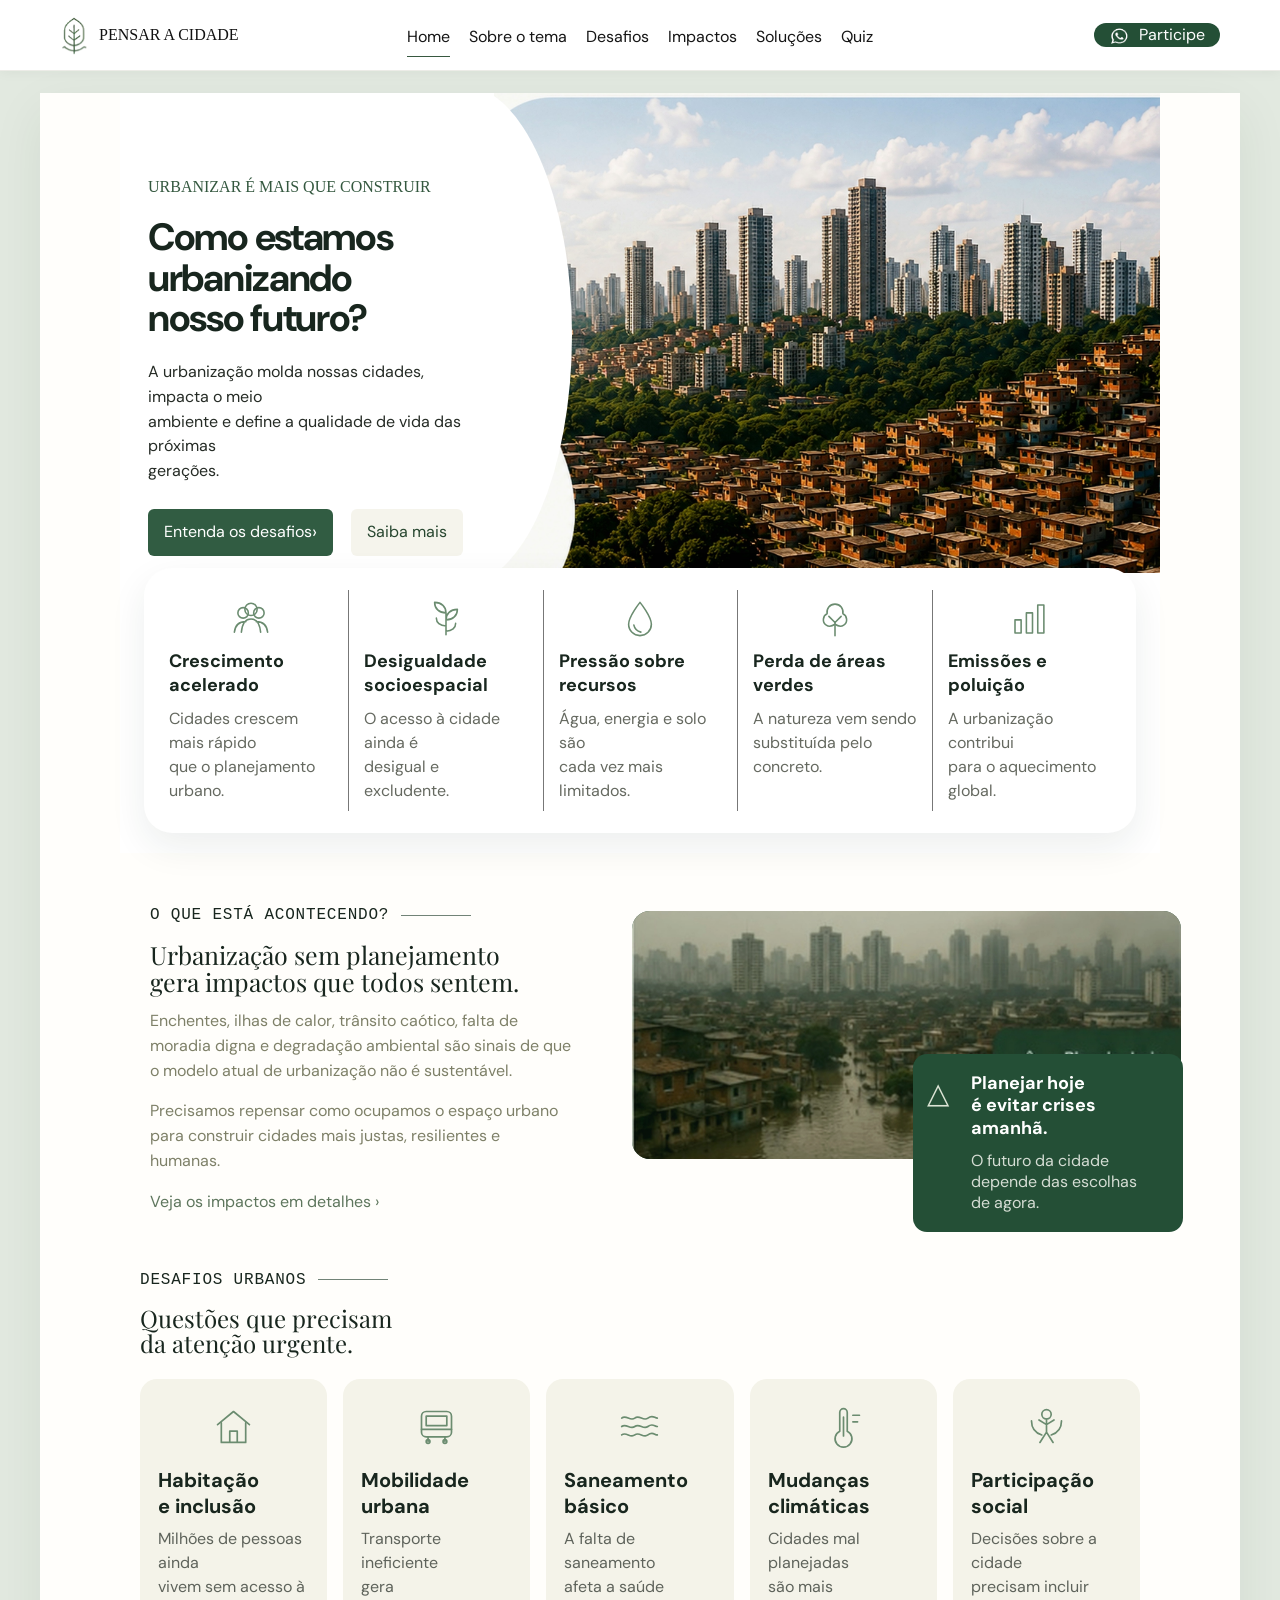
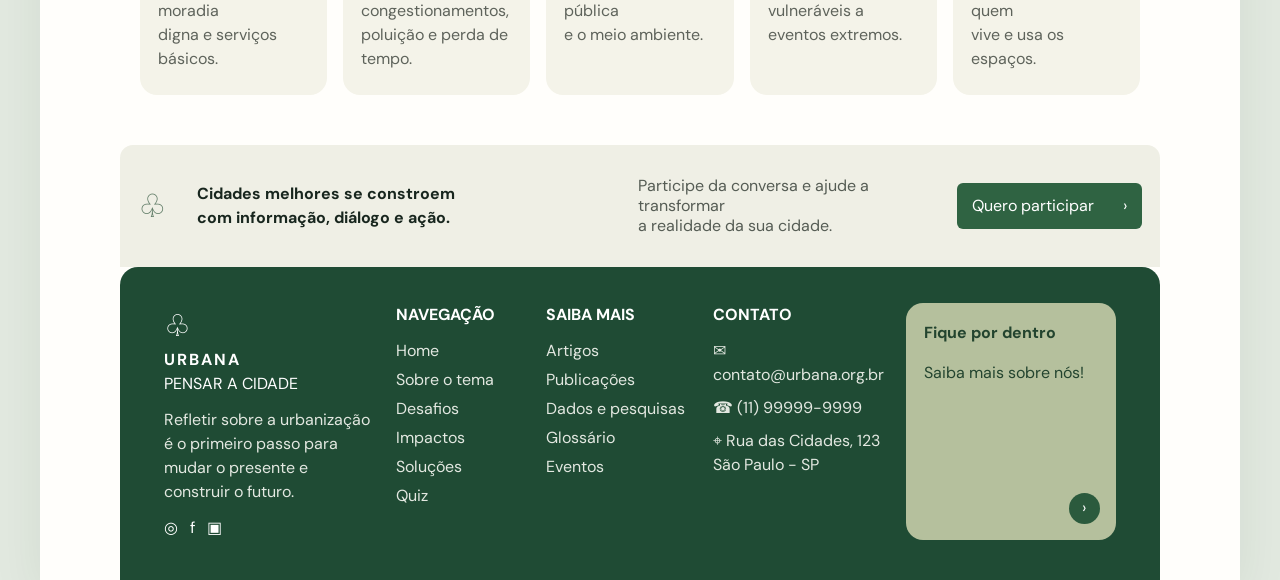
<file: index.html>
<!DOCTYPE html>

<html lang="pt-BR">
<head>
<meta charset="utf-8"/>
<meta content="width=device-width, initial-scale=1.0" name="viewport"/>
<title>Pensar a Cidade</title>
<link href="https://fonts.googleapis.com" rel="preconnect"/>
<link crossorigin="" href="https://fonts.gstatic.com" rel="preconnect"/>
<link href="https://fonts.googleapis.com/css2?family=DM+Sans:wght@400;500;600;700&amp;family=Playfair+Display:wght@400;500&amp;display=swap" rel="stylesheet"/>
<link href="style.css" rel="stylesheet"/>
<link rel="stylesheet" href="legibilidade.css"/>
<link rel="stylesheet" href="home-ajustes.css"/>
</head>
<body>
<header class="header"><div class="header-inner"><a class="brand" href="index.html"><img alt="Pensar a Cidade" class="site-logo-img" src="img/logo-folha.png"/><span>PENSAR A CIDADE</span></a><button aria-expanded="false" aria-label="Abrir menu" class="menu-btn"><span></span><span></span><span></span></button><nav class="nav"><a class="active" href="index.html">Home</a><a href="sobre/index.html">Sobre o tema</a><a href="desafios/index.html">Desafios</a><a href="impactos/index.html">Impactos</a><a href="solucoes/index.html">Soluções</a><a href="quiz/index.html">Quiz</a></nav><a class="participate" href="index.html#participar"><img alt="" class="wa-img" src="img/whatsapp.png"/>Participe</a></div></header>
<main id="inicio">
<section class="hero">
<div class="hero-copy">
<span class="eyebrow">URBANIZAR É MAIS QUE CONSTRUIR</span>
<h1>Como estamos<br/>urbanizando<br/>nosso futuro?</h1>
<p>A urbanização molda nossas cidades, impacta o meio<br class="desktop"/>ambiente e define a qualidade de vida das próximas<br class="desktop"/>gerações.</p>
<div class="hero-actions">
<a class="btn primary" href="desafios/index.html">Entenda os desafios <span>›</span></a>
<a class="btn secondary" href="sobre/index.html">Saiba mais</a>
</div>
</div>
<div class="hero-image">
<img alt="Cidade urbana com áreas verdes" src="img/hero-cidade-final.jpg">
</img></div>
<div class="hero-pillars">
<article class="pillar"><div class="pillar-icon icon-svg"><svg viewBox="0 0 48 48"><circle cx="15" cy="17" r="6"/><circle cx="33" cy="17" r="6"/><circle cx="24" cy="13" r="7"/><path d="M5 39c1-8 6-12 13-12m25 12c-1-8-6-12-13-12M13 39c1-10 5-15 11-15s10 5 11 15"/></svg></div><h3>Crescimento<br/>acelerado</h3><p>Cidades crescem mais rápido<br/>que o planejamento urbano.</p></article>
<article class="pillar"><div class="pillar-icon icon-svg"><svg viewBox="0 0 48 48"><path d="M24 42V17M24 17c-8 0-13-5-13-12 8 0 13 5 13 12Zm0 8c8 0 13-5 13-12-8 0-13 5-13 12ZM24 32c-7 0-11-4-11-9M24 38c7 0 11-4 11-9"/></svg></div><h3>Desigualdade<br/>socioespacial</h3><p>O acesso à cidade ainda é<br/>desigual e excludente.</p></article>
<article class="pillar"><div class="pillar-icon icon-svg"><svg viewBox="0 0 48 48"><path d="M24 5S11 21 11 30a13 13 0 0 0 26 0C37 21 24 5 24 5Z"/><path d="M17 31c1 5 4 7 8 8"/></svg></div><h3>Pressão sobre<br/>recursos</h3><p>Água, energia e solo são<br/>cada vez mais limitados.</p></article>
<article class="pillar"><div class="pillar-icon icon-svg"><svg viewBox="0 0 48 48"><path d="M24 43V28"/><path d="M24 7c-6 0-10 5-9 11-5 2-6 10-1 13 3 2 7 1 10-1 3 2 7 3 10 1 5-3 4-11-1-13 1-6-3-11-9-11Z"/><path d="m24 28-7-7m7 7 7-7"/></svg></div><h3>Perda de áreas<br/>verdes</h3><p>A natureza vem sendo<br/>substituída pelo concreto.</p></article>
<article class="pillar"><div class="pillar-icon icon-svg"><svg viewBox="0 0 48 48"><path d="M8 40V25h7v15H8Zm13 0V17h7v23h-7Zm13 0V8h7v32h-7Z"/></svg></div><h3>Emissões e<br/>poluição</h3><p>A urbanização contribui<br/>para o aquecimento global.</p></article>
</div>
</section>
<section class="happening page" id="impactos">
<div class="happening-copy">
<div class="small-title"><span>O QUE ESTÁ ACONTECENDO?</span><i></i></div>
<h2>Urbanização sem planejamento<br/>gera impactos que todos sentem.</h2>
<p>Enchentes, ilhas de calor, trânsito caótico, falta de<br class="desktop"/>moradia digna e degradação ambiental são sinais de que<br class="desktop"/>o modelo atual de urbanização não é sustentável.</p>
<p>Precisamos repensar como ocupamos o espaço urbano<br class="desktop"/>para construir cidades mais justas, resilientes e<br class="desktop"/>humanas.</p>
<a class="text-link" href="impactos/index.html">Veja os impactos em detalhes ›</a>
</div>
<div class="impact-media">
<div class="impact-photo"><img alt="Cidade alagada" src="img/cidade-alagada-final.jpg"/></div>
<div class="alert-card"><div class="alert-icon">△</div><div><h3>Planejar hoje<br/>é evitar crises<br/>amanhã.</h3><p>O futuro da cidade<br/>depende das escolhas<br/>de agora.</p></div></div>
</div>
</section>
<section class="urban-challenges page" id="desafios">
<div class="urban-title">
<div class="small-title"><span>DESAFIOS URBANOS</span><i></i></div>
<h2>Questões que precisam<br/>da atenção urgente.</h2>
</div>
<div class="urban-grid">
<article class="challenge-card"><div class="challenge-icon icon-svg"><svg viewBox="0 0 48 48"><path d="m7 22 17-14 17 14"/><path d="M11 20v21h26V20M20 41V29h8v12"/></svg></div><h3>Habitação<br/>e inclusão</h3><p>Milhões de pessoas ainda<br/>vivem sem acesso à moradia<br/>digna e serviços básicos.</p></article>
<article class="challenge-card"><div class="challenge-icon icon-svg"><svg viewBox="0 0 48 48"><rect x="8" y="8" width="32" height="27" rx="5"/><path d="M13 13h22v10H13zM8 27h32M15 35v5m18-5v5"/><circle cx="15" cy="40" r="2"/><circle cx="33" cy="40" r="2"/></svg></div><h3>Mobilidade<br/>urbana</h3><p>Transporte ineficiente<br/>gera congestionamentos,<br/>poluição e perda de tempo.</p></article>
<article class="challenge-card"><div class="challenge-icon icon-svg"><svg viewBox="0 0 48 48"><path d="M5 15c5-4 9 4 14 0s9 4 14 0 7 0 10 0M5 24c5-4 9 4 14 0s9 4 14 0 7 0 10 0M5 33c5-4 9 4 14 0s9 4 14 0 7 0 10 0"/></svg></div><h3>Saneamento<br/>básico</h3><p>A falta de saneamento<br/>afeta a saúde pública<br/>e o meio ambiente.</p></article>
<article class="challenge-card"><div class="challenge-icon icon-svg"><svg viewBox="0 0 48 48"><path d="M20 29V9a4 4 0 0 1 8 0v20a9 9 0 1 1-8 0Z"/><path d="M24 14v20M34 12h7m-7 7h5"/></svg></div><h3>Mudanças<br/>climáticas</h3><p>Cidades mal planejadas<br/>são mais vulneráveis a<br/>eventos extremos.</p></article>
<article class="challenge-card"><div class="challenge-icon icon-svg"><svg viewBox="0 0 48 48"><circle cx="24" cy="11" r="5"/><path d="M24 16v14m0-8-8-5m8 5 8-5m-8 13-7 11m7-11 7 11"/><path d="M8 18c0 8 5 13 11 15m21-15c0 8-5 13-11 15"/></svg></div><h3>Participação<br/>social</h3><p>Decisões sobre a cidade<br/>precisam incluir quem<br/>vive e usa os espaços.</p></article>
</div>
</section>
<section class="cta-bar page" id="participar">
<div class="cta-leaf">♧</div>
<div class="cta-main"><strong>Cidades melhores se constroem<br/>com informação, diálogo e ação.</strong></div>
<div class="cta-note">Participe da conversa e ajude a transformar<br/>a realidade da sua cidade.</div>
<a class="cta-button" href="index.html#participar">Quero participar <span>›</span></a>
</section>
<footer class="footer">
<div class="footer-grid">
<div class="footer-brand">
<div class="footer-logo">♧</div><h3>URBANA</h3><span>PENSAR A CIDADE</span>
<p>Refletir sobre a urbanização<br/>é o primeiro passo para<br/>mudar o presente e<br/>construir o futuro.</p>
<div class="social"><span>◎</span><span>f</span><span>▣</span></div>
</div>
<div class="footer-col"><h4>NAVEGAÇÃO</h4><a class="active" href="index.html">Home</a><a href="sobre/index.html">Sobre o tema</a><a href="desafios/index.html">Desafios</a><a href="impactos/index.html">Impactos</a><a href="solucoes/index.html">Soluções</a><a href="quiz/index.html">Quiz</a></div>
<div class="footer-col"><h4>SAIBA MAIS</h4><a href="#">Artigos</a><a href="#">Publicações</a><a href="#">Dados e pesquisas</a><a href="#">Glossário</a><a href="#">Eventos</a></div>
<div class="footer-col"><h4>CONTATO</h4><p>✉ contato@urbana.org.br</p><p>☎ (11) 99999-9999</p><p>⌖ Rua das Cidades, 123<br/>São Paulo - SP</p></div>
<div class="newsletter"><h4>Fique por dentro</h4><p>Saiba mais sobre nós!</p><a class="newsletter-arrow" href="novidades/index.html">›</a></div>
</div>
</footer>
<section id="tema"></section><section id="solucoes"></section>
</main>
<script src="script.js"></script>
</body>
</html>
</file>
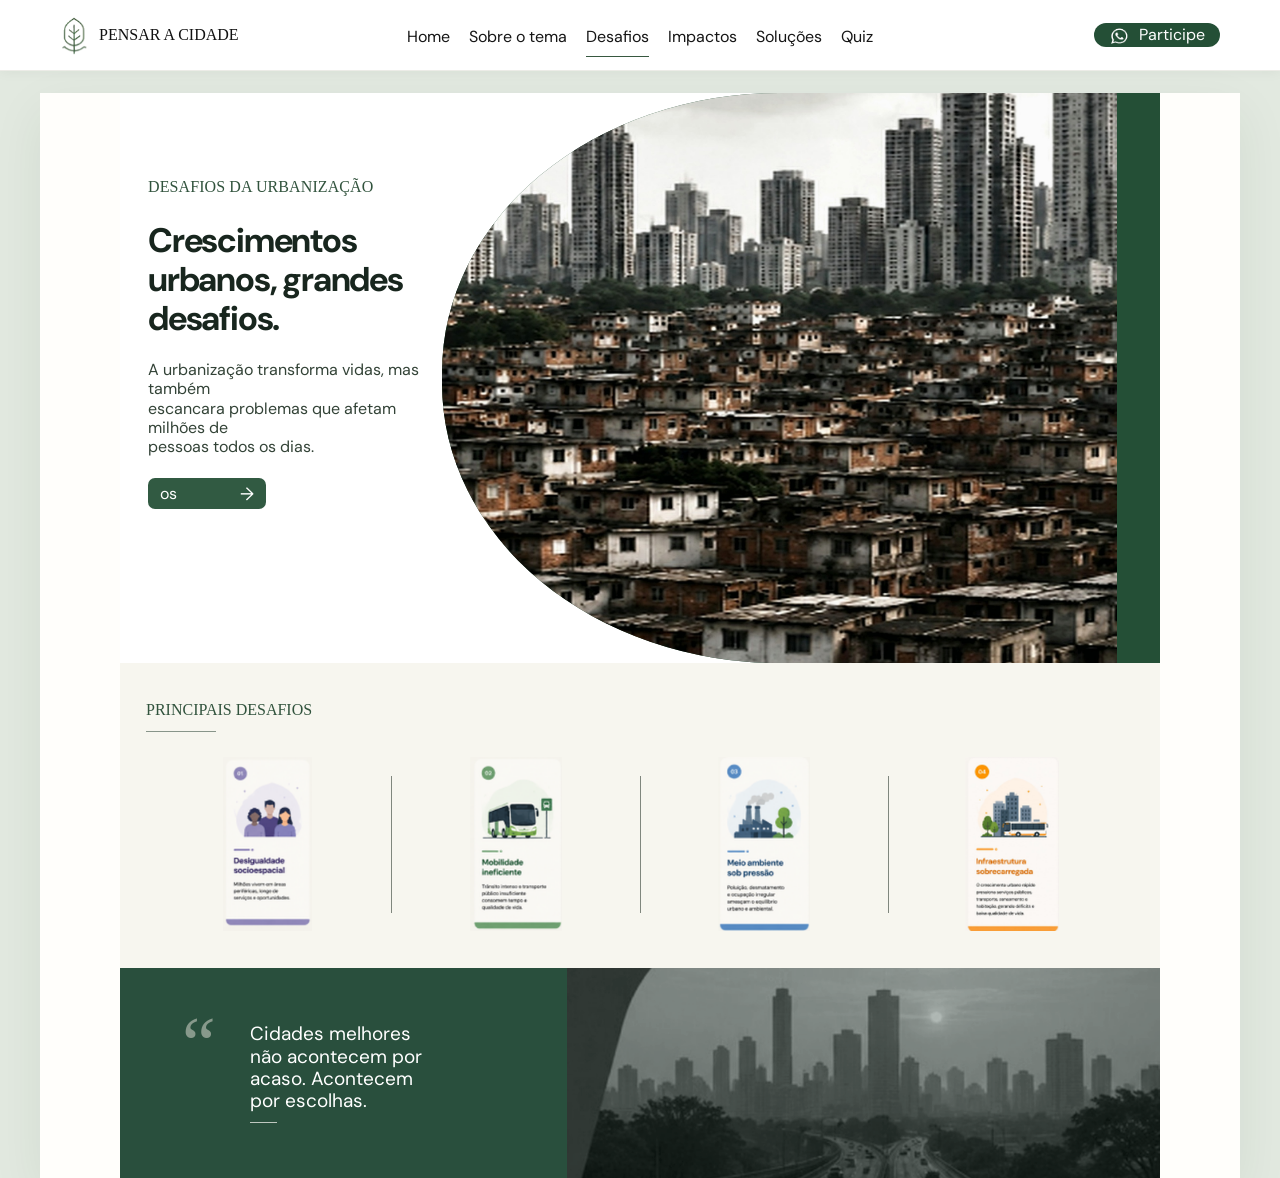
<file: desafios/index.html>
<!DOCTYPE html>

<html lang="pt-BR">
<head>
<meta charset="utf-8"/>
<meta content="width=device-width, initial-scale=1.0" name="viewport"/>
<title>Desafios da Urbanização</title>
<link href="https://fonts.googleapis.com" rel="preconnect"/>
<link crossorigin="" href="https://fonts.gstatic.com" rel="preconnect"/>
<link href="https://fonts.googleapis.com/css2?family=DM+Sans:wght@400;500;600;700&amp;family=Playfair+Display:wght@400;500;600&amp;display=swap" rel="stylesheet"/>
<link href="style.css" rel="stylesheet"/>
<link rel="stylesheet" href="../legibilidade.css"/>
</head>
<body>
<header class="header"><div class="header-inner"><a class="brand" href="../index.html"><img alt="Pensar a Cidade" class="site-logo-img" src="img/logo-folha.png"/><span>PENSAR A CIDADE</span></a><button aria-expanded="false" aria-label="Abrir menu" class="menu-btn"><span></span><span></span><span></span></button><nav class="nav"><a href="../index.html">Home</a><a href="../sobre/index.html">Sobre o tema</a><a class="active" href="../desafios/index.html">Desafios</a><a href="../impactos/index.html">Impactos</a><a href="../solucoes/index.html">Soluções</a><a href="../quiz/index.html">Quiz</a></nav><a class="participate" href="../index.html#participar"><img alt="" class="wa-img" src="img/whatsapp.png"/>Participe</a></div></header>
<main id="inicio">
<!-- HERO -->
<section class="hero" id="desafios">
<div class="hero-copy">
<span class="eyebrow">
        DESAFIOS DA URBANIZAÇÃO
      </span>
<h1>
        Crescimentos<br/>
        urbanos, grandes<br/>
        desafios.
      </h1>
<p>
        A urbanização transforma vidas, mas também<br class="desktop"/>
        escancara problemas que afetam milhões de<br class="desktop"/>
        pessoas todos os dias.
      </p>
<a class="cta" href="../desafios/index.html">
        Entenda os desafios
        <span>→</span>
</a>
</div>
<div class="hero-image">
<img alt="Cidade com prédios e comunidade urbana" src="img/hero-desafios-final.jpg">
</img></div>
</section>
<!-- PRINCIPAIS DESAFIOS -->
<section class="main-challenges" id="principais">
<div class="section-title">
<span class="title-text">
        PRINCIPAIS DESAFIOS
      </span>
<div class="title-line"></div>
</div>
<div class="challenge-cards">
<div class="challenge-item">
<img alt="Desigualdade socioespacial" src="img/desafio-1.png">
</img></div>
<div class="vertical-line"></div>
<div class="challenge-item">
<img alt="Mobilidade ineficiente" src="img/desafio-2.png"/>
</div>
<div class="vertical-line"></div>
<div class="challenge-item">
<img alt="Meio ambiente sob pressão" src="img/desafio-3.png"/>
</div>
<div class="vertical-line"></div>
<div class="challenge-item">
<img alt="Infraestrutura sobrecarregada" src="img/desafio-4.png"/>
</div>
</div>
</section>
<!-- FRASE FINAL -->
<section class="quote-section">
<div class="quote-copy">
<span class="big-quote">“</span>
<p>
        Cidades melhores<br/>
        não acontecem por<br/>
        acaso. Acontecem<br/>
        por escolhas.
      </p>
<span class="quote-line"></span>
</div>
<div class="quote-image">
<img alt="Cidade com estrada" src="img/cidade-estrada-final-polida.jpg"/>
</div>
</section>
<section id="tema"></section>
<section id="impactos"></section>
<section id="solucoes"></section>
<section id="quiz"></section>
<section id="participar"></section>
</main>
<script src="script.js"></script>
</body>
</html>
</file>
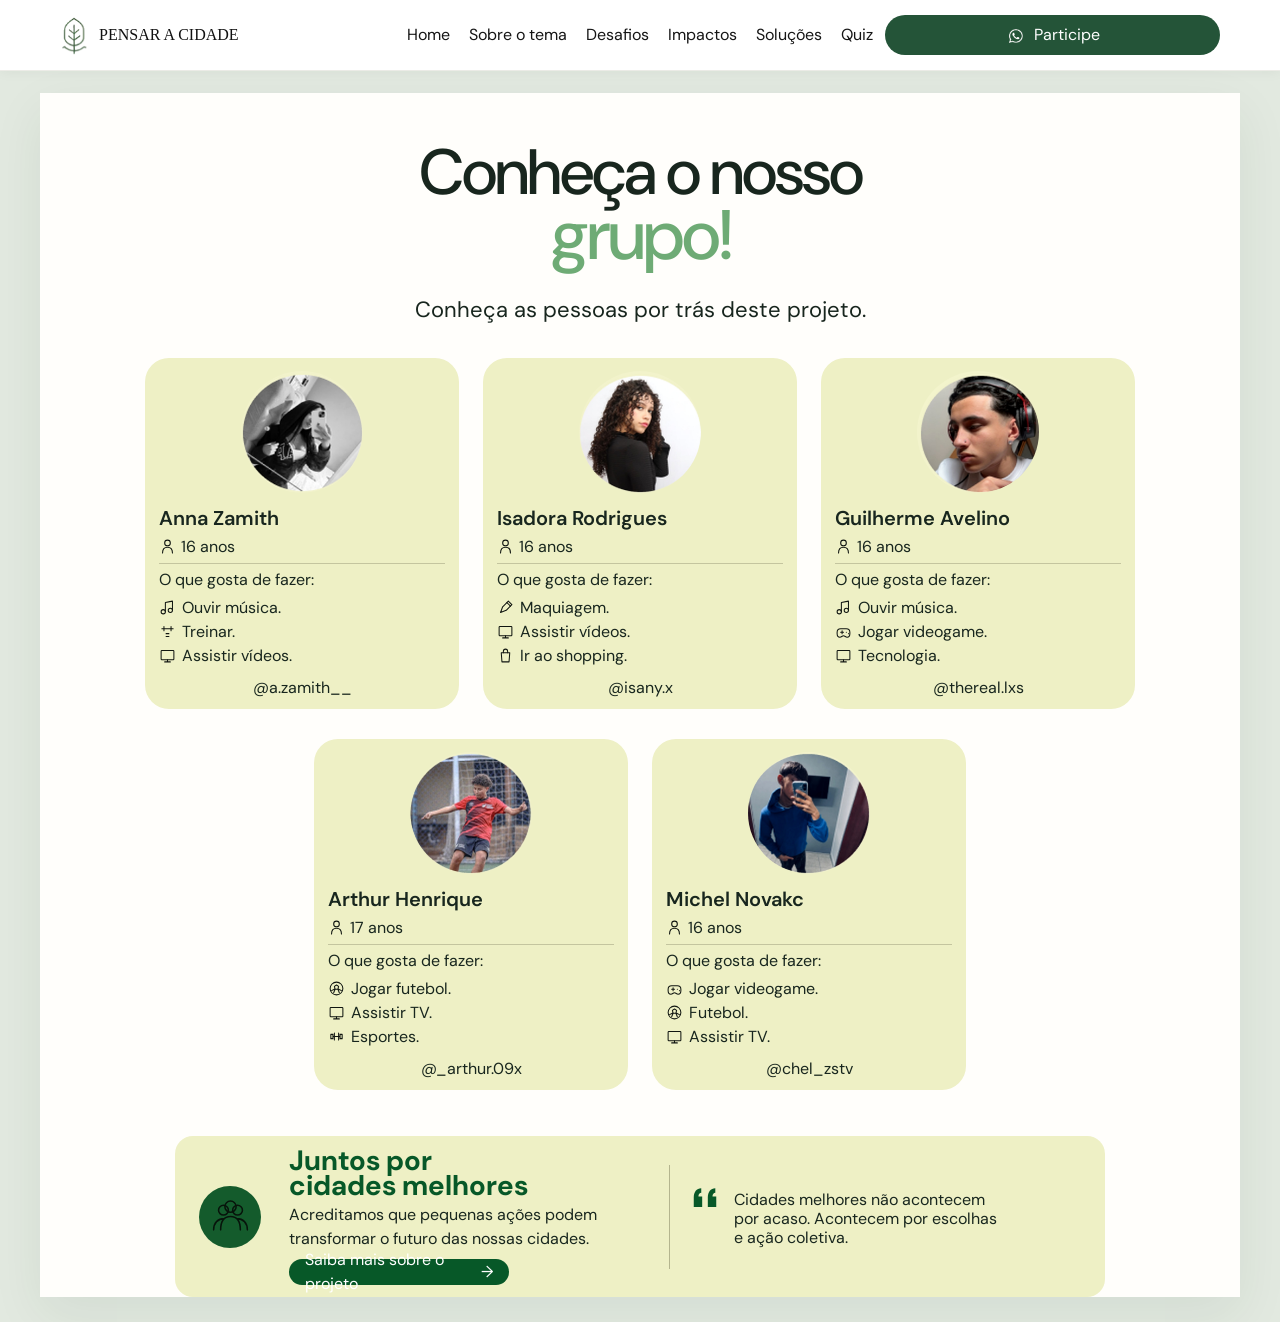
<file: equipe/index.html>
<!doctype html>
<html lang="pt-BR">
<head>
<meta charset="utf-8">
<meta name="viewport" content="width=device-width,initial-scale=1">
<title>Conheça o nosso grupo — Pensar a Cidade</title>
<link rel="preconnect" href="https://fonts.googleapis.com">
<link rel="preconnect" href="https://fonts.gstatic.com" crossorigin>
<link href="https://fonts.googleapis.com/css2?family=DM+Sans:wght@400;500;600;700&display=swap" rel="stylesheet">
<link rel="stylesheet" href="style.css">
<link rel="stylesheet" href="../legibilidade.css"/>
</head>
<body>

<header class="header">
  <div class="header-inner">
    <a class="brand" href="../index.html">
      <img class="site-logo-img" src="img/logo-folha.png" alt="Pensar a Cidade">
      <span>PENSAR A CIDADE</span>
    </a>

    <button class="menu-btn" aria-label="Abrir menu" aria-expanded="false">
      <span></span><span></span><span></span>
    </button>

    <nav class="nav">
      <a href="../index.html">Home</a>
      <a href="../sobre/index.html">Sobre o tema</a>
      <a href="../desafios/index.html">Desafios</a>
      <a href="../impactos/index.html">Impactos</a>
      <a href="../solucoes/index.html">Soluções</a>
      <a href="../quiz/index.html">Quiz</a>
    </nav>

    <a class="participate" href="../index.html#participar">
      <img class="wa-img" src="img/whatsapp.png" alt="">
      Participe
    </a>
  </div>
</header>

<main>
  <section class="intro">
    <h1>Conheça o nosso<br><span>grupo!</span></h1>
    <p>Conheça as pessoas por trás deste projeto.</p>
  </section>

  <section class="team-grid">

    <article class="member-card">
      <img class="member-photo anna" src="img/anna.jpg" alt="Anna Zamith">
      <h2>Anna Zamith</h2>
      <div class="age">
        <svg viewBox="0 0 24 24"><circle cx="12" cy="7" r="4"/><path d="M5 21c0-5 2.5-8 7-8s7 3 7 8"/></svg>
        <span>16 anos</span>
      </div>
      <div class="divider"></div>
      <p class="likes-title">O que gosta de fazer:</p>
      <ul>
        <li><svg viewBox="0 0 24 24"><path d="M9 18V5l10-2v13"/><circle cx="6" cy="18" r="3"/><circle cx="16" cy="16" r="3"/></svg>Ouvir música.</li>
        <li><svg viewBox="0 0 24 24"><path d="M4 8h3m10 0h3M7 5v6m10-6v6M7 8h10M10 15h4m-4 4h4"/></svg>Treinar.</li>
        <li><svg viewBox="0 0 24 24"><rect x="3" y="5" width="18" height="13" rx="1"/><path d="M8 21h8M12 18v3"/></svg>Assistir vídeos.</li>
      </ul>
      <small>@a.zamith__</small>
    </article>

    <article class="member-card">
      <img class="member-photo isadora" src="img/isadora.jpg" alt="Isadora Rodrigues">
      <h2>Isadora Rodrigues</h2>
      <div class="age">
        <svg viewBox="0 0 24 24"><circle cx="12" cy="7" r="4"/><path d="M5 21c0-5 2.5-8 7-8s7 3 7 8"/></svg>
        <span>16 anos</span>
      </div>
      <div class="divider"></div>
      <p class="likes-title">O que gosta de fazer:</p>
      <ul>
        <li><svg viewBox="0 0 24 24"><path d="m5 19 3-8 8-8 5 5-8 8-8 3Z"/><path d="m14 5 5 5"/></svg>Maquiagem.</li>
        <li><svg viewBox="0 0 24 24"><rect x="3" y="5" width="18" height="13" rx="1"/><path d="M8 21h8M12 18v3"/></svg>Assistir vídeos.</li>
        <li><svg viewBox="0 0 24 24"><path d="M6 8h12l-1 13H7L6 8Z"/><path d="M9 8V6a3 3 0 0 1 6 0v2"/></svg>Ir ao shopping.</li>
      </ul>
      <small>@isany.x</small>
    </article>

    <article class="member-card">
      <img class="member-photo guilherme" src="img/guilherme.jpg" alt="Guilherme Avelino">
      <h2>Guilherme Avelino</h2>
      <div class="age">
        <svg viewBox="0 0 24 24"><circle cx="12" cy="7" r="4"/><path d="M5 21c0-5 2.5-8 7-8s7 3 7 8"/></svg>
        <span>16 anos</span>
      </div>
      <div class="divider"></div>
      <p class="likes-title">O que gosta de fazer:</p>
      <ul>
        <li><svg viewBox="0 0 24 24"><path d="M9 18V5l10-2v13"/><circle cx="6" cy="18" r="3"/><circle cx="16" cy="16" r="3"/></svg>Ouvir música.</li>
        <li><svg viewBox="0 0 24 24"><path d="M8 8h8c3 0 5 2 5 5v2c0 3-2 5-4 5-2 0-3-2-5-2s-3 2-5 2c-2 0-4-2-4-5v-2c0-3 2-5 5-5Z"/><path d="M8 13h4m-2-2v4m6-2h.01m3 2h.01"/></svg>Jogar videogame.</li>
        <li><svg viewBox="0 0 24 24"><rect x="3" y="5" width="18" height="13" rx="1"/><path d="M8 21h8M12 18v3"/></svg>Tecnologia.</li>
      </ul>
      <small>@thereal.lxs</small>
    </article>

    <article class="member-card">
      <img class="member-photo arthur" src="img/arthur.jpg" alt="Arthur Henrique">
      <h2>Arthur Henrique</h2>
      <div class="age">
        <svg viewBox="0 0 24 24"><circle cx="12" cy="7" r="4"/><path d="M5 21c0-5 2.5-8 7-8s7 3 7 8"/></svg>
        <span>17 anos</span>
      </div>
      <div class="divider"></div>
      <p class="likes-title">O que gosta de fazer:</p>
      <ul>
        <li><svg viewBox="0 0 24 24"><circle cx="12" cy="12" r="9"/><path d="m12 7 3 2-1 4h-4L9 9l3-2Zm-3 6-4 2m10-2 4 2M8 18l2-5m6 5-2-5"/></svg>Jogar futebol.</li>
        <li><svg viewBox="0 0 24 24"><rect x="3" y="5" width="18" height="13" rx="1"/><path d="M8 21h8M12 18v3"/></svg>Assistir TV.</li>
        <li><svg viewBox="0 0 24 24"><path d="M4 9h3v6H4V9Zm13 0h3v6h-3V9ZM7 12h10M9 7v10m6-10v10"/></svg>Esportes.</li>
      </ul>
      <small>@_arthur.09x</small>
    </article>

    <article class="member-card">
      <img class="member-photo michel" src="img/michel.jpg" alt="Michel Novakc">
      <h2>Michel Novakc</h2>
      <div class="age">
        <svg viewBox="0 0 24 24"><circle cx="12" cy="7" r="4"/><path d="M5 21c0-5 2.5-8 7-8s7 3 7 8"/></svg>
        <span>16 anos</span>
      </div>
      <div class="divider"></div>
      <p class="likes-title">O que gosta de fazer:</p>
      <ul>
        <li><svg viewBox="0 0 24 24"><path d="M8 8h8c3 0 5 2 5 5v2c0 3-2 5-4 5-2 0-3-2-5-2s-3 2-5 2c-2 0-4-2-4-5v-2c0-3 2-5 5-5Z"/><path d="M8 13h4m-2-2v4m6-2h.01m3 2h.01"/></svg>Jogar videogame.</li>
        <li><svg viewBox="0 0 24 24"><circle cx="12" cy="12" r="9"/><path d="m12 7 3 2-1 4h-4L9 9l3-2Zm-3 6-4 2m10-2 4 2M8 18l2-5m6 5-2-5"/></svg>Futebol.</li>
        <li><svg viewBox="0 0 24 24"><rect x="3" y="5" width="18" height="13" rx="1"/><path d="M8 21h8M12 18v3"/></svg>Assistir TV.</li>
      </ul>
      <small>@chel_zstv</small>
    </article>

  </section>

  <section class="final-banner">
    <div class="group-icon" aria-hidden="true">
      <svg viewBox="0 0 64 64">
        <circle cx="22" cy="23" r="7"/>
        <circle cx="42" cy="23" r="7"/>
        <circle cx="32" cy="18" r="8"/>
        <path d="M8 51c0-10 6-16 15-16M56 51c0-10-6-16-15-16M18 51c0-12 5-19 14-19s14 7 14 19"/>
      </svg>
    </div>

    <div class="banner-copy">
      <h2>Juntos por<br>cidades melhores</h2>
      <p>Acreditamos que pequenas ações podem<br>transformar o futuro das nossas cidades.</p>
      <a href="../sobre/index.html">Saiba mais sobre o projeto <span>→</span></a>
    </div>

    <div class="banner-divider"></div>

    <div class="banner-quote">
      <svg class="quote-svg" viewBox="0 0 32 24" aria-hidden="true">
        <path d="M4 12C4 6 7 2 12 2v5c-2 0-3 2-3 4h4v11H4V12Zm15 0c0-6 3-10 8-10v5c-2 0-3 2-3 4h4v11h-9V12Z"/>
      </svg>
      <p>Cidades melhores não acontecem<br>por acaso. Acontecem por escolhas<br>e ação coletiva.</p>
    </div>
  </section>
</main>

<script src="script.js"></script>
</body>
</html>
</file>
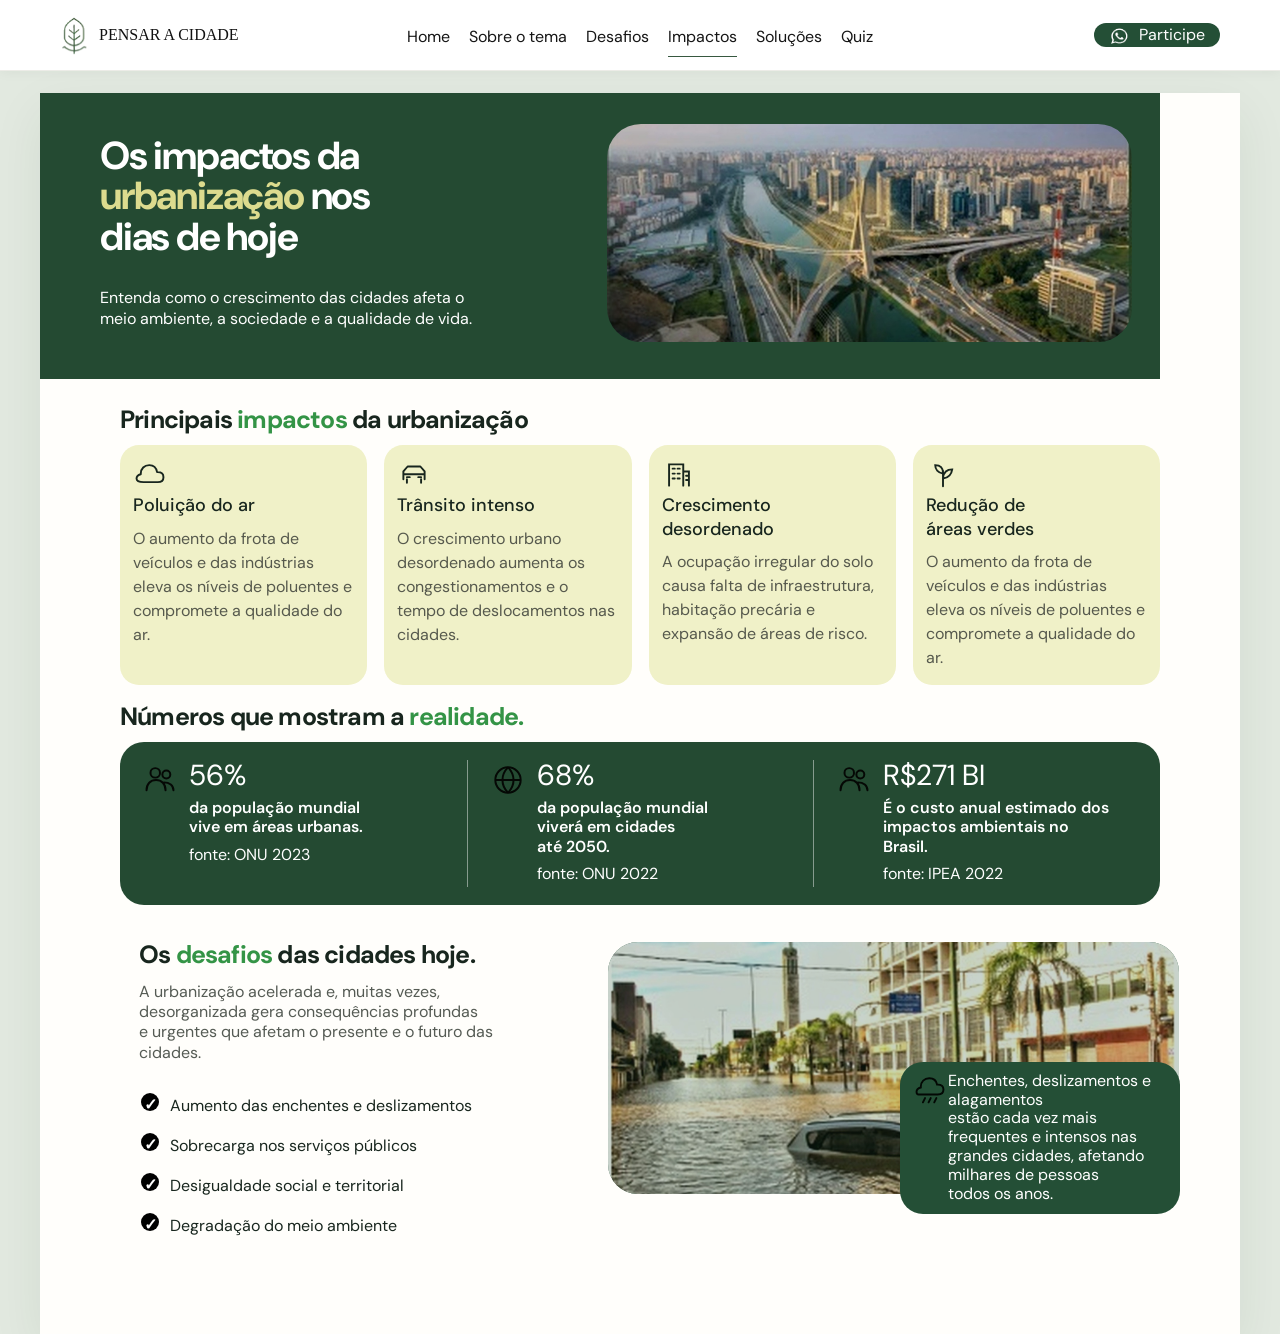
<file: impactos/index.html>
<!DOCTYPE html>

<html lang="pt-BR">
<head>
<meta charset="utf-8"/>
<meta content="width=device-width, initial-scale=1.0" name="viewport"/>
<title>Impactos da Urbanização</title>
<link href="https://fonts.googleapis.com" rel="preconnect"/>
<link crossorigin="" href="https://fonts.gstatic.com" rel="preconnect"/>
<link href="https://fonts.googleapis.com/css2?family=DM+Sans:wght@400;500;600;700&amp;family=Playfair+Display:wght@400;500;600&amp;display=swap" rel="stylesheet"/>
<link href="style.css" rel="stylesheet"/>
<link rel="stylesheet" href="../legibilidade.css"/>
</head>
<body>
<header class="header"><div class="header-inner"><a class="brand" href="../index.html"><img alt="Pensar a Cidade" class="site-logo-img" src="img/logo-folha.png"/><span>PENSAR A CIDADE</span></a><button aria-expanded="false" aria-label="Abrir menu" class="menu-btn"><span></span><span></span><span></span></button><nav class="nav"><a href="../index.html">Home</a><a href="../sobre/index.html">Sobre o tema</a><a href="../desafios/index.html">Desafios</a><a class="active" href="../impactos/index.html">Impactos</a><a href="../solucoes/index.html">Soluções</a><a href="../quiz/index.html">Quiz</a></nav><a class="participate" href="../index.html#participar"><img alt="" class="wa-img" src="img/whatsapp.png"/>Participe</a></div></header>
<main id="inicio">
<section class="hero" id="impactos">
<div class="page-width hero-grid">
<div class="hero-copy">
<h1>
          Os impactos da<br/>
<span>urbanização</span> nos<br/>
          dias de hoje
        </h1>
<p>
          Entenda como o crescimento das cidades afeta o<br class="desktop"/>
          meio ambiente, a sociedade e a qualidade de vida.
        </p>
</div>
<div class="hero-image">
<img alt="Vista aérea de uma grande cidade" src="img/cidade-impactos-final.jpg">
</img></div>
</div>
</section>
<section class="impacts page-width">
<h2>Principais <span>impactos</span> da urbanização</h2>
<div class="impact-grid">
<article class="impact-card">
<div class="card-icon">
<svg viewbox="0 0 48 48">
<path d="M15 34h20c5 0 8-3 8-7s-3-7-8-7h-1C33 14 29 10 23 10c-7 0-12 5-12 12v1c-4 1-6 3-6 6 0 3 3 5 10 5Z" fill="none" stroke="currentColor" stroke-linejoin="round" stroke-width="2.7"></path>
</svg>
</div>
<h3>Poluição do ar</h3>
<p>O aumento da frota de veículos e das indústrias eleva os níveis de poluentes e compromete a qualidade do ar.</p>
</article>
<article class="impact-card">
<div class="card-icon">
<svg viewbox="0 0 48 48">
<path d="M9 30V19l6-7h18l6 7v11M9 23h30M14 30v5M34 30v5M14 27h4M30 27h4" fill="none" stroke="currentColor" stroke-linecap="round" stroke-linejoin="round" stroke-width="2.7"></path>
</svg>
</div>
<h3>Trânsito intenso</h3>
<p>O crescimento urbano desordenado aumenta os congestionamentos e o tempo de deslocamentos nas cidades.</p>
</article>
<article class="impact-card">
<div class="card-icon">
<svg viewbox="0 0 48 48">
<path d="M10 39V9h20v30M30 19h8v20M15 15h3M22 15h3M15 22h3M22 22h3M15 29h3M22 29h3M34 25h2M34 31h2" fill="none" stroke="currentColor" stroke-linecap="round" stroke-width="2.7"></path>
</svg>
</div>
<h3>Crescimento<br/>desordenado</h3>
<p>A ocupação irregular do solo causa falta de infraestrutura, habitação precária e expansão de áreas de risco.</p>
</article>
<article class="impact-card">
<div class="card-icon">
<svg viewbox="0 0 48 48">
<path d="M24 40V18M24 22c-7-1-11-6-11-12 7 0 11 4 11 11M24 29c7-1 12-6 13-13-7 0-12 4-13 12" fill="none" stroke="currentColor" stroke-linecap="round" stroke-width="2.7"></path>
</svg>
</div>
<h3>Redução de<br/>áreas verdes</h3>
<p>O aumento da frota de veículos e das indústrias eleva os níveis de poluentes e compromete a qualidade do ar.</p>
</article>
</div>
</section>
<section class="numbers page-width">
<h2>Números que mostram a <span>realidade.</span></h2>
<div class="stats-bar">
<div class="stat">
<div class="stat-icon">
<svg viewbox="0 0 48 48">
<circle cx="18" cy="15" fill="none" r="6" stroke="currentColor" stroke-width="2.5"></circle>
<circle cx="32" cy="17" fill="none" r="5" stroke="currentColor" stroke-width="2.5"></circle>
<path d="M7 37c0-8 5-13 12-13s12 5 12 13M29 27c7 0 12 4 12 10" fill="none" stroke="currentColor" stroke-linecap="round" stroke-width="2.5"></path>
</svg>
</div>
<div>
<strong>56%</strong>
<p>da população mundial<br/>vive em áreas urbanas.</p>
<small>fonte: ONU 2023</small>
</div>
</div>
<div class="stat">
<div class="stat-icon">
<svg viewbox="0 0 48 48">
<circle cx="24" cy="24" fill="none" r="16" stroke="currentColor" stroke-width="2.5"></circle>
<path d="M8 24h32M24 8c5 5 7 10 7 16s-2 11-7 16M24 8c-5 5-7 10-7 16s2 11 7 16" fill="none" stroke="currentColor" stroke-width="2.5"></path>
</svg>
</div>
<div>
<strong>68%</strong>
<p>da população mundial<br/>viverá em cidades<br/>até 2050.</p>
<small>fonte: ONU 2022</small>
</div>
</div>
<div class="stat">
<div class="stat-icon">
<svg viewbox="0 0 48 48">
<circle cx="18" cy="15" fill="none" r="6" stroke="currentColor" stroke-width="2.5"></circle>
<circle cx="32" cy="17" fill="none" r="5" stroke="currentColor" stroke-width="2.5"></circle>
<path d="M7 37c0-8 5-13 12-13s12 5 12 13M29 27c7 0 12 4 12 10" fill="none" stroke="currentColor" stroke-linecap="round" stroke-width="2.5"></path>
</svg>
</div>
<div>
<strong>R$271 BI</strong>
<p>É o custo anual estimado dos<br/>impactos ambientais no<br/>Brasil.</p>
<small>fonte: IPEA 2022</small>
</div>
</div>
</div>
</section>
<section class="challenges page-width" id="desafios">
<div class="challenge-copy">
<h2>Os <span>desafios</span> das cidades hoje.</h2>
<p class="intro">
        A urbanização acelerada e, muitas vezes,<br class="desktop"/>
        desorganizada gera consequências profundas<br class="desktop"/>
        e urgentes que afetam o presente e o futuro das<br class="desktop"/>
        cidades.
      </p>
<ul class="challenge-list">
<li>Aumento das enchentes e deslizamentos</li>
<li>Sobrecarga nos serviços públicos</li>
<li>Desigualdade social e territorial</li>
<li>Degradação do meio ambiente</li>
</ul>
</div>
<div class="challenge-media">
<div class="flood-image">
<img alt="Rua alagada" src="img/enchente-final.jpg">
</img></div>
<div class="alert-card">
<div class="rain-icon">
<svg viewbox="0 0 48 48">
<path d="M14 29h21c5 0 8-3 8-7s-3-7-8-7h-1C33 9 29 6 23 6c-7 0-12 5-12 12v1c-4 1-6 3-6 6 0 3 2 4 3 4Z" fill="none" stroke="currentColor" stroke-width="2.7"></path>
<path d="M17 34l-3 6M25 34l-3 6M33 34l-3 6" fill="none" stroke="currentColor" stroke-linecap="round" stroke-width="2.7"></path>
</svg>
</div>
<p>
          Enchentes, deslizamentos e alagamentos<br/>
          estão cada vez mais frequentes e intensos nas<br/>
          grandes cidades, afetando milhares de pessoas<br/>
          todos os anos.
        </p>
</div>
</div>
</section>
<section id="tema"></section>
<section id="solucoes"></section>
<section id="quiz"></section>
<section id="participar"></section>
</main>
<script src="script.js"></script>
</body>
</html>
</file>
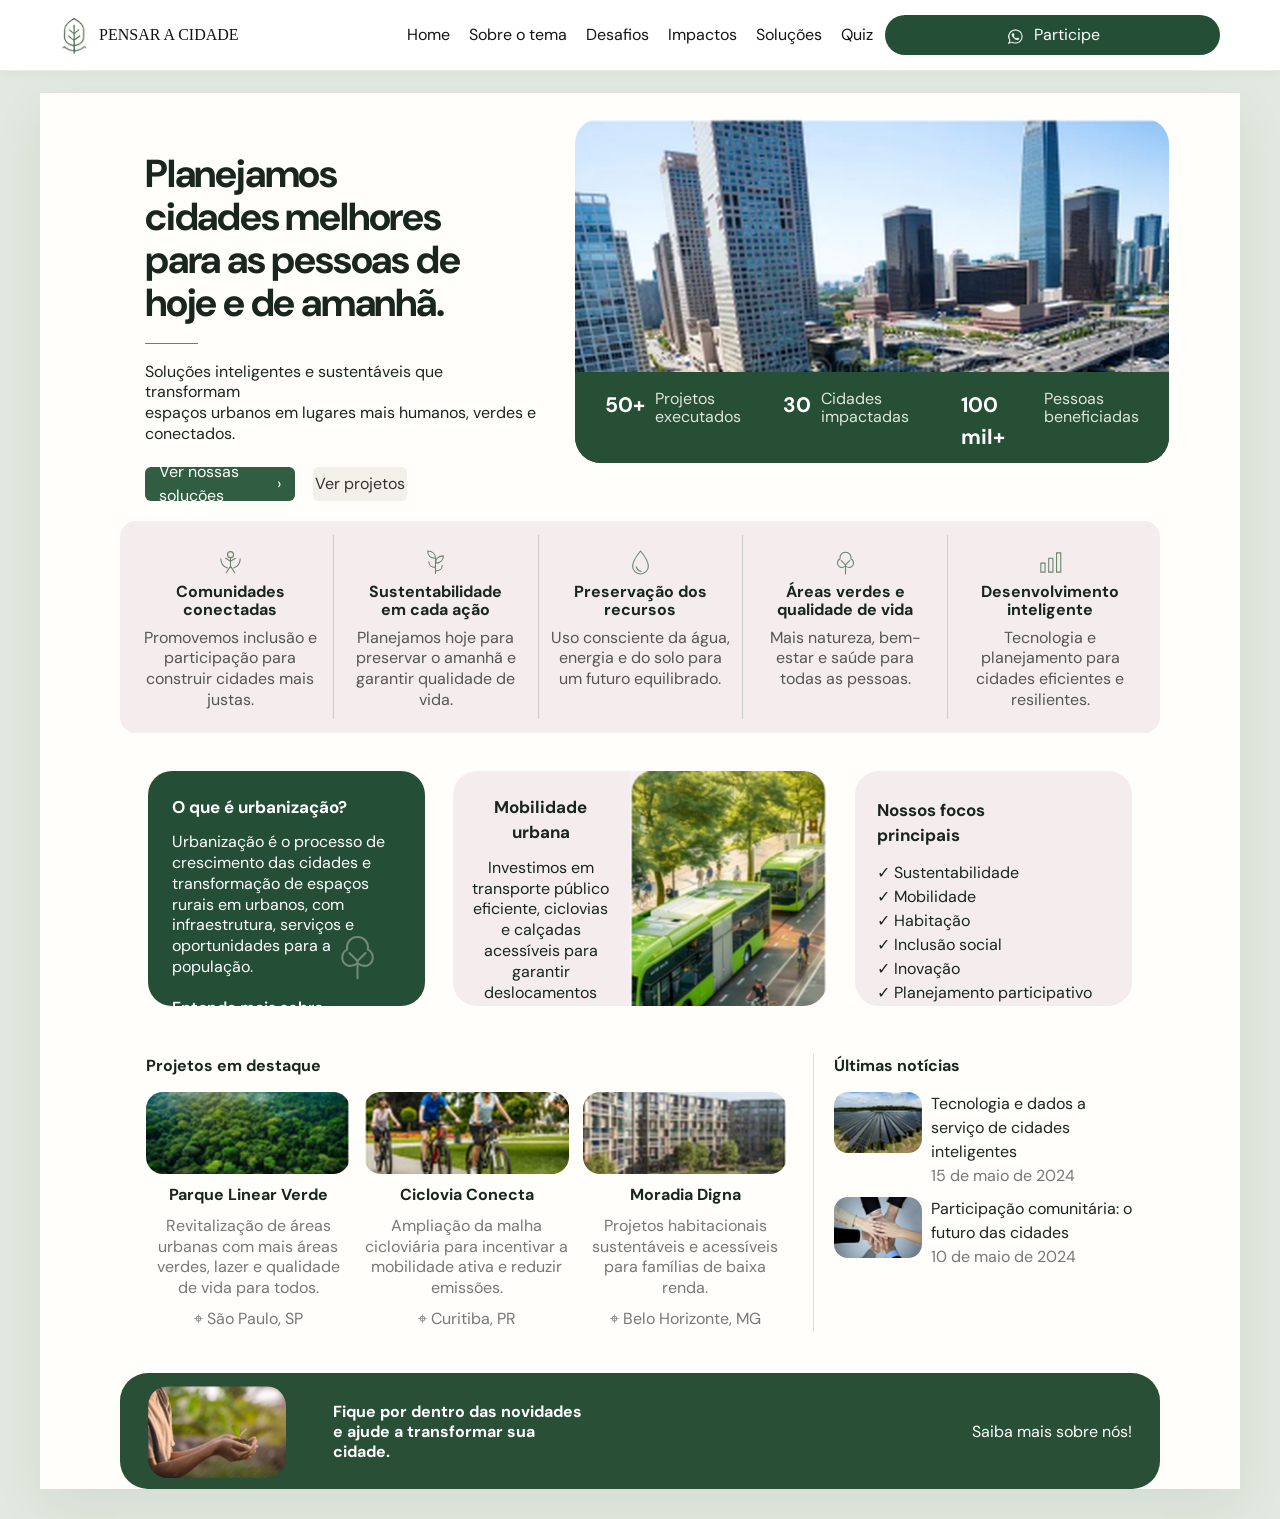
<file: novidades/index.html>
<!doctype html>
<html lang="pt-BR">
<head>
<meta charset="utf-8">
<meta name="viewport" content="width=device-width,initial-scale=1">
<title>Novidades — Pensar a Cidade</title>
<link rel="preconnect" href="https://fonts.googleapis.com">
<link rel="preconnect" href="https://fonts.gstatic.com" crossorigin>
<link href="https://fonts.googleapis.com/css2?family=DM+Sans:wght@400;500;600;700&family=Playfair+Display:wght@400;500&display=swap" rel="stylesheet">
<link rel="stylesheet" href="style.css">
<link rel="stylesheet" href="../legibilidade.css"/>
</head>
<body>

<header class="header">
  <div class="header-inner">
    <a class="brand" href="../index.html">
      <img class="site-logo-img" src="img/logo-folha.png" alt="Pensar a Cidade">
      <span>PENSAR A CIDADE</span>
    </a>
    <button class="menu-btn" aria-label="Abrir menu"><span></span><span></span><span></span></button>
    <nav class="nav">
      <a href="../index.html">Home</a>
      <a href="../sobre/index.html">Sobre o tema</a>
      <a href="../desafios/index.html">Desafios</a>
      <a href="../impactos/index.html">Impactos</a>
      <a href="../solucoes/index.html">Soluções</a>
      <a href="../quiz/index.html">Quiz</a>
    </nav>
    <a class="participate" href="../index.html#participar">
      <img class="wa-img" src="img/whatsapp.png" alt="">
      Participe
    </a>
  </div>
</header>

<main>
<section class="hero page">
  <div class="hero-copy">
    <h1>Planejamos<br>cidades melhores<br>para as pessoas de<br>hoje e de amanhã.</h1>
    <div class="line"></div>
    <p>Soluções inteligentes e sustentáveis que transformam<br>espaços urbanos em lugares mais humanos, verdes e<br>conectados.</p>
    <div class="actions">
      <a class="btn primary" href="../solucoes/index.html">Ver nossas soluções <span>›</span></a>
      <a class="btn light" href="#projetos">Ver projetos</a>
    </div>
  </div>

  <div class="hero-media">
    <img src="img/hero-cidade.jpg" alt="Cidade planejada">
    <div class="metrics">
      <div><strong>50+</strong><span>Projetos<br>executados</span></div>
      <div><strong>30</strong><span>Cidades<br>impactadas</span></div>
      <div><strong>100 mil+</strong><span>Pessoas<br>beneficiadas</span></div>
    </div>
  </div>
</section>

<section class="pillars page">
  <article><div class="ico icon-svg"><svg viewBox="0 0 48 48"><circle cx="24" cy="11" r="5"/><path d="M24 16v14m0-8-8-5m8 5 8-5m-8 13-7 11m7-11 7 11"/><path d="M8 18c0 8 5 13 11 15m21-15c0 8-5 13-11 15"/></svg></div><h3>Comunidades<br>conectadas</h3><p>Promovemos inclusão e participação para construir cidades mais justas.</p></article>
  <article><div class="ico icon-svg"><svg viewBox="0 0 48 48"><path d="M24 42V17M24 17c-8 0-13-5-13-12 8 0 13 5 13 12Zm0 8c8 0 13-5 13-12-8 0-13 5-13 12ZM24 32c-7 0-11-4-11-9M24 38c7 0 11-4 11-9"/></svg></div><h3>Sustentabilidade<br>em cada ação</h3><p>Planejamos hoje para preservar o amanhã e garantir qualidade de vida.</p></article>
  <article><div class="ico icon-svg"><svg viewBox="0 0 48 48"><path d="M24 5S11 21 11 30a13 13 0 0 0 26 0C37 21 24 5 24 5Z"/><path d="M17 31c1 5 4 7 8 8"/></svg></div><h3>Preservação dos<br>recursos</h3><p>Uso consciente da água, energia e do solo para um futuro equilibrado.</p></article>
  <article><div class="ico icon-svg"><svg viewBox="0 0 48 48"><path d="M24 43V28"/><path d="M24 7c-6 0-10 5-9 11-5 2-6 10-1 13 3 2 7 1 10-1 3 2 7 3 10 1 5-3 4-11-1-13 1-6-3-11-9-11Z"/><path d="m24 28-7-7m7 7 7-7"/></svg></div><h3>Áreas verdes e<br>qualidade de vida</h3><p>Mais natureza, bem-estar e saúde para todas as pessoas.</p></article>
  <article><div class="ico icon-svg"><svg viewBox="0 0 48 48"><path d="M8 40V25h7v15H8Zm13 0V17h7v23h-7Zm13 0V8h7v32h-7Z"/></svg></div><h3>Desenvolvimento<br>inteligente</h3><p>Tecnologia e planejamento para cidades eficientes e resilientes.</p></article>
</section>

<section class="info-grid page">
  <article class="green-card">
    <h2>O que é urbanização?</h2>
    <p>Urbanização é o processo de crescimento das cidades e transformação de espaços rurais em urbanos, com infraestrutura, serviços e oportunidades para a população.</p>
    <a href="../sobre/index.html">Entenda mais sobre urbanização ›</a>
    <div class="leaf icon-svg"><svg viewBox="0 0 48 48"><path d="M24 43V28"/><path d="M24 7c-6 0-10 5-9 11-5 2-6 10-1 13 3 2 7 1 10-1 3 2 7 3 10 1 5-3 4-11-1-13 1-6-3-11-9-11Z"/><path d="m24 28-7-7m7 7 7-7"/></svg></div>
  </article>

  <article class="mobility-card">
    <div class="copy"><h2>Mobilidade urbana</h2><p>Investimos em transporte público eficiente, ciclovias e calçadas acessíveis para garantir deslocamentos seguros, rápidos e sustentáveis.</p></div>
    <img src="img/mobilidade.jpg" alt="Ônibus e ciclovia">
  </article>

  <article class="focus-card">
    <h2>Nossos focos<br>principais</h2>
    <p>✓ Sustentabilidade<br>✓ Mobilidade<br>✓ Habitação<br>✓ Inclusão social<br>✓ Inovação<br>✓ Planejamento participativo</p>
  </article>
</section>

<section class="projects page" id="projetos">
  <div class="projects-main">
    <h2>Projetos em destaque</h2>
    <div class="project-grid">
      <article><img src="img/projeto-verde.jpg" alt=""><h3>Parque Linear Verde</h3><p>Revitalização de áreas urbanas com mais áreas verdes, lazer e qualidade de vida para todos.</p><small>⌖ São Paulo, SP</small></article>
      <article><img src="img/ciclovia.jpg" alt=""><h3>Ciclovia Conecta</h3><p>Ampliação da malha cicloviária para incentivar a mobilidade ativa e reduzir emissões.</p><small>⌖ Curitiba, PR</small></article>
      <article><img src="img/moradia.jpg" alt=""><h3>Moradia Digna</h3><p>Projetos habitacionais sustentáveis e acessíveis para famílias de baixa renda.</p><small>⌖ Belo Horizonte, MG</small></article>
    </div>
  </div>

  <aside class="news">
    <h2>Últimas notícias</h2>
    <div class="news-item"><img src="img/noticia-solar.jpg" alt=""><p>Tecnologia e dados a serviço de cidades inteligentes<br><small>15 de maio de 2024</small></p></div>
    <div class="news-item"><img src="img/noticia-pessoas.jpg" alt=""><p>Participação comunitária: o futuro das cidades<br><small>10 de maio de 2024</small></p></div>
  </aside>
</section>

<section class="bottom-banner page">
  <img src="img/banner-maos.jpg" alt="">
  <strong>Fique por dentro das novidades<br>e ajude a transformar sua<br>cidade.</strong>
  <a href="../equipe/index.html">Saiba mais sobre nós!</a>
</section>
</main>

<script src="script.js"></script>
</body>
</html>
</file>
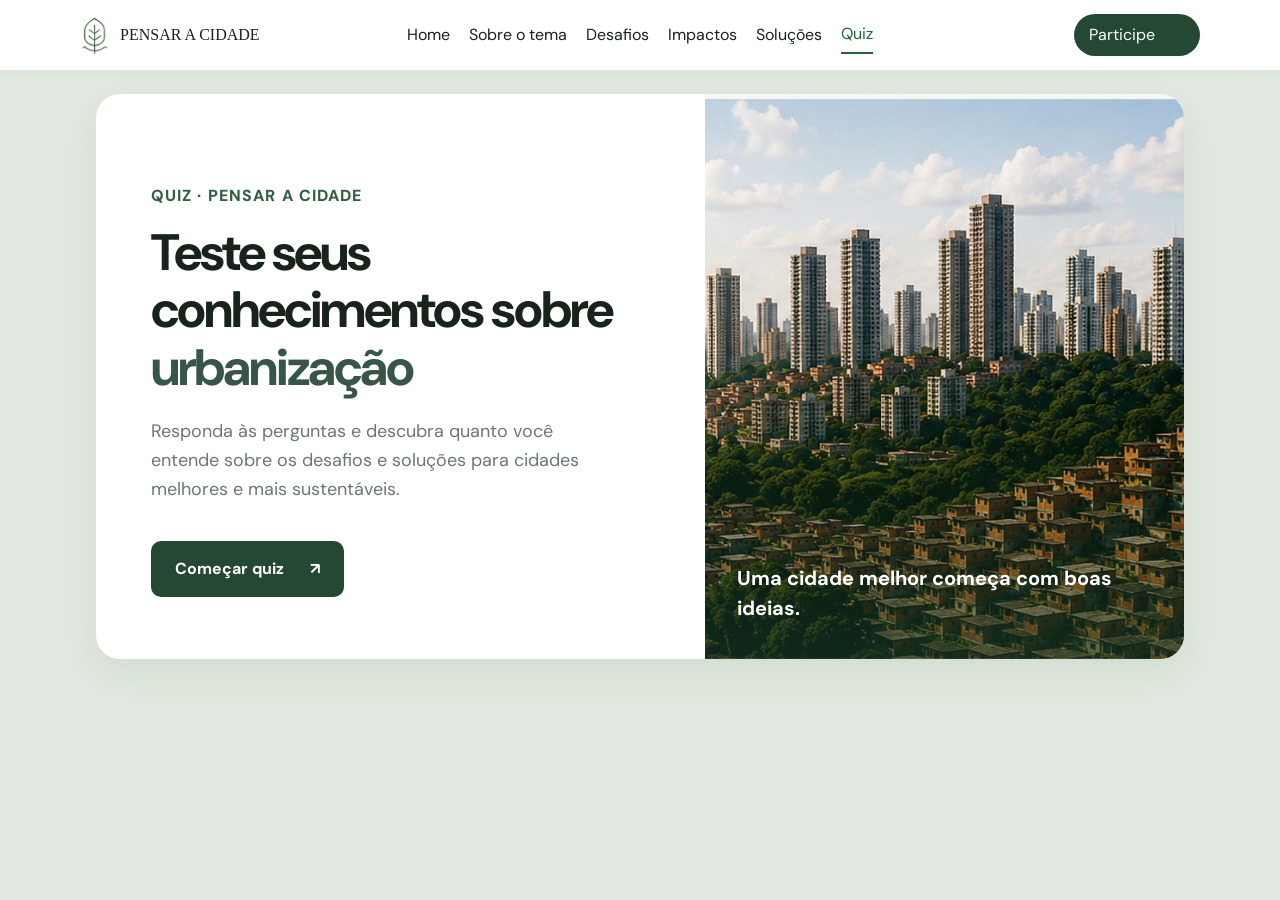
<file: quiz/index.html>
<!DOCTYPE html><html lang="pt-BR"><head><meta charset="utf-8"><meta name="viewport" content="width=device-width, initial-scale=1"><title>Quiz | Pensar a Cidade</title><link rel="preconnect" href="https://fonts.googleapis.com"><link rel="preconnect" href="https://fonts.gstatic.com" crossorigin><link href="https://fonts.googleapis.com/css2?family=DM+Sans:wght@400;500;600;700;800&display=swap" rel="stylesheet"><link rel="stylesheet" href="../legibilidade.css"><link rel="stylesheet" href="style.css"></head><body><header class="header"><div class="header-inner"><a class="brand" href="../index.html"><img src="../img/logo-folha.png" alt="" class="logo"><span>PENSAR A CIDADE</span></a><button class="menu-btn" aria-label="Abrir menu" aria-expanded="false"><span></span><span></span><span></span></button><nav class="nav"><a href="../index.html">Home</a><a href="../sobre/index.html">Sobre o tema</a><a href="../desafios/index.html">Desafios</a><a href="../impactos/index.html">Impactos</a><a href="../solucoes/index.html">Soluções</a><a href="index.html" class="active" aria-current="page">Quiz</a></nav><a class="participate" href="../index.html#participar">Participe</a></div></header><main class="quiz-shell"><section id="welcome" class="welcome card"><div class="welcome-copy"><span class="eyebrow">QUIZ · PENSAR A CIDADE</span><h1>Teste seus conhecimentos sobre <em>urbanização</em></h1><p>Responda às perguntas e descubra quanto você entende sobre os desafios e soluções para cidades melhores e mais sustentáveis.</p><button id="start" class="primary-action">Começar quiz <span aria-hidden="true">↗</span></button></div><div class="welcome-photo"><img src="../img/hero-cidade-final.jpg" alt="Cidade com edifícios e áreas verdes"><div class="photo-caption">Uma cidade melhor começa com boas ideias.</div></div></section><section id="game" class="game card hidden" aria-live="polite"><div class="step-info"><span id="step-text">PASSO 1 DE 7</span><span id="question-type"></span></div><div class="track"><div class="progress" id="progress"></div></div><h1 id="question"></h1><p class="instruction" id="instruction"></p><div id="options" class="options"></div><div class="controls"><button id="prev" class="circle" aria-label="Voltar à pergunta anterior">←</button><div id="feedback" class="feedback"><span class="feedback-mark" aria-hidden="true">♧</span><p id="feedback-text">Selecione sua resposta para continuar.</p></div><button id="next" class="circle" aria-label="Próxima pergunta">→</button></div></section><section id="results" class="results card hidden" aria-live="polite"><div class="result-label">RESULTADO</div><h1 id="result-title">Você mandou bem!</h1><p id="result-count"></p><div class="result-content"><div class="donut" id="donut"><div class="donut-center"><strong id="result-percent">0%</strong><span>de acertos</span></div></div><div class="result-copy"><h2 id="result-message"></h2><p>Continue aprendendo e faça parte da mudança nas nossas cidades!</p></div></div><div class="result-actions"><button id="retry" class="retry">Refazer quiz ↻</button><a class="return-home" href="../index.html">Voltar para a Home ↗</a></div></section></main><script src="perguntas.js"></script><script src="script.js"></script></body></html>
</file>
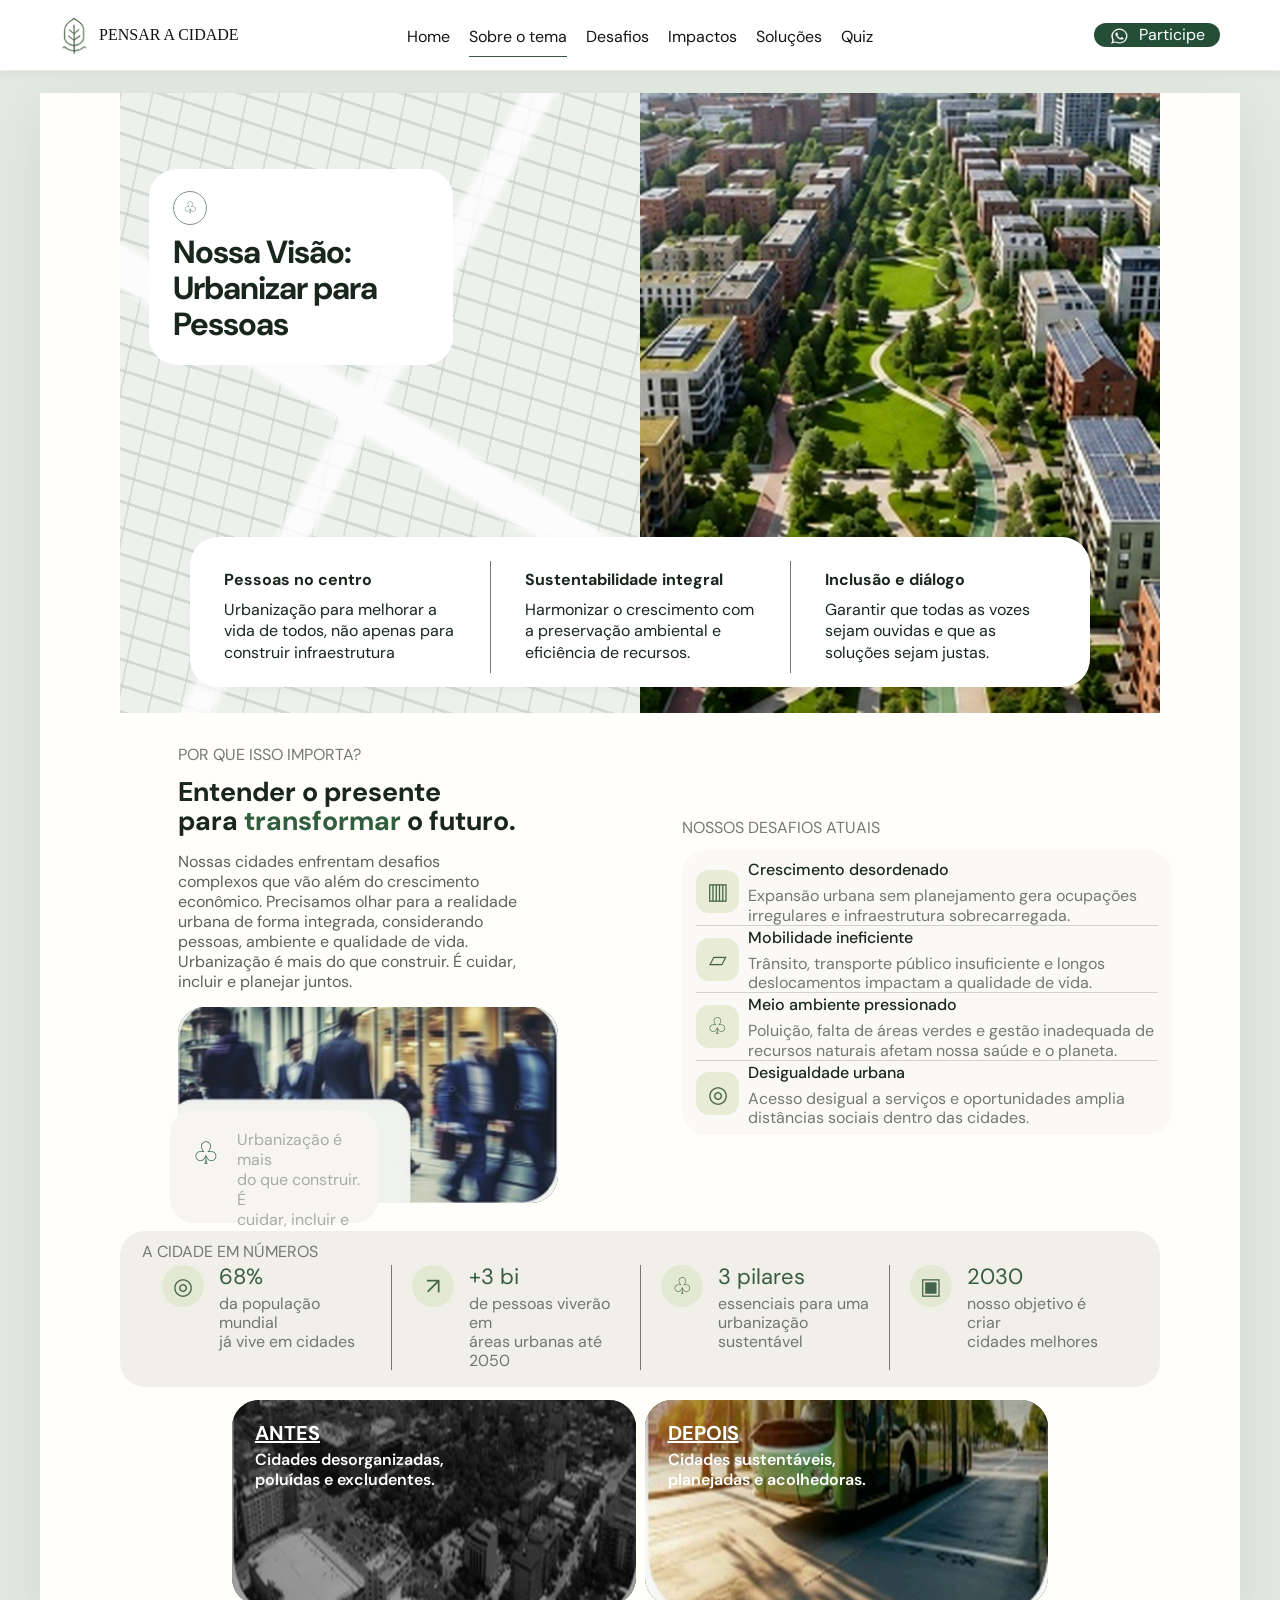
<file: sobre/index.html>
<!DOCTYPE html>

<html lang="pt-BR">
<head>
<meta charset="utf-8"/>
<meta content="width=device-width, initial-scale=1.0" name="viewport"/>
<title>Nossa Visão — Urbanizar para Pessoas</title>
<link href="https://fonts.googleapis.com" rel="preconnect"/>
<link crossorigin="" href="https://fonts.gstatic.com" rel="preconnect"/>
<link href="https://fonts.googleapis.com/css2?family=DM+Sans:wght@400;500;600;700&amp;family=Playfair+Display:wght@400;500&amp;display=swap" rel="stylesheet"/>
<link href="style.css" rel="stylesheet"/>
<link rel="stylesheet" href="../legibilidade.css"/>
</head>
<body>
<header class="header"><div class="header-inner"><a class="brand" href="../index.html"><img alt="Pensar a Cidade" class="site-logo-img" src="img/logo-folha.png"/><span>PENSAR A CIDADE</span></a><button aria-expanded="false" aria-label="Abrir menu" class="menu-btn"><span></span><span></span><span></span></button><nav class="nav"><a href="../index.html">Home</a><a class="active" href="../sobre/index.html">Sobre o tema</a><a href="../desafios/index.html">Desafios</a><a href="../impactos/index.html">Impactos</a><a href="../solucoes/index.html">Soluções</a><a href="../quiz/index.html">Quiz</a></nav><a class="participate" href="../index.html#participar"><img alt="" class="wa-img" src="img/whatsapp.png"/>Participe</a></div></header>
<main>
<section class="vision-hero">
<div class="map-side">
<div class="map-pattern"></div>
<div class="vision-card">
<div class="leaf-circle">♧</div>
<h1>Nossa Visão:<br/>Urbanizar para<br/>Pessoas</h1>
</div>
</div>
<div class="hero-photo">
<img alt="Bairro urbano verde e planejado" src="img/cidade-verde-final.jpg">
</img></div>
<div class="principles">
<article>
<h3>Pessoas no centro</h3>
<p>Urbanização para melhorar a vida de todos, não apenas para construir infraestrutura</p>
</article>
<article>
<h3>Sustentabilidade integral</h3>
<p>Harmonizar o crescimento com a preservação ambiental e eficiência de recursos.</p>
</article>
<article>
<h3>Inclusão e diálogo</h3>
<p>Garantir que todas as vozes sejam ouvidas e que as soluções sejam justas.</p>
</article>
</div>
</section>
<section class="present page">
<div class="present-left">
<span class="label">POR QUE ISSO IMPORTA?</span>
<h2>Entender o presente<br/>para <em>transformar</em> o futuro.</h2>
<p class="body-copy">Nossas cidades enfrentam desafios complexos que vão além do crescimento econômico. Precisamos olhar para a realidade urbana de forma integrada, considerando pessoas, ambiente e qualidade de vida. Urbanização é mais do que construir. É cuidar, incluir e planejar juntos.</p>
<div class="people-photo">
<img alt="Pessoas se deslocando pela cidade" src="img/pessoas-cidade-final.jpg">
<div class="photo-note">
<span class="note-leaf">♧</span>
<p>Urbanização é mais<br/>do que construir. É<br/>cuidar, incluir e<br/>planejar juntos.</p>
</div>
</img></div>
</div>
<div class="current-challenges">
<span class="label">NOSSOS DESAFIOS ATUAIS</span>
<div class="challenge-box">
<div class="challenge">
<div class="icon">▥</div>
<div><h3>Crescimento desordenado</h3><p>Expansão urbana sem planejamento gera ocupações irregulares e infraestrutura sobrecarregada.</p></div>
</div>
<div class="challenge">
<div class="icon">▱</div>
<div><h3>Mobilidade ineficiente</h3><p>Trânsito, transporte público insuficiente e longos deslocamentos impactam a qualidade de vida.</p></div>
</div>
<div class="challenge">
<div class="icon">♧</div>
<div><h3>Meio ambiente pressionado</h3><p>Poluição, falta de áreas verdes e gestão inadequada de recursos naturais afetam nossa saúde e o planeta.</p></div>
</div>
<div class="challenge">
<div class="icon">◎</div>
<div><h3>Desigualdade urbana</h3><p>Acesso desigual a serviços e oportunidades amplia distâncias sociais dentro das cidades.</p></div>
</div>
</div>
</div>
</section>
<section class="numbers page">
<span class="numbers-label">A CIDADE EM NÚMEROS</span>
<div class="number-grid">
<article><div class="num-icon">◎</div><div><strong>68%</strong><p>da população mundial<br/>já vive em cidades</p></div></article>
<article><div class="num-icon">↗</div><div><strong>+3 bi</strong><p>de pessoas viverão em<br/>áreas urbanas até<br/>2050</p></div></article>
<article><div class="num-icon">♧</div><div><strong>3 pilares</strong><p>essenciais para uma<br/>urbanização<br/>sustentável</p></div></article>
<article><div class="num-icon">▣</div><div><strong>2030</strong><p>nosso objetivo é criar<br/>cidades melhores</p></div></article>
</div>
</section>
<section class="before-after page">
<article class="ba-card">
<img alt="Cidade antes" src="img/antes-final.jpg"/>
<div class="ba-text"><h3>ANTES</h3><p>Cidades desorganizadas,<br/>poluídas e excludentes.</p></div>
</article>
<article class="ba-card">
<img alt="Cidade depois" src="img/depois-final.jpg"/>
<div class="ba-text"><h3>DEPOIS</h3><p>Cidades sustentáveis,<br/>planejadas e acolhedoras.</p></div>
</article>
</section>
</main>
<script src="script.js"></script>
</body>
</html>
</file>
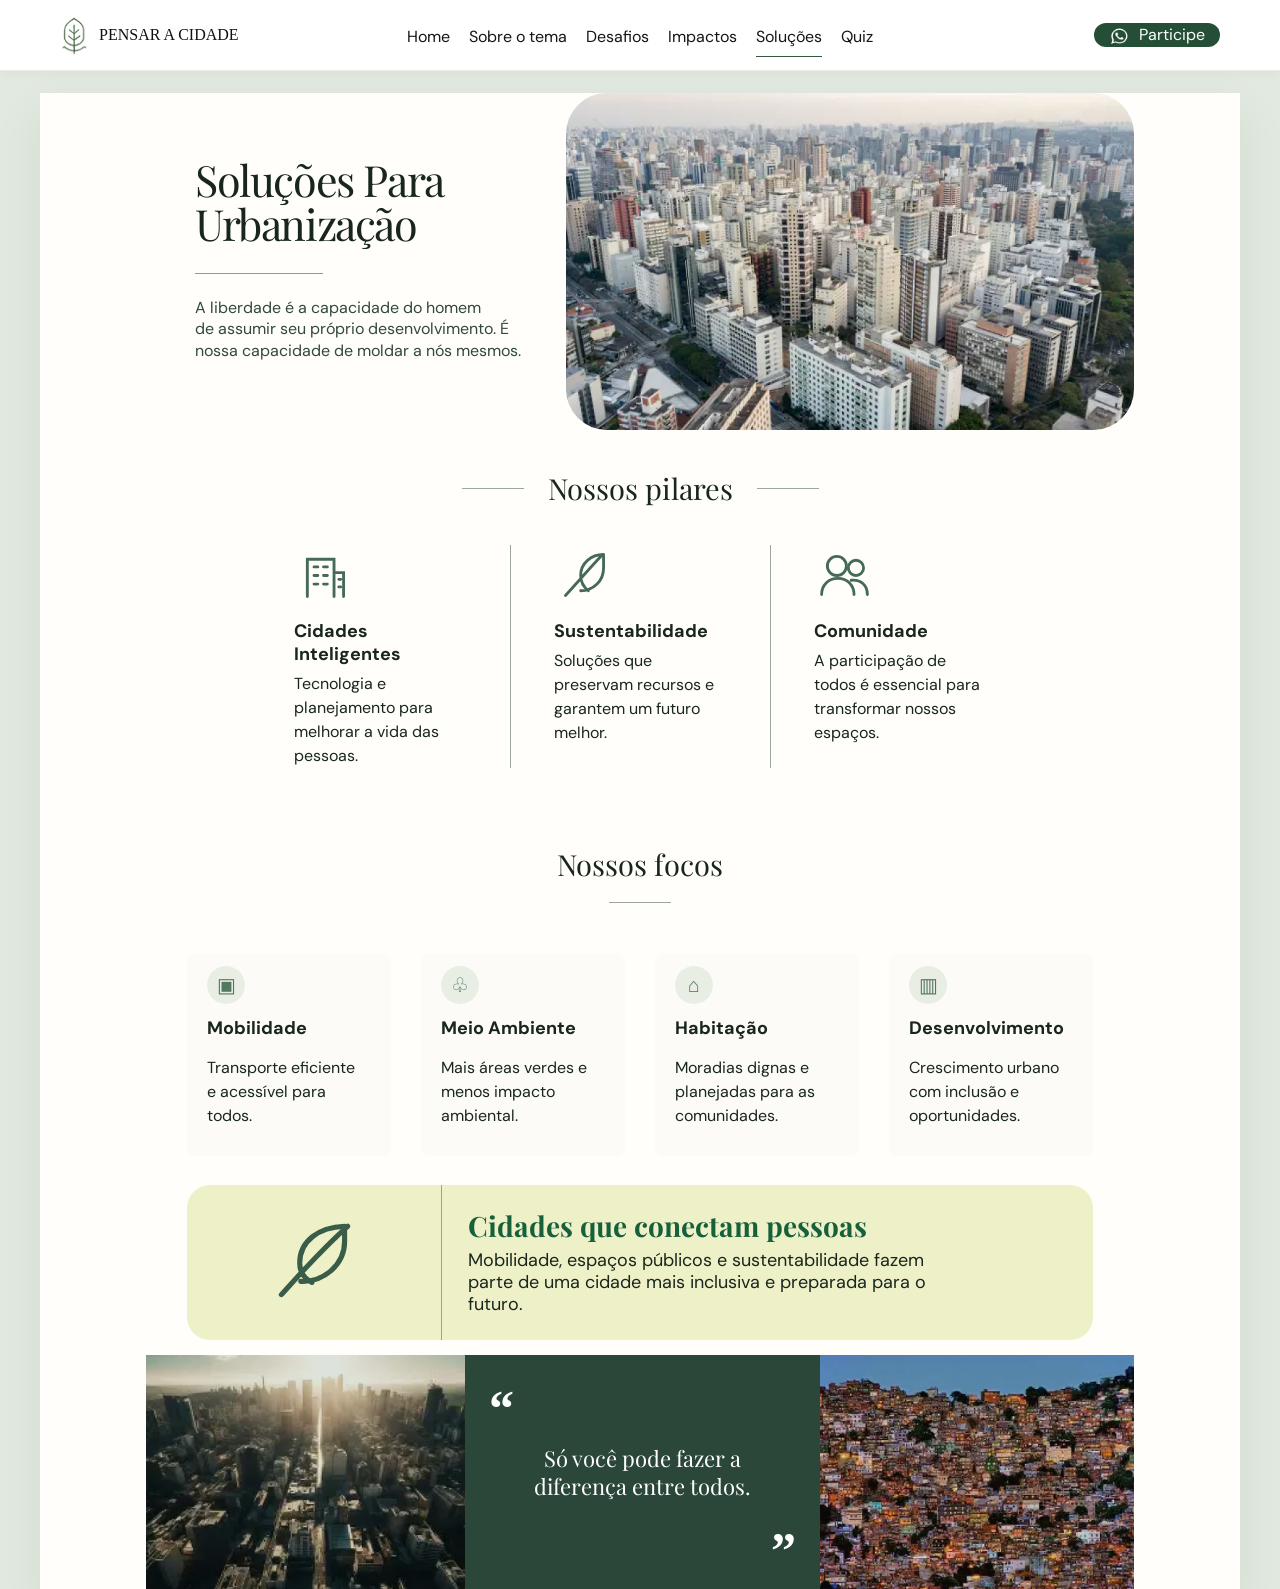
<file: solucoes/index.html>
<!DOCTYPE html>

<html lang="pt-BR">
<head>
<meta charset="utf-8"/>
<meta content="width=device-width, initial-scale=1.0" name="viewport"/>
<title>Soluções para Urbanização</title>
<link href="https://fonts.googleapis.com" rel="preconnect"/>
<link crossorigin="" href="https://fonts.gstatic.com" rel="preconnect"/>
<link href="https://fonts.googleapis.com/css2?family=DM+Sans:wght@400;500;600;700&amp;family=Playfair+Display:wght@400;500;600&amp;display=swap" rel="stylesheet"/>
<link href="style.css" rel="stylesheet"/>
<link rel="stylesheet" href="../legibilidade.css"/>
</head>
<body>
<header class="header"><div class="header-inner"><a class="brand" href="../index.html"><img alt="Pensar a Cidade" class="site-logo-img" src="img/logo-folha.png"/><span>PENSAR A CIDADE</span></a><button aria-expanded="false" aria-label="Abrir menu" class="menu-btn"><span></span><span></span><span></span></button><nav class="nav"><a href="../index.html">Home</a><a href="../sobre/index.html">Sobre o tema</a><a href="../desafios/index.html">Desafios</a><a href="../impactos/index.html">Impactos</a><a class="active" href="../solucoes/index.html">Soluções</a><a href="../quiz/index.html">Quiz</a></nav><a class="participate" href="../index.html#participar"><img alt="" class="wa-img" src="img/whatsapp.png"/>Participe</a></div></header>
<main>
<section class="hero page-width">
<div class="hero-copy">
<h1>Soluções Para<br/>Urbanização</h1>
<div class="hero-rule"></div>
<p>
        A liberdade é a capacidade do homem<br class="desktop-only"/>
        de assumir seu próprio desenvolvimento. É<br class="desktop-only"/>
        nossa capacidade de moldar a nós mesmos.
      </p>
</div>
<div class="hero-media">
<img alt="Cidade" src="img/cidade-hero-final.jpg">
</img></div>
</section>
<section class="pillars page-width" id="solucoes">
<div class="section-title">
<span></span>
<h2>Nossos pilares</h2>
<span></span>
</div>
<div class="pillar-grid">
<article class="pillar">
<div class="pillar-icon">
<svg viewbox="0 0 64 64">
<path d="M14 54V15h28v39M42 29h10v25M21 23h4M31 23h4M21 32h4M31 32h4M21 41h4M31 41h4M47 36h2M47 44h2" fill="none" stroke="currentColor" stroke-linecap="round" stroke-width="3"></path>
</svg>
</div>
<h3>Cidades Inteligentes</h3>
<p>Tecnologia e<br/>planejamento para<br/>melhorar a vida das<br/>pessoas.</p>
</article>
<article class="pillar">
<div class="pillar-icon">
<svg viewbox="0 0 64 64">
<path d="M12 53C24 40 35 27 51 10M28 48c13 0 24-10 24-24V10C39 10 28 19 28 32c0 7 3 12 8 16" fill="none" stroke="currentColor" stroke-linecap="round" stroke-linejoin="round" stroke-width="3"></path>
</svg>
</div>
<h3>Sustentabilidade</h3>
<p>Soluções que<br/>preservam recursos e<br/>garantem um futuro<br/>melhor.</p>
</article>
<article class="pillar">
<div class="pillar-icon">
<svg viewbox="0 0 64 64">
<circle cx="24" cy="22" fill="none" r="10" stroke="currentColor" stroke-width="3"></circle>
<circle cx="44" cy="24" fill="none" r="8" stroke="currentColor" stroke-width="3"></circle>
<path d="M8 52c0-10 7-17 17-17s17 7 17 17M39 37c10-1 17 5 17 15" fill="none" stroke="currentColor" stroke-linecap="round" stroke-width="3"></path>
</svg>
</div>
<h3>Comunidade</h3>
<p>A participação de<br/>todos é essencial para<br/>transformar nossos<br/>espaços.</p>
</article>
</div>
</section>
<section class="focus page-width">
<div class="focus-title">
<h2>Nossos focos</h2>
<span></span>
</div>
<div class="focus-grid">
<article class="focus-card">
<div class="mini-icon">▣</div>
<h3>Mobilidade</h3>
<p>Transporte eficiente<br/>e acessível para<br/>todos.</p>
</article>
<article class="focus-card">
<div class="mini-icon">♧</div>
<h3>Meio Ambiente</h3>
<p>Mais áreas verdes e<br/>menos impacto<br/>ambiental.</p>
</article>
<article class="focus-card">
<div class="mini-icon">⌂</div>
<h3>Habitação</h3>
<p>Moradias dignas e<br/>planejadas para as<br/>comunidades.</p>
</article>
<article class="focus-card">
<div class="mini-icon">▥</div>
<h3>Desenvolvimento</h3>
<p>Crescimento urbano<br/>com inclusão e<br/>oportunidades.</p>
</article>
</div>
<div class="connect-banner">
<div class="leaf-big">
<svg viewbox="0 0 100 100">
<path d="M18 82C38 60 56 39 83 15M37 69c22 1 43-16 43-39V15C55 16 36 29 36 51c0 9 4 15 12 19" fill="none" stroke="currentColor" stroke-linecap="round" stroke-linejoin="round" stroke-width="5"></path>
</svg>
</div>
<div class="connect-copy">
<h2>Cidades que conectam pessoas</h2>
<p>Mobilidade, espaços públicos e sustentabilidade fazem<br class="desktop-only"/>
          parte de uma cidade mais inclusiva e preparada para o<br class="desktop-only"/>
          futuro.</p>
</div>
</div>
</section>
<section class="bottom-strip page-width">
<div class="bottom-photo">
<img alt="Cidade ao pôr do sol" src="img/cidade-sol-final.jpg">
</img></div>
<div class="quote-box">
<span class="q q1">“</span>
<p>Só você pode fazer a<br/>diferença entre todos.</p>
<span class="q q2">”</span>
</div>
<div class="bottom-photo">
<img alt="Comunidade urbana" src="img/favela-final.jpg"/>
</div>
</section>
</main>
<script src="script.js"></script>
</body>
</html>
</file>
<file: style.css>
*{box-sizing:border-box}:root{--green:#244f36;--green-dark:#1f4b34;--text:#10120f;--cream:#f5f4ec}html{scroll-behavior:smooth}body{margin:0;background:#fff;color:var(--text);font-family:"DM Sans",Arial,sans-serif}img{display:block;width:100%;height:100%;object-fit:cover}.page{width:min(1040px,calc(100% - 32px));margin:auto}
.header{height:64px;background:#fff;border-bottom:1px solid #ecece7}.header-inner{width:min(1040px,calc(100% - 32px));height:64px;margin:auto;display:grid;grid-template-columns:185px 1fr 145px;align-items:center;gap:20px}.brand{display:flex;align-items:center;gap:8px;color:#111;text-decoration:none;font-family:Georgia,serif;font-size:16px;white-space:nowrap}.brand svg{width:30px;height:40px;color:#56745d}.nav{display:flex;justify-content:center;align-items:center;gap:44px;height:100%}.nav a{position:relative;color:#151515;text-decoration:none;font-size:16px;padding:24px 0 20px}.nav a.active::after{content:"";position:absolute;left:0;right:0;bottom:12px;height:1px;background:#375840}.participate{width:137px;height:34px;justify-self:end;display:flex;align-items:center;justify-content:center;gap:9px;border-radius:20px;background:var(--green);color:#fff;text-decoration:none;font-size:16px}.menu-btn{display:none}
.hero{position:relative;width:min(1040px,100%);height:620px;margin:auto;display:grid;grid-template-columns:36% 64%;overflow:hidden}.hero-copy{padding:83px 16px 0 28px;background:#fff;z-index:3}.eyebrow{display:block;margin-bottom:18px;color:#34583f;font-family:Georgia,serif;font-size:16px}.hero h1{margin:0 0 21px;font-size:38px;line-height:1.07;letter-spacing:-1.3px;font-weight:700}.hero-copy p{margin:0 0 25px;color:#252b25;font-size:16px;line-height:1.22}.hero-actions{display:flex;gap:18px}.btn{height:34px;display:flex;align-items:center;justify-content:center;border-radius:6px;text-decoration:none;font-size:16px}.btn.primary{width:143px;padding:0 12px;justify-content:space-between;background:#315c42;color:#fff}.btn.primary span{font-size:18px}.btn.secondary{width:94px;background:#f5f4ec;color:#27462f}.hero-image{position:relative;height:480px;overflow:hidden}.hero-image::before{content:"";position:absolute;z-index:2;left:-94px;top:-10px;width:170px;height:500px;background:#fff;border-radius:0 52% 52% 0 / 0 50% 50% 0}.hero-image img{object-position:center}.hero-pillars{position:absolute;z-index:10;left:52px;right:52px;bottom:20px;height:166px;display:grid;grid-template-columns:repeat(5,1fr);padding:18px 0;background:#fff;border-radius:28px;box-shadow:0 3px 14px rgba(0,0,0,.025)}.pillar{padding:4px 18px;text-align:center}.pillar+.pillar{border-left:1px solid #777}.pillar-icon{height:40px;display:grid;place-items:center;color:#6b8c70;font-size:30px}.pillar h3{margin:0 0 10px;font-size:16px;line-height:1.1}.pillar p{margin:0;color:#656960;font-size:16px;line-height:1.25}
.happening{padding:50px 30px 36px;display:grid;grid-template-columns:44% 56%;gap:51px}.small-title{display:flex;align-items:center;gap:12px;margin-bottom:14px}.small-title span{font-family:monospace;font-size:16px;letter-spacing:.8px}.small-title i{display:block;width:70px;height:1px;background:#718377}.happening h2{margin:0 0 14px;font-family:"Playfair Display",Georgia,serif;font-size:25px;line-height:1.08;font-weight:400}.happening-copy>p{margin:0 0 16px;color:#7e8068;font-size:16px;line-height:1.24}.text-link{color:#5e765d;text-decoration:none;font-size:16px}.impact-media{position:relative;padding-top:8px}.impact-photo{height:248px;overflow:hidden;border-radius:18px}.alert-card{position:absolute;right:-2px;bottom:-18px;width:174px;min-height:142px;padding:18px 14px;display:grid;grid-template-columns:34px 1fr;gap:10px;border-radius:14px;background:#244f36;color:#fff}.alert-icon{font-size:29px;color:#dce4d5}.alert-card h3{margin:0 0 12px;font-size:16px;line-height:1.25}.alert-card p{margin:0;font-size:16px;line-height:1.3;color:#d5ddd4}
.urban-challenges{padding:18px 20px 50px}.urban-title{margin-bottom:22px}.urban-title h2{margin:0;font-family:"Playfair Display",Georgia,serif;font-size:24px;line-height:1.06;font-weight:400}.urban-grid{display:grid;grid-template-columns:repeat(5,1fr);gap:22px}.challenge-card{min-height:165px;padding:15px 15px 16px;border-radius:17px;background:#f4f3e9}.challenge-icon{height:42px;color:#638169;font-size:29px}.challenge-card h3{margin:0 0 8px;font-size:16px;line-height:1.1}.challenge-card p{margin:0;color:#5e635b;font-size:16px;line-height:1.3}
.cta-bar{min-height:70px;padding:11px 18px;display:grid;grid-template-columns:48px 1.4fr 1fr 140px;align-items:center;gap:14px;background:#efefe5;border-radius:13px 13px 0 0}.cta-leaf{font-size:32px;color:#617d68}.cta-main strong{font-size:16px;line-height:1.25}.cta-note{color:#555c54;font-size:16px;line-height:1.25}.cta-button{height:34px;display:flex;align-items:center;justify-content:space-between;padding:0 15px;border-radius:6px;background:#2f6342;color:#fff;text-decoration:none;font-size:16px}
.footer{width:min(1040px,100%);margin:auto;padding:25px 44px 23px;background:#1f4b34;color:#fff;border-radius:18px 18px 0 0}.footer-grid{display:grid;grid-template-columns:1.3fr .8fr .9fr 1fr 1.3fr;gap:28px}.footer-brand h3{margin:0;font-size:16px;letter-spacing:2px}.footer-brand>span{font-size:16px}.footer-logo{font-size:30px}.footer-brand p{margin:12px 0;color:#e3e8e1;font-size:16px;line-height:1.35}.social{display:flex;gap:12px}.footer-col h4,.newsletter h4{margin:0 0 12px;font-size:16px}.footer-col a{display:block;margin-bottom:5px;color:#e3e8e1;text-decoration:none;font-size:16px}.footer-col p{margin:0 0 9px;color:#e3e8e1;font-size:16px;line-height:1.3}.newsletter{position:relative;min-height:114px;padding:18px;border-radius:17px;background:#b5c09d;color:#23442f}.newsletter p{font-size:16px}.newsletter button{position:absolute;right:16px;bottom:16px;width:31px;height:31px;border:0;border-radius:50%;background:#2b5a3d;color:#fff;font-size:18px}
@media(max-width:800px){.header-inner{grid-template-columns:160px 1fr 115px}.nav{gap:20px}.hero{grid-template-columns:1fr;height:auto}.hero-copy{padding-bottom:40px}.hero-image{height:420px}.hero-image::before{display:none}.hero-pillars{position:relative;left:auto;right:auto;bottom:auto;height:auto;margin:0 20px 20px;grid-template-columns:repeat(2,1fr)}.pillar+.pillar{border-left:0}.happening{grid-template-columns:1fr}.urban-grid{grid-template-columns:repeat(2,1fr)}.footer-grid{grid-template-columns:repeat(2,1fr)}}
@media(max-width:620px){.header-inner{display:flex;justify-content:space-between}.menu-btn{display:flex;flex-direction:column;gap:5px;border:0;background:none}.menu-btn span{width:24px;height:2px;background:var(--green)}.nav{display:none;position:absolute;top:64px;left:0;right:0;height:auto;padding:16px 24px;background:#fff;flex-direction:column;align-items:flex-start;z-index:50}.nav.open{display:flex}.participate{width:102px}.desktop{display:none}.hero h1{font-size:34px}.hero-pillars{grid-template-columns:1fr}.happening{padding-left:20px;padding-right:20px}.urban-grid{grid-template-columns:1fr}.cta-bar{grid-template-columns:1fr;text-align:center;border-radius:13px}.cta-leaf{display:none}.footer-grid{grid-template-columns:1fr}}


/* ===== FIX DEFINITIVO DOS ÍCONES ===== */
.site-logo-svg{
  width:34px !important;
  height:42px !important;
  display:block !important;
  flex:0 0 34px !important;
  color:#4f7459 !important;
}
.wa-svg{
  width:20px !important;
  height:20px !important;
  display:block !important;
  flex:0 0 20px !important;
  color:#fff !important;
}
.participate,
.participar{
  display:flex !important;
  align-items:center !important;
  justify-content:center !important;
  gap:9px !important;
}


/* ===== FIX DEFINITIVO DA IMAGEM PRINCIPAL ===== */

/* Mantém a foto nítida e sem camadas/brancos/borrões sobre ela */
.hero-image{
  position:relative !important;
  height:480px !important;
  overflow:hidden !important;
  border-radius:0 !important;
  clip-path:none !important;
  background:transparent !important;
}

.hero-image::before{
  content:"" !important;
  display:block !important;
  position:absolute !important;
  z-index:3 !important;
  left:-118px !important;
  top:-12px !important;
  width:220px !important;
  height:505px !important;
  background:#fff !important;
  border-radius:0 58% 58% 0 / 0 50% 50% 0 !important;
  filter:none !important;
  opacity:1 !important;
  box-shadow:none !important;
}

.hero-image::after{
  display:none !important;
  content:none !important;
}

.hero-image img{
  position:static !important;
  width:100% !important;
  height:100% !important;
  max-width:none !important;
  object-fit:cover !important;
  object-position:center center !important;
  filter:none !important;
  opacity:1 !important;
  transform:none !important;
  image-rendering:auto !important;
}

/* Home deve ficar ativa, não Quiz */
.nav a.active::after{
  content:"" !important;
}


/* ===== CONFERIDO: ÍCONES + FOTO SEM BORRÃO ===== */
.site-logo-svg{
  width:34px !important;
  height:42px !important;
  display:block !important;
  color:#4f7459 !important;
  flex:0 0 34px !important;
}
.wa-svg{
  width:20px !important;
  height:20px !important;
  display:block !important;
  color:#fff !important;
  flex:0 0 20px !important;
}
.participate{
  display:flex !important;
  align-items:center !important;
  justify-content:center !important;
  gap:9px !important;
}

/* imagem principal: HD e sem filtro */
.hero-image{
  position:relative !important;
  height:480px !important;
  overflow:hidden !important;
  background:transparent !important;
}
.hero-image img{
  width:100% !important;
  height:100% !important;
  object-fit:cover !important;
  object-position:center center !important;
  filter:none !important;
  opacity:1 !important;
  transform:none !important;
  image-rendering:auto !important;
}

/* curva branca sólida; nenhum blur/opacidade */
.hero-image::before{
  content:"" !important;
  position:absolute !important;
  z-index:2 !important;
  left:-94px !important;
  top:-10px !important;
  width:170px !important;
  height:500px !important;
  background:#fff !important;
  border-radius:0 52% 52% 0 / 0 50% 50% 0 !important;
  filter:none !important;
  opacity:1 !important;
  box-shadow:none !important;
}


/* ===== AJUSTE VISUAL APÓS CONFERÊNCIA DO PRINT ===== */

/* A curva anterior estava invadindo demais a fotografia.
   Agora a foto ocupa corretamente o lado direito e a curva é estreita. */
.hero-image{
  position:relative !important;
  height:480px !important;
  overflow:hidden !important;
  background:#fff !important;
  border-radius:0 !important;
  clip-path:none !important;
}

.hero-image::before{
  content:"" !important;
  display:block !important;
  position:absolute !important;
  z-index:4 !important;
  left:-44px !important;
  top:-12px !important;
  width:92px !important;
  height:510px !important;
  background:#fff !important;
  border-radius:0 78% 78% 0 / 0 48% 52% 0 !important;
  filter:none !important;
  opacity:1 !important;
  box-shadow:none !important;
}

.hero-image::after{
  display:none !important;
  content:none !important;
}

.hero-image img{
  position:absolute !important;
  inset:0 !important;
  width:100% !important;
  height:100% !important;
  object-fit:cover !important;
  object-position:center center !important;
  filter:none !important;
  opacity:1 !important;
  transform:none !important;
}

/* evita logo encostado/cortado na borda */
.header-inner{
  padding-left:22px !important;
  padding-right:22px !important;
}
.brand{
  min-width:185px !important;
}
.site-logo-svg{
  width:30px !important;
  height:38px !important;
  overflow:visible !important;
}


/* ===== ÍCONES EXATOS ENVIADOS PELO USUÁRIO ===== */
.site-logo-img{
  width:31px !important;
  height:40px !important;
  object-fit:contain !important;
  display:block !important;
  flex:0 0 31px !important;
}
.wa-img{
  width:21px !important;
  height:22px !important;
  object-fit:contain !important;
  display:block !important;
  flex:0 0 21px !important;
}
.participate,
.participar{
  display:flex !important;
  align-items:center !important;
  justify-content:center !important;
  gap:9px !important;
}


/* ===== HOME: FOTO LIMPA E NÍTIDA ===== */
.hero-image{
  position:relative !important;
  overflow:hidden !important;
  background:#fff !important;
}
.hero-image::before{
  content:"" !important;
  position:absolute !important;
  z-index:3 !important;
  left:-48px !important;
  top:-10px !important;
  width:96px !important;
  height:510px !important;
  background:#fff !important;
  border-radius:0 75% 75% 0 / 0 50% 50% 0 !important;
  filter:none !important;
  opacity:1 !important;
  box-shadow:none !important;
}
.hero-image::after{
  display:none !important;
  content:none !important;
}
.hero-image img{
  width:100% !important;
  height:100% !important;
  object-fit:cover !important;
  object-position:center center !important;
  filter:none !important;
  opacity:1 !important;
  transform:none !important;
}

/* ===== CABEÇALHO UNIFICADO - MESMO DA PÁGINA DESAFIOS ===== */
.header{width:100%!important;height:auto!important;background:#fff!important;border-bottom:1px solid #ecece7!important;position:relative!important;top:auto!important;z-index:100!important;padding:0!important;}
.header-inner{width:min(1040px,calc(100% - 32px))!important;height:64px!important;margin:0 auto!important;padding:0!important;display:grid!important;grid-template-columns:185px 1fr 145px!important;align-items:center!important;gap:20px!important;}
.brand{display:flex!important;align-items:center!important;gap:8px!important;color:#111!important;text-decoration:none!important;font-family:Georgia,"Times New Roman",serif!important;font-size:16px!important;letter-spacing:0!important;white-space:nowrap!important;min-width:0!important;}
.site-logo-img{width:31px!important;height:40px!important;object-fit:contain!important;display:block!important;flex:0 0 31px!important;margin:0!important;}
.nav{height:100%!important;display:flex!important;align-items:center!important;justify-content:center!important;gap:44px!important;margin:0!important;padding:0!important;position:static!important;background:transparent!important;border:0!important;}
.nav a{position:relative!important;display:block!important;height:auto!important;padding:24px 0 20px!important;color:#151515!important;text-decoration:none!important;font-size:16px!important;font-weight:400!important;white-space:nowrap!important;}
.nav a.active::after{content:""!important;position:absolute!important;left:0!important;right:0!important;bottom:12px!important;height:1px!important;background:#375840!important;}
.participate{width:137px!important;height:34px!important;justify-self:end!important;display:flex!important;align-items:center!important;justify-content:center!important;gap:9px!important;border-radius:20px!important;background:#244f36!important;color:#fff!important;text-decoration:none!important;font-size:16px!important;padding:0!important;margin:0!important;}
.wa-img{width:21px!important;height:22px!important;object-fit:contain!important;display:block!important;flex:0 0 21px!important;margin:0!important;}
.menu-btn{display:none!important;}
@media(max-width:760px){.header-inner{display:flex!important;justify-content:space-between!important;height:64px!important}.menu-btn{display:flex!important;flex-direction:column!important;gap:5px!important;border:0!important;background:transparent!important}.menu-btn span{width:24px!important;height:2px!important;background:#244f36!important}.nav{display:none!important;position:absolute!important;top:64px!important;left:0!important;right:0!important;height:auto!important;background:#fff!important;flex-direction:column!important;align-items:flex-start!important;gap:0!important;padding:15px 24px!important;z-index:999!important}.nav.open{display:flex!important}.nav a{width:100%!important;padding:12px 0!important}.participate{width:105px!important}.brand span{font-size:16px!important}}

/* IMAGENS NÍTIDAS */
img{image-rendering:auto!important;}

.hero-image img,.impact-photo img{filter:none!important;opacity:1!important;}


/* ===== POLIMENTO FINAL DAS FOTOS ===== */
img{
  image-rendering:auto !important;
}
.hero-image,
.hero-photo,
.impact-photo,
.flood-image,
.quote-image,
.bottom-photo,
.people-photo,
.ba-card{
  background:#244f36 !important;
}
.hero-image img,
.hero-photo img,
.impact-photo img,
.flood-image img,
.quote-image img,
.bottom-photo img,
.people-photo img,
.ba-card img{
  filter:none !important;
  opacity:1 !important;
  transform:none !important;
  object-fit:cover !important;
}

/* Home: curva sólida, sem transparência ou blur */
.hero-image::before{
  filter:none !important;
  opacity:1 !important;
  box-shadow:none !important;
  background:#fff !important;
}
.impact-photo{
  box-shadow:inset 0 0 0 1000px rgba(36,79,54,.04);
}

.newsletter-arrow{
  position:absolute;
  right:16px;
  bottom:16px;
  width:31px;
  height:31px;
  display:grid;
  place-items:center;
  border-radius:50%;
  background:#2b5a3d;
  color:#fff;
  text-decoration:none;
  font-size:18px;
}

/* acabamento sólido para esconder artefatos do recorte */
.hero-image{background:#244f36 !important;}
.hero-image::before{
  background:#244f36 !important;
  filter:none !important;
  opacity:1 !important;
  box-shadow:none !important;
}
.hero-copy{background:#fff !important;position:relative;z-index:5}
.impact-photo{background:#244f36 !important}
.impact-photo img{opacity:.90 !important}

/* === CORREÇÃO FINAL: ÍCONES SVG + RECORTE DA FOTO SEM BORRÃO VERDE === */
.icon-svg svg{width:31px;height:31px;fill:none;stroke:#6b8c70;stroke-width:1.8;stroke-linecap:round;stroke-linejoin:round;display:block;margin:auto}
.pillar-icon.icon-svg,.challenge-icon.icon-svg{display:grid;place-items:center}
.hero-image{background:#fff!important;isolation:isolate!important}
.hero-image::before{
 content:""!important;display:block!important;position:absolute!important;z-index:4!important;
 left:-112px!important;top:-8px!important;width:190px!important;height:500px!important;
 background:#fff!important;border-radius:0 58% 58% 0 / 0 50% 50% 0!important;
 filter:none!important;opacity:1!important;box-shadow:none!important;
}
.hero-image::after{display:none!important;content:none!important}
.hero-image img{position:relative!important;z-index:1!important;filter:none!important;opacity:1!important}
</file>
<file: legibilidade.css>
/* Pensar a Cidade — revisão de legibilidade, alinhamento e contraste */
:root{--canvas:#e2e9e0;--paper:#fffefb;--ink:#18261e}
html{font-size:16px}body{font-size:16px;line-height:1.5;background:var(--canvas)!important;color:var(--ink)}
body>main{max-width:1200px;margin:22px auto 0;background:var(--paper);box-shadow:0 18px 50px rgba(21,54,34,.07)}
body>.header,body>header.header{box-shadow:0 1px 12px rgba(10,40,20,.05)}
p,li,button,a,input,label,textarea,select{line-height:1.5}
.nav{gap:clamp(10px,1.5vw,22px)!important;min-width:0}
.nav a{font-size:16px!important;white-space:nowrap;padding-left:0;padding-right:0}
.header-inner{width:min(1160px,calc(100% - 32px))!important;grid-template-columns:minmax(178px,1fr) auto minmax(125px,1fr)!important;gap:12px!important;min-height:70px;height:auto!important}
.header{height:auto!important;min-height:70px}
.brand{font-size:16px!important;min-width:0!important}
.participate{font-size:16px!important;width:auto!important;min-width:126px;padding:8px 12px;height:auto!important}
:is(.page,.hero,.vision-hero,.footer){max-width:1120px}
:where(.pillar,.challenge-card,.impact-card,.focus-card,.member-card,.green-card){line-height:1.5}
:where(.pillar,.challenge-card,.impact-card,.focus-card) p{font-size:16px!important;line-height:1.5!important}
:where(.pillar,.challenge-card,.impact-card,.focus-card) h3{font-size:18px!important;line-height:1.3!important}
:where(.challenge-icon,.card-icon,.pillar-icon){text-align:left!important;justify-content:start!important;justify-items:start!important;place-items:initial!important;margin-left:0!important;margin-right:auto!important}
:where(.challenge-card,.impact-card,.focus-card){text-align:left!important}
:where(.footer-col,.footer-brand,.newsletter) :is(p,a,span){font-size:16px!important;line-height:1.5!important}
.footer-grid{gap:22px!important}
.footer{padding-top:36px;padding-bottom:40px}
.footer a:focus-visible,.nav a:focus-visible,button:focus-visible{outline:3px solid #69a77a;outline-offset:4px}
@media(max-width:1100px){.header-inner{display:flex!important;flex-wrap:wrap;justify-content:space-between}.nav{order:3;width:100%;min-height:42px;flex-wrap:wrap;gap:16px!important}.hero-pillars{height:auto!important;bottom:12px!important}.footer-grid{grid-template-columns:repeat(3,minmax(0,1fr))!important}.urban-grid{grid-template-columns:repeat(3,minmax(0,1fr))!important}}
@media(max-width:800px){body>main{margin:8px auto 0}.happening{display:grid!important;grid-template-columns:1fr!important;gap:22px!important}.urban-grid{grid-template-columns:repeat(2,minmax(0,1fr))!important}.footer-grid{grid-template-columns:repeat(2,minmax(0,1fr))!important}.cta-bar{grid-template-columns:1fr 1fr!important;gap:16px!important}.vision-hero{height:auto!important;min-height:0!important}}
@media(max-width:620px){.header-inner{flex-wrap:nowrap!important;min-height:70px}.menu-btn{display:flex!important}.nav{display:none!important;position:absolute;top:70px!important;left:0;right:0;z-index:99;order:0;width:100%;background:#fff;padding:20px!important;box-shadow:0 12px 30px #1b37241f}.nav.open{display:flex!important;flex-direction:column;align-items:flex-start}.urban-grid,.footer-grid{grid-template-columns:1fr!important}.cta-bar{grid-template-columns:1fr!important}.challenge-card{min-height:0!important}.happening{padding:32px 20px!important}.footer{padding:32px 24px!important}}
</file>
<file: home-ajustes.css>
/* Página inicial: cards de urgência e blocos de conteúdo */
.hero{min-height:760px;height:auto!important;padding-bottom:265px;overflow:visible!important;background:#fff}
.hero-image{height:480px!important}.hero-copy{padding-top:82px}
.hero-copy p,.happening-copy>p{font-size:16px!important;line-height:1.55!important}
.hero-copy .btn{min-height:46px;height:auto;width:auto!important;padding:10px 16px;font-size:16px!important}
.hero-copy .hero-actions{flex-wrap:wrap}
.hero-pillars{height:auto!important;min-height:225px;bottom:20px!important;left:24px!important;right:24px!important;padding:22px 10px;box-shadow:0 14px 36px #1b372414}
.pillar{text-align:left!important;padding:8px 15px}
.pillar-icon{display:flex!important;align-items:center!important;justify-content:flex-start!important;margin-bottom:12px}
.pillar-icon svg{width:42px;height:42px}.pillar h3{font-size:18px!important}.pillar p{font-size:16px!important}
.urban-grid{gap:16px}.challenge-card{min-height:265px;padding:24px 18px;text-align:left!important}
.challenge-icon{display:flex!important;align-items:center!important;justify-content:flex-start!important;margin:0 0 16px!important;height:48px}
.challenge-icon svg{width:45px;height:45px}.challenge-card h3{font-size:20px!important}.challenge-card p{font-size:16px!important}
.alert-card{width:min(270px,75%);min-height:160px}.alert-card h3{font-size:18px!important}
.cta-bar{min-height:122px;grid-template-columns:45px 1.4fr 1fr 185px}.cta-button{min-height:46px;height:auto;font-size:16px}
@media(max-width:1100px){.hero{padding-bottom:310px}}
@media(max-width:800px){.hero{padding-bottom:0!important}.hero-pillars{left:auto!important;right:auto!important;bottom:auto!important;min-height:0!important}.challenge-card{min-height:235px}}
@media(max-width:620px){.hero-pillars{grid-template-columns:1fr!important}.pillar{border:0!important;border-bottom:1px solid #e8eee8!important}.urban-grid{grid-template-columns:1fr!important}.challenge-card{min-height:0}}

@media(max-width:800px){.hero{display:flex!important;flex-direction:column!important;height:auto!important}.hero-copy{padding:48px 24px 36px!important}.hero-image{height:340px!important;min-height:300px}.hero-image::before{display:none!important}.hero-pillars{position:relative!important;inset:auto!important;grid-template-columns:repeat(2,minmax(0,1fr))!important;margin:0 20px 28px!important;padding:18px!important}.pillar{text-align:left!important;padding:16px!important}}
@media(max-width:620px){.hero h1{font-size:clamp(32px,8vw,42px)!important}}
</file>
<file: desafios/style.css>
* {
  box-sizing: border-box;
}

:root {
  --green: #244c39;
  --green-dark: #263f34;
  --green-light: #6d8f73;
  --cream: #f7f6f0;
  --text: #0d0f0d;
  --line: #7b847c;
}

html {
  scroll-behavior: smooth;
}

body {
  margin: 0;
  background: #fff;
  color: var(--text);
  font-family: "DM Sans", Arial, sans-serif;
}

img {
  display: block;
  max-width: 100%;
}


/* =========================
   HEADER
========================= */

.header {
  width: 100%;
  background: #fff;
  border-bottom: 1px solid #ecece7;
}

.header-inner {
  width: min(1040px, calc(100% - 32px));
  height: 64px;
  margin: 0 auto;

  display: grid;
  grid-template-columns: 185px 1fr 145px;

  align-items: center;

  gap: 20px;
}

.brand {
  display: flex;
  align-items: center;

  gap: 8px;

  color: #111;

  text-decoration: none;

  font-family: Georgia, serif;

  font-size: 16px;

  white-space: nowrap;
}

.brand svg {
  width: 30px;
  height: 40px;

  color: #56745d;
}

.nav {
  height: 100%;

  display: flex;

  align-items: center;
  justify-content: center;

  gap: 44px;
}

.nav a {
  position: relative;

  padding: 24px 0 20px;

  color: #151515;

  text-decoration: none;

  font-size: 16px;
}

.nav a.active::after {
  content: "";

  position: absolute;

  left: 0;
  right: 0;
  bottom: 12px;

  height: 1px;

  background: #375840;
}

.participate {
  width: 137px;
  height: 34px;

  justify-self: end;

  display: flex;
  align-items: center;
  justify-content: center;

  gap: 9px;

  border-radius: 20px;

  background: var(--green);

  color: #fff;

  text-decoration: none;

  font-size: 16px;
}

.menu-btn {
  display: none;
}


/* =========================
   HERO
========================= */

.hero {
  width: min(1040px, 100%);

  min-height: 570px;

  margin: 0 auto;

  display: grid;

  grid-template-columns: 43% 57%;

  overflow: hidden;

  background: #fff;
}

.hero-copy {
  position: relative;

  padding: 76px 25px 40px 35px;

  z-index: 2;
}

.eyebrow {
  display: block;

  margin-bottom: 25px;

  color: #31533d;

  font-family: Georgia, serif;

  font-size: 16px;

  letter-spacing: .1px;
}

.hero h1 {
  margin: 0 0 23px;

  font-size: 49px;

  line-height: 1.06;

  letter-spacing: -1.6px;

  font-weight: 700;
}

.hero-copy p {
  margin: 0 0 24px;

  color: #334337;

  font-size: 16px;

  line-height: 1.28;
}

.cta {
  width: 142px;
  height: 38px;

  display: flex;

  align-items: center;
  justify-content: space-between;

  padding: 0 16px;

  border-radius: 7px;

  background: #315a42;

  color: #fff;

  text-decoration: none;

  font-size: 16px;
}

.cta span {
  font-size: 18px;
  line-height: 1;
}

.hero-image {
  position: relative;
  height: 570px;
  overflow: hidden;

  /* Curva grande e limpa, sem máscara sobre a foto */
  border-radius: 49% 0 0 49% / 45% 0 0 45%;
}

.hero-image img {
  width: 100%;
  height: 100%;
  object-fit: cover;
  object-position: 48% center;

  /* a própria imagem já foi convertida para preto e branco */
  filter: none;
}

/* =========================
   PRINCIPAIS DESAFIOS
========================= */

.main-challenges {
  width: min(1040px, 100%);

  margin: 0 auto;

  padding: 35px 44px 39px;

  background: #f7f6ef;
}

.section-title {
  margin-bottom: 25px;
}

.title-text {
  display: block;

  margin-bottom: 9px;

  color: #31533d;

  font-family: Georgia, serif;

  font-size: 16px;
}

.title-line {
  width: 70px;
  height: 1px;

  background: #88958a;
}

.challenge-cards {
  display: grid;

  grid-template-columns:
    1fr 1px
    1fr 1px
    1fr 1px
    1fr;

  align-items: center;

  gap: 30px;

  padding: 0 30px;
}

.challenge-item {
  display: flex;
  justify-content: center;
}

.challenge-item img {
  width: 112px;
  height: 174px;

  object-fit: contain;
}

.vertical-line {
  width: 1px;
  height: 138px;

  background: #80877e;
}


/* =========================
   FRASE FINAL
========================= */

.quote-section {
  width: min(1040px, 100%);
  height: 260px;
  margin: 0 auto;

  display: grid;

  /* bloco verde menor e foto bem mais esticada */
  grid-template-columns: 28% 72%;

  overflow: hidden;
}

.quote-copy {
  position: relative;
  display: flex;
  flex-direction: column;
  justify-content: center;

  padding-left: 52px;

  background: #2d493d;
  color: white;
}

.big-quote {
  position: absolute;

  top: 27px;
  left: 32px;

  color: #87998b;

  font-family: Georgia, serif;
  font-size: 72px;

  line-height: 1;
}

.quote-copy p {
  margin: 0;

  font-size: 21px;
  line-height: 1.2;

  font-weight: 400;
}

.quote-line {
  width: 88px;
  height: 1px;

  margin-top: 8px;

  background: #bfc8c0;
}

.quote-image {
  position: relative;

  overflow: hidden;
}

.quote-image::before {
  content: "";
  position: absolute;

  left: -15px;
  top: 0;

  width: 31px;
  height: 100%;

  background: #2d493d;

  border-radius: 0 100% 100% 0;

  z-index: 1;
}

.quote-image img {
  position: relative;
  left: -5%;

  width: 110%;
  height: 100%;

  object-fit: cover;
  object-position: center 48%;

  /* arquivo já está em preto e branco */
  filter: none;

  transform: scaleX(1.12);
  transform-origin: center;
}


/* =========================
   RESPONSIVO
========================= */

@media (max-width: 820px) {

  .header-inner {
    grid-template-columns: 165px 1fr 120px;
  }

  .nav {
    gap: 20px;
  }

  .hero {
    grid-template-columns: 1fr;
  }

  .hero-copy {
    padding-bottom: 40px;
  }

  .hero-image {
    height: 420px;
  }


  .challenge-cards {
    gap: 15px;

    padding-left: 0;
    padding-right: 0;
  }

  .quote-copy {
    padding-left: 52px;
  }

  .big-quote {
    left: 20px;
  }

}


@media (max-width: 650px) {

  .header-inner {
    display: flex;

    justify-content: space-between;
  }

  .menu-btn {
    display: flex;

    flex-direction: column;

    gap: 5px;

    border: 0;

    background: transparent;
  }

  .menu-btn span {
    width: 24px;
    height: 2px;

    background: var(--green);
  }

  .nav {
    display: none;

    position: absolute;

    top: 64px;
    left: 0;
    right: 0;

    height: auto;

    flex-direction: column;

    align-items: flex-start;

    padding: 15px 24px;

    background: #fff;

    z-index: 50;
  }

  .nav.open {
    display: flex;
  }

  .participate {
    width: 105px;
  }

  .hero-copy {
    padding: 45px 25px;
  }

  .hero h1 {
    font-size: 38px;
  }

  .desktop {
    display: none;
  }

  .main-challenges {
    padding-left: 20px;
    padding-right: 20px;
  }

  .challenge-cards {
    grid-template-columns: 1fr 1fr;

    gap: 25px 15px;
  }

  .vertical-line {
    display: none;
  }

  .challenge-item img {
    width: 130px;
    height: auto;
  }

  .quote-section {
    grid-template-columns: 1fr;

    height: auto;
  }

  .quote-copy {
    min-height: 210px;
  }

  .quote-image {
    height: 220px;
  }

  .quote-image::before {
    display: none;
  }

}


/* ==========================================================
   AJUSTE FINAL — baseado nos prints enviados
   ========================================================== */

/* HERO: foto colorida, grande e com curva apenas do lado esquerdo */
.hero {
  width: min(1040px, 100%);
  min-height: 570px;
  grid-template-columns: 27.5% 72.5%;
  overflow: hidden;
}

.hero-copy {
  padding: 82px 10px 40px 27px;
}

.eyebrow {
  margin-bottom: 22px;
  font-size: 16px;
}

.hero h1 {
  font-size: 34px;
  line-height: 1.15;
  letter-spacing: -1.2px;
  margin-bottom: 22px;
}

.hero-copy p {
  font-size: 16px;
  line-height: 1.2;
  margin-bottom: 22px;
}

.cta {
  width: 118px;
  height: 31px;
  padding: 0 12px;
  font-size: 16px;
}

.hero-image {
  height: 570px;
  border-radius: 47% 0 0 47% / 48% 0 0 48%;
  overflow: hidden;
}

.hero-image img {
  width: 100%;
  height: 100%;
  object-fit: cover;
  object-position: center center;
  filter: none !important;
  transform: none !important;
}

/* Cards: largura e espaçamento próximos do Figma */
.main-challenges {
  width: min(1040px, 100%);
  padding: 35px 26px 37px;
}

.challenge-cards {
  grid-template-columns: 1fr 1px 1fr 1px 1fr 1px 1fr;
  gap: 28px;
  padding: 0 26px;
}

.challenge-item img {
  width: 108px;
  height: 174px;
  object-fit: contain;
}

.vertical-line {
  height: 137px;
}

/* Faixa inferior exatamente mais esticada */
.quote-section {
  width: min(1040px, 100%);
  height: 210px;
  grid-template-columns: 43% 57%;
  overflow: hidden;
}

.quote-copy {
  padding-left: 130px;
}

.big-quote {
  top: 37px;
  left: 62px;
  font-size: 76px;
}

.quote-copy p {
  font-size: 19px;
  line-height: 1.18;
}

.quote-line {
  width: 27px;
  margin-top: 9px;
}

.quote-image {
  position: relative;
  overflow: hidden;
}

/* curva larga entre verde e foto como no print */
.quote-image::before {
  content: "";
  position: absolute;
  left: -78px;
  top: 0;
  width: 112px;
  height: 100%;
  background: #2d493d;
  border-radius: 0 100% 100% 0;
  z-index: 2;
}

.quote-image img {
  position: static;
  width: 100%;
  height: 100%;
  object-fit: cover;
  object-position: center center;
  filter: grayscale(100%) contrast(.92);
  transform: none;
}

@media (max-width: 820px) {
  .hero {
    grid-template-columns: 40% 60%;
  }

  .hero-copy {
    padding-left: 24px;
  }

  .quote-copy {
    padding-left: 70px;
  }
}

@media (max-width: 650px) {
  .hero {
    grid-template-columns: 1fr;
  }

  .hero-image {
    height: 420px;
    border-radius: 40px 0 0 40px;
  }

  .quote-section {
    grid-template-columns: 1fr;
    height: auto;
  }

  .quote-copy {
    min-height: 190px;
    padding-left: 80px;
  }

  .quote-image {
    height: 220px;
  }

  .quote-image::before {
    display: none;
  }
}


/* ===== CORREÇÃO DEFINITIVA DO HERO ===== */
.hero {
  grid-template-columns: 31% 69% !important;
  position: relative;
  overflow: hidden;
}

.hero-copy {
  position: relative;
  z-index: 5;
  background: #fff;
  padding-left: 28px !important;
}

.hero-image {
  position: relative;
  height: 570px !important;
  overflow: hidden !important;
  border-radius: 0 !important;
  background: #fff;
}

/* amplia a foto e empurra para a direita:
   a parte contaminada do screenshot sai da área visível */
.hero-image img {
  position: absolute !important;
  left: -6% !important;
  top: 0 !important;
  width: 112% !important;
  height: 100% !important;
  max-width: none !important;
  object-fit: cover !important;
  object-position: 64% center !important;
  filter: none !important;
  transform: none !important;
}

/* esta forma branca cria a curva e cobre 100% da borda esquerda da foto */
.hero-image::after {
  content: "";
  position: absolute;
  z-index: 4;
  left: -1px;
  top: -4%;
  width: 30%;
  height: 108%;
  background: #fff;
  border-radius: 0 58% 58% 0 / 0 50% 50% 0;
  pointer-events: none;
}

/* impede pseudo-elementos antigos de aparecerem */
.hero-image::before {
  display: none !important;
  content: none !important;
}

@media (max-width: 650px) {
  .hero {
    grid-template-columns: 1fr !important;
  }

  .hero-image::after {
    width: 16%;
  }
}


/* ===== FIX DEFINITIVO DOS ÍCONES ===== */
.site-logo-svg{
  width:34px !important;
  height:42px !important;
  display:block !important;
  flex:0 0 34px !important;
  color:#4f7459 !important;
}
.wa-svg{
  width:20px !important;
  height:20px !important;
  display:block !important;
  flex:0 0 20px !important;
  color:#fff !important;
}
.participate,
.participar{
  display:flex !important;
  align-items:center !important;
  justify-content:center !important;
  gap:9px !important;
}


/* ===== CABEÇALHO CONFERIDO ===== */
.header-inner{
  padding-left:22px !important;
  padding-right:22px !important;
}
.site-logo-svg{
  width:30px !important;
  height:38px !important;
  overflow:visible !important;
}
.wa-svg{
  width:19px !important;
  height:19px !important;
  overflow:visible !important;
}


/* ===== ÍCONES EXATOS ENVIADOS PELO USUÁRIO ===== */
.site-logo-img{
  width:31px !important;
  height:40px !important;
  object-fit:contain !important;
  display:block !important;
  flex:0 0 31px !important;
}
.wa-img{
  width:21px !important;
  height:22px !important;
  object-fit:contain !important;
  display:block !important;
  flex:0 0 21px !important;
}
.participate,
.participar{
  display:flex !important;
  align-items:center !important;
  justify-content:center !important;
  gap:9px !important;
}


/* ===== DESAFIOS: FOTO SEM FAIXA/SEM TEXTO/SEM BORRÃO ===== */
.hero-image{
  height:570px !important;
  overflow:hidden !important;
  border-radius:47% 0 0 47% / 49% 0 0 49% !important;
  background:#fff !important;
}
.hero-image::before,
.hero-image::after{
  display:none !important;
  content:none !important;
}
.hero-image img{
  width:100% !important;
  height:100% !important;
  object-fit:cover !important;
  object-position:center center !important;
  filter:none !important;
  opacity:1 !important;
  transform:none !important;
}

/* ===== CABEÇALHO UNIFICADO - MESMO DA PÁGINA DESAFIOS ===== */
.header{width:100%!important;height:auto!important;background:#fff!important;border-bottom:1px solid #ecece7!important;position:relative!important;top:auto!important;z-index:100!important;padding:0!important;}
.header-inner{width:min(1040px,calc(100% - 32px))!important;height:64px!important;margin:0 auto!important;padding:0!important;display:grid!important;grid-template-columns:185px 1fr 145px!important;align-items:center!important;gap:20px!important;}
.brand{display:flex!important;align-items:center!important;gap:8px!important;color:#111!important;text-decoration:none!important;font-family:Georgia,"Times New Roman",serif!important;font-size:16px!important;letter-spacing:0!important;white-space:nowrap!important;min-width:0!important;}
.site-logo-img{width:31px!important;height:40px!important;object-fit:contain!important;display:block!important;flex:0 0 31px!important;margin:0!important;}
.nav{height:100%!important;display:flex!important;align-items:center!important;justify-content:center!important;gap:44px!important;margin:0!important;padding:0!important;position:static!important;background:transparent!important;border:0!important;}
.nav a{position:relative!important;display:block!important;height:auto!important;padding:24px 0 20px!important;color:#151515!important;text-decoration:none!important;font-size:16px!important;font-weight:400!important;white-space:nowrap!important;}
.nav a.active::after{content:""!important;position:absolute!important;left:0!important;right:0!important;bottom:12px!important;height:1px!important;background:#375840!important;}
.participate{width:137px!important;height:34px!important;justify-self:end!important;display:flex!important;align-items:center!important;justify-content:center!important;gap:9px!important;border-radius:20px!important;background:#244f36!important;color:#fff!important;text-decoration:none!important;font-size:16px!important;padding:0!important;margin:0!important;}
.wa-img{width:21px!important;height:22px!important;object-fit:contain!important;display:block!important;flex:0 0 21px!important;margin:0!important;}
.menu-btn{display:none!important;}
@media(max-width:760px){.header-inner{display:flex!important;justify-content:space-between!important;height:64px!important}.menu-btn{display:flex!important;flex-direction:column!important;gap:5px!important;border:0!important;background:transparent!important}.menu-btn span{width:24px!important;height:2px!important;background:#244f36!important}.nav{display:none!important;position:absolute!important;top:64px!important;left:0!important;right:0!important;height:auto!important;background:#fff!important;flex-direction:column!important;align-items:flex-start!important;gap:0!important;padding:15px 24px!important;z-index:999!important}.nav.open{display:flex!important}.nav a{width:100%!important;padding:12px 0!important}.participate{width:105px!important}.brand span{font-size:16px!important}}

/* IMAGENS NÍTIDAS */
img{image-rendering:auto!important;}

.hero-image img{filter:none!important;opacity:1!important;}


/* ===== POLIMENTO FINAL DAS FOTOS ===== */
img{
  image-rendering:auto !important;
}
.hero-image,
.hero-photo,
.impact-photo,
.flood-image,
.quote-image,
.bottom-photo,
.people-photo,
.ba-card{
  background:#244f36 !important;
}
.hero-image img,
.hero-photo img,
.impact-photo img,
.flood-image img,
.quote-image img,
.bottom-photo img,
.people-photo img,
.ba-card img{
  filter:none !important;
  opacity:1 !important;
  transform:none !important;
  object-fit:cover !important;
}

/* Desafios: imagem principal limpa e faixa inferior com acabamento verde */
.hero-image{
  background:#244f36 !important;
}
.hero-image::before,.hero-image::after{
  display:none !important;
  content:none !important;
}
.hero-image img{
  filter:none !important;
}
.quote-image{
  background:#294f3d !important;
}
.quote-image img{
  opacity:.82 !important;
}

.newsletter-arrow{
  position:absolute;
  right:16px;
  bottom:16px;
  width:31px;
  height:31px;
  display:grid;
  place-items:center;
  border-radius:50%;
  background:#2b5a3d;
  color:#fff;
  text-decoration:none;
  font-size:18px;
}

.quote-copy,.quote-image{background:#294f3d !important}
.quote-image::before{background:#294f3d !important}
.quote-image img{opacity:.72 !important;filter:grayscale(100%) contrast(1.05) !important}
.hero-image{background:#244f36 !important}

.quote-section{background:#294f3d!important}
.quote-copy{background:#294f3d!important}
.quote-image{background:#294f3d!important;overflow:hidden!important}
.quote-image::before,.quote-image::after{display:none!important;content:none!important}
.quote-image img{width:100%!important;height:100%!important;object-fit:cover!important;filter:grayscale(100%) contrast(1.08)!important;opacity:.78!important;transform:none!important}
</file>
<file: equipe/style.css>
*{box-sizing:border-box}
:root{--green:#245438;--green2:#6eab75;--cream:#eef0c5;--text:#090b09}
body{margin:0;font-family:"DM Sans",Arial,sans-serif;color:var(--text);background:#fff}
.header{height:64px;background:#fff;border-bottom:1px solid #ecece7}
.header-inner{width:min(1040px,calc(100% - 32px));height:64px;margin:auto;display:grid;grid-template-columns:185px 1fr 145px;align-items:center;gap:20px}
.brand{display:flex;align-items:center;gap:8px;text-decoration:none;color:#111;font:16px Georgia,serif;white-space:nowrap}
.site-logo-img{width:31px;height:40px;object-fit:contain}
.nav{display:flex;align-items:center;justify-content:center;gap:44px}.nav a{font-size:16px;color:#151515;text-decoration:none}
.participate{height:34px;border-radius:20px;background:var(--green);color:#fff;text-decoration:none;display:flex;align-items:center;justify-content:center;gap:8px;font-size:16px}
.wa-img{width:20px;height:20px;object-fit:contain}.menu-btn{display:none}

.intro{text-align:center;padding:50px 20px 32px}
.intro h1{margin:0;font-size:64px;line-height:.94;font-weight:500;letter-spacing:-2px}.intro h1 span{color:var(--green2);font-size:70px}
.intro p{font-size:22px;margin:24px 0 0}

.team-grid{width:min(990px,calc(100% - 32px));margin:0 auto;display:grid;grid-template-columns:repeat(6,1fr);gap:30px 24px;align-items:start}
.member-card{background:var(--cream);border-radius:24px;min-height:310px;padding:13px 14px 9px;position:relative;overflow:hidden}
.member-card:nth-child(1){grid-column:1/3}.member-card:nth-child(2){grid-column:3/5}.member-card:nth-child(3){grid-column:5/7}.member-card:nth-child(4){grid-column:2/4}.member-card:nth-child(5){grid-column:4/6}

.member-photo{display:block;width:122px;height:122px;margin:0 auto 10px;border-radius:50%;object-fit:cover;object-position:center}
.member-photo.anna{object-position:50% 42%}
.member-photo.isadora{object-position:50% 46%}
.member-photo.guilherme{object-position:50% 43%}
.member-photo.arthur{object-position:50% 42%}
.member-photo.michel{object-position:50% 45%}

.member-card h2{font-size:20px;margin:0 0 2px;font-weight:600}
.age{font-size:16px;display:flex;align-items:center;gap:5px}.age svg{width:17px;height:17px;fill:none;stroke:#101510;stroke-width:1.5;stroke-linecap:round;stroke-linejoin:round}
.divider{height:1px;background:#c4c59f;margin:4px 0}
.likes-title{font-size:16px;margin:0 0 4px}
.member-card ul{list-style:none;margin:0;padding:0;font-size:16px;line-height:1.95}
.member-card li{display:flex;align-items:center;gap:6px}
.member-card li svg{width:17px;height:17px;flex:0 0 17px;fill:none;stroke:#101510;stroke-width:1.45;stroke-linecap:round;stroke-linejoin:round}
.member-card small{display:block;text-align:center;margin-top:8px;font-size:16px}

.final-banner{width:min(930px,calc(100% - 32px));margin:46px auto 25px;min-height:128px;background:var(--cream);border-radius:18px;display:grid;grid-template-columns:72px 1.15fr 1px 1.25fr;align-items:center;padding:12px 24px;gap:18px;overflow:hidden}
.group-icon{width:62px;height:62px;background:#145b2c;border-radius:50%;display:grid;place-items:center}
.group-icon svg{width:45px;height:45px;fill:none;stroke:#07140b;stroke-width:2.2;stroke-linecap:round;stroke-linejoin:round}
.banner-copy h2{margin:0;color:#075828;font-size:28px;line-height:.9}
.banner-copy p{font-size:16px;margin:5px 0 8px}
.banner-copy a{width:220px;height:26px;border-radius:18px;background:#075828;color:#fff;text-decoration:none;display:flex;align-items:center;justify-content:space-between;padding:0 16px;font-size:16px}
.banner-divider{width:1px;height:104px;background:#b4b58e}
.banner-quote{position:relative;display:grid;grid-template-columns:34px 1fr;gap:10px;align-items:start;padding-left:2px}
.quote-svg{width:30px;height:23px;fill:#075828}
.banner-quote p{font-size:16px;line-height:1.2;margin:4px 0 0}

@media(max-width:760px){
  .header-inner{display:flex;justify-content:space-between}.nav{display:none}.menu-btn{display:flex;flex-direction:column;gap:5px;border:0;background:none}.menu-btn span{width:24px;height:2px;background:var(--green)}
  .intro h1{font-size:45px}.intro h1 span{font-size:50px}.intro p{font-size:17px}
  .team-grid{grid-template-columns:1fr 1fr}.member-card:nth-child(n){grid-column:auto}
  .final-banner{grid-template-columns:70px 1fr;row-gap:16px}.banner-divider{display:none}.banner-quote{grid-column:1/3}
}
@media(max-width:480px){
  .team-grid{grid-template-columns:1fr}.participate{width:100px}.brand span{display:none}
  .final-banner{grid-template-columns:1fr;text-align:left}.group-icon{margin:auto}.banner-quote{grid-column:auto}.banner-copy a{width:100%}
}
</file>
<file: impactos/style.css>
* {
  box-sizing: border-box;
}

:root {
  --green: #264f36;
  --green-dark: #244a32;
  --green-accent: #349446;
  --yellow: #d5d98f;
  --card: #f0f1c8;
  --text: #0e100d;
  --muted: #343a33;
}

html {
  scroll-behavior: smooth;
}

body {
  margin: 0;
  background: #ffffff;
  color: var(--text);
  font-family: "DM Sans", Arial, sans-serif;
}

img {
  display: block;
  width: 100%;
}

.page-width {
  width: min(1040px, calc(100% - 32px));
  margin: 0 auto;
}

/* HEADER */
.header {
  background: #fff;
  border-bottom: 1px solid #ecece7;
}

.header-inner {
  width: min(1040px, calc(100% - 32px));
  height: 66px;
  margin: 0 auto;
  display: grid;
  grid-template-columns: 185px 1fr 145px;
  align-items: center;
  gap: 20px;
}

.brand {
  display: flex;
  align-items: center;
  gap: 8px;
  color: #111;
  text-decoration: none;
  font-family: Georgia, serif;
  font-size: 16px;
  white-space: nowrap;
}

.brand svg {
  width: 30px;
  height: 40px;
  color: #56745d;
}

.nav {
  display: flex;
  align-items: center;
  justify-content: center;
  gap: 44px;
  height: 100%;
}

.nav a {
  color: #151515;
  text-decoration: none;
  font-size: 16px;
  position: relative;
  padding: 25px 0 21px;
}

.nav a.active::after {
  content: "";
  position: absolute;
  left: 0;
  right: 0;
  bottom: 12px;
  height: 1px;
  background: #375840;
}

.participate {
  justify-self: end;
  width: 137px;
  height: 34px;
  border-radius: 20px;
  background: var(--green);
  color: #fff;
  text-decoration: none;
  display: flex;
  align-items: center;
  justify-content: center;
  gap: 9px;
  font-size: 16px;
}

.menu-btn {
  display: none;
}

/* HERO */
.hero {
  background: var(--green-dark);
}

.hero-grid {
  min-height: 286px;
  padding: 20px 14px 26px 16px;
  display: grid;
  grid-template-columns: 48% 52%;
  align-items: center;
  gap: 26px;
}

.hero-copy {
  padding-left: 4px;
}

.hero-copy h1 {
  margin: 0 0 30px;
  color: #fff;
  font-size: 39px;
  line-height: 1.03;
  font-weight: 700;
  letter-spacing: -1.2px;
}

.hero-copy h1 span {
  color: #dcdb8e;
}

.hero-copy p {
  margin: 0;
  color: #fff;
  font-size: 16px;
  line-height: 1.34;
}

.hero-image {
  height: 218px;
  overflow: hidden;
  border-radius: 34px;
}

.hero-image img {
  width: 100%;
  height: 100%;
  object-fit: cover;
  object-position: center;
}

/* IMPACTS */
.impacts {
  padding-top: 28px;
}

.impacts h2,
.numbers h2,
.challenges h2 {
  margin: 0 0 12px;
  font-size: 25px;
  line-height: 1.05;
  letter-spacing: -0.8px;
}

.impacts h2 span,
.numbers h2 span,
.challenges h2 span {
  color: var(--green-accent);
}

.impact-grid {
  display: grid;
  grid-template-columns: repeat(4, 1fr);
  gap: 17px;
}

.impact-card {
  min-height: 172px;
  border-radius: 19px;
  background: var(--card);
  padding: 13px 13px 15px;
}

.card-icon {
  width: 34px;
  height: 34px;
  margin-bottom: 2px;
}

.card-icon svg {
  width: 100%;
  height: 100%;
}

.impact-card h3 {
  margin: 0 0 9px;
  font-size: 20px;
  line-height: 1.02;
  font-weight: 500;
}

.impact-card p {
  margin: 0;
  color: #56594d;
  font-size: 16px;
  line-height: 1.2;
}

/* NUMBERS */
.numbers {
  padding-top: 19px;
}

.stats-bar {
  min-height: 125px;
  border-radius: 24px;
  background: var(--green-dark);
  display: grid;
  grid-template-columns: repeat(3, 1fr);
  color: #fff;
  overflow: hidden;
}

.stat {
  min-height: 91px;
  margin: 18px 0;
  padding: 1px 21px;
  display: flex;
  gap: 10px;
  align-items: flex-start;
}

.stat + .stat {
  border-left: 1px solid rgba(255,255,255,.45);
}

.stat-icon {
  width: 38px;
  min-width: 38px;
  height: 38px;
  color: #050805;
}

.stat-icon svg {
  width: 100%;
  height: 100%;
}

.stat strong {
  display: block;
  margin-top: 0;
  font-size: 29px;
  line-height: 1;
  font-weight: 400;
}

.stat p {
  margin: 8px 0 6px;
  font-size: 16px;
  line-height: 1.2;
  font-weight: 600;
}

.stat small {
  font-size: 16px;
  line-height: 1.1;
}

/* CHALLENGES */
.challenges {
  padding: 37px 19px 80px;
  display: grid;
  grid-template-columns: 43% 57%;
  gap: 38px;
  align-items:start;
}

.challenge-copy h2 {
  margin-bottom: 14px;
}

.challenge-copy .intro {
  margin: 0 0 31px;
  color: #555b54;
  font-size: 16px;
  line-height: 1.26;
}

.challenge-list {
  list-style: none;
  padding: 0;
  margin: 0;
}

.challenge-list li {
  position: relative;
  margin: 0 0 16px;
  padding-left: 31px;
  font-size: 16px;
}

.challenge-list li::before {
  content: "✓";
  position: absolute;
  left: 2px;
  top: -1px;
  width: 18px;
  height: 18px;
  border-radius: 50%;
  background: #000;
  color: #fff;
  display: grid;
  place-items: center;
  font-size: 16px;
  font-weight: 700;
}

.challenge-media {
  position: relative;
}

.flood-image {
  height: 252px;
  overflow: hidden;
  border-radius: 30px;
}

.flood-image img {
  width: 100%;
  height: 100%;
  object-fit: cover;
  object-position: center;
}

.alert-card {
  width: 280px;
  min-height: 63px;
  position: absolute;
  right: -1px;
  bottom: -20px;
  border-radius: 23px;
  background: var(--green-dark);
  color: #fff;
  padding: 10px 13px 10px 48px;
}

.rain-icon {
  position: absolute;
  left: 13px;
  top: 12px;
  width: 34px;
  height: 34px;
  color: #030804;
}

.rain-icon svg {
  width: 100%;
  height: 100%;
}

.alert-card p {
  margin: 0;
  font-size: 16px;
  line-height: 1.18;
}

@media (max-width: 820px) {
  .header-inner {
    grid-template-columns: 165px 1fr 120px;
  }

  .nav {
    gap: 20px;
  }

  .hero-grid {
    grid-template-columns: 1fr;
  }

  .hero-image {
    height: 260px;
  }

  .impact-grid {
    grid-template-columns: repeat(2, 1fr);
  }

  .challenges {
    grid-template-columns: 1fr;
  }
}

@media (max-width: 650px) {
  .header-inner {
    display: flex;
    justify-content: space-between;
  }

  .menu-btn {
    display: flex;
    flex-direction: column;
    gap: 5px;
    border: 0;
    background: transparent;
  }

  .menu-btn span {
    width: 24px;
    height: 2px;
    background: var(--green);
  }

  .nav {
    display: none;
    position: absolute;
    top: 66px;
    left: 0;
    right: 0;
    height: auto;
    background: #fff;
    flex-direction: column;
    align-items: flex-start;
    padding: 15px 24px;
    z-index: 10;
  }

  .nav.open {
    display: flex;
  }

  .participate {
    width: 105px;
  }

  .hero-copy h1 {
    font-size: 34px;
  }

  .desktop {
    display: none;
  }

  .impact-grid {
    grid-template-columns: 1fr;
  }

  .stats-bar {
    grid-template-columns: 1fr;
    padding: 7px 15px;
  }

  .stat {
    margin: 0;
    padding: 16px 5px;
  }

  .stat + .stat {
    border-left: 0;
    border-top: 1px solid rgba(255,255,255,.35);
  }

  .challenges {
    padding-left: 0;
    padding-right: 0;
  }

  .flood-image {
    height: 220px;
  }

  .alert-card {
    position: relative;
    width: calc(100% - 24px);
    right: auto;
    bottom: auto;
    margin: -20px auto 0;
  }
}


/* ===== FIX DEFINITIVO DOS ÍCONES ===== */
.site-logo-svg{
  width:34px !important;
  height:42px !important;
  display:block !important;
  flex:0 0 34px !important;
  color:#4f7459 !important;
}
.wa-svg{
  width:20px !important;
  height:20px !important;
  display:block !important;
  flex:0 0 20px !important;
  color:#fff !important;
}
.participate,
.participar{
  display:flex !important;
  align-items:center !important;
  justify-content:center !important;
  gap:9px !important;
}


/* ===== CABEÇALHO CONFERIDO ===== */
.header-inner{
  padding-left:22px !important;
  padding-right:22px !important;
}
.site-logo-svg{
  width:30px !important;
  height:38px !important;
  overflow:visible !important;
}
.wa-svg{
  width:19px !important;
  height:19px !important;
  overflow:visible !important;
}


/* ===== ÍCONES EXATOS ENVIADOS PELO USUÁRIO ===== */
.site-logo-img{
  width:31px !important;
  height:40px !important;
  object-fit:contain !important;
  display:block !important;
  flex:0 0 31px !important;
}
.wa-img{
  width:21px !important;
  height:22px !important;
  object-fit:contain !important;
  display:block !important;
  flex:0 0 21px !important;
}
.participate,
.participar{
  display:flex !important;
  align-items:center !important;
  justify-content:center !important;
  gap:9px !important;
}

/* ===== CABEÇALHO UNIFICADO - MESMO DA PÁGINA DESAFIOS ===== */
.header{width:100%!important;height:auto!important;background:#fff!important;border-bottom:1px solid #ecece7!important;position:relative!important;top:auto!important;z-index:100!important;padding:0!important;}
.header-inner{width:min(1040px,calc(100% - 32px))!important;height:64px!important;margin:0 auto!important;padding:0!important;display:grid!important;grid-template-columns:185px 1fr 145px!important;align-items:center!important;gap:20px!important;}
.brand{display:flex!important;align-items:center!important;gap:8px!important;color:#111!important;text-decoration:none!important;font-family:Georgia,"Times New Roman",serif!important;font-size:16px!important;letter-spacing:0!important;white-space:nowrap!important;min-width:0!important;}
.site-logo-img{width:31px!important;height:40px!important;object-fit:contain!important;display:block!important;flex:0 0 31px!important;margin:0!important;}
.nav{height:100%!important;display:flex!important;align-items:center!important;justify-content:center!important;gap:44px!important;margin:0!important;padding:0!important;position:static!important;background:transparent!important;border:0!important;}
.nav a{position:relative!important;display:block!important;height:auto!important;padding:24px 0 20px!important;color:#151515!important;text-decoration:none!important;font-size:16px!important;font-weight:400!important;white-space:nowrap!important;}
.nav a.active::after{content:""!important;position:absolute!important;left:0!important;right:0!important;bottom:12px!important;height:1px!important;background:#375840!important;}
.participate{width:137px!important;height:34px!important;justify-self:end!important;display:flex!important;align-items:center!important;justify-content:center!important;gap:9px!important;border-radius:20px!important;background:#244f36!important;color:#fff!important;text-decoration:none!important;font-size:16px!important;padding:0!important;margin:0!important;}
.wa-img{width:21px!important;height:22px!important;object-fit:contain!important;display:block!important;flex:0 0 21px!important;margin:0!important;}
.menu-btn{display:none!important;}
@media(max-width:760px){.header-inner{display:flex!important;justify-content:space-between!important;height:64px!important}.menu-btn{display:flex!important;flex-direction:column!important;gap:5px!important;border:0!important;background:transparent!important}.menu-btn span{width:24px!important;height:2px!important;background:#244f36!important}.nav{display:none!important;position:absolute!important;top:64px!important;left:0!important;right:0!important;height:auto!important;background:#fff!important;flex-direction:column!important;align-items:flex-start!important;gap:0!important;padding:15px 24px!important;z-index:999!important}.nav.open{display:flex!important}.nav a{width:100%!important;padding:12px 0!important}.participate{width:105px!important}.brand span{font-size:16px!important}}

/* IMAGENS NÍTIDAS */
img{image-rendering:auto!important;}


/* ===== POLIMENTO FINAL DAS FOTOS ===== */
img{
  image-rendering:auto !important;
}
.hero-image,
.hero-photo,
.impact-photo,
.flood-image,
.quote-image,
.bottom-photo,
.people-photo,
.ba-card{
  background:#244f36 !important;
}
.hero-image img,
.hero-photo img,
.impact-photo img,
.flood-image img,
.quote-image img,
.bottom-photo img,
.people-photo img,
.ba-card img{
  filter:none !important;
  opacity:1 !important;
  transform:none !important;
  object-fit:cover !important;
}

/* Impactos: fundo verde discreto nas fotos para esconder compressão */
.hero-image,.flood-image{background:#244f36 !important;}
.hero-image img,.flood-image img{mix-blend-mode:normal !important;}

.newsletter-arrow{
  position:absolute;
  right:16px;
  bottom:16px;
  width:31px;
  height:31px;
  display:grid;
  place-items:center;
  border-radius:50%;
  background:#2b5a3d;
  color:#fff;
  text-decoration:none;
  font-size:18px;
}

.flood-image{background:#244f36 !important}
.flood-image img{opacity:.86 !important}
.alert-card{background:#244f36 !important}
</file>
<file: novidades/style.css>
*{box-sizing:border-box}
:root{--green:#244f36;--cream:#f4f0ee;--text:#111}
body{margin:0;font-family:"DM Sans",Arial,sans-serif;color:var(--text);background:#fff}
img{display:block;width:100%;height:100%;object-fit:cover}
.page{width:min(1040px,calc(100% - 32px));margin:auto}
.header{height:64px;border-bottom:1px solid #ecece7;background:#fff}
.header-inner{width:min(1040px,calc(100% - 32px));height:64px;margin:auto;display:grid;grid-template-columns:185px 1fr 145px;align-items:center;gap:20px}
.brand{display:flex;align-items:center;gap:8px;text-decoration:none;color:#111;font:16px Georgia,serif}.site-logo-img{width:31px;height:40px;object-fit:contain}
.nav{display:flex;justify-content:center;gap:44px}.nav a{font-size:16px;color:#151515;text-decoration:none}
.participate{height:34px;border-radius:20px;background:var(--green);color:#fff;text-decoration:none;display:flex;align-items:center;justify-content:center;gap:8px;font-size:16px}.wa-img{width:21px;height:21px;object-fit:contain}.menu-btn{display:none}
.hero{display:grid;grid-template-columns:40% 60%;gap:34px;padding:25px 25px 20px;align-items:start}
.hero-copy{padding:35px 0 0}.hero h1{margin:0 0 18px;font-size:39px;line-height:1.1;letter-spacing:-1.2px}.line{width:53px;height:1px;background:#6e7f72;margin-bottom:18px}.hero-copy p{font-size:16px;line-height:1.3;margin:0 0 22px}.actions{display:flex;gap:18px}.btn{height:34px;border-radius:6px;display:flex;align-items:center;justify-content:center;text-decoration:none;font-size:16px}.btn.primary{width:150px;background:#315d42;color:#fff;justify-content:space-between;padding:0 14px}.btn.light{width:94px;background:#f2f0e8;color:#333}
.hero-media{height:345px;border-radius:26px;overflow:hidden;position:relative;background:var(--green)}.hero-media img{object-position:center}.metrics{position:absolute;left:0;right:0;bottom:0;height:91px;background:#274f35;color:#fff;display:grid;grid-template-columns:repeat(3,1fr);padding:18px 30px}.metrics div{display:grid;grid-template-columns:auto 1fr;gap:10px;align-items:start}.metrics strong{font-size:21px}.metrics span{font-size:16px;line-height:1.15;color:#dfe5dc}
.pillars{display:grid;grid-template-columns:repeat(5,1fr);background:#f5eded;border-radius:16px;margin-top:0;padding:14px 8px}.pillars article{text-align:center;padding:8px 12px}.pillars article+article{border-left:1px solid #ccc}.ico{color:#69866c;font-size:29px;height:40px}.pillars h3{font-size:16px;line-height:1.15;margin:0 0 8px}.pillars p{font-size:16px;line-height:1.3;margin:0;color:#555}
.info-grid{display:grid;grid-template-columns:1fr 1.35fr 1fr;gap:28px;padding:38px 28px}.info-grid article{height:235px;border-radius:24px;overflow:hidden}.green-card{position:relative;padding:24px;background:#244f36;color:#fff}.green-card h2,.focus-card h2,.mobility-card h2{font-size:17px;margin:0 0 12px}.green-card p,.mobility-card p,.focus-card p{font-size:16px;line-height:1.3;margin:0}.green-card a{display:block;margin-top:18px;color:#fff;text-decoration:none;font-size:16px;font-weight:600}.leaf{position:absolute;right:40px;bottom:22px;font-size:55px;color:#718b74}
.mobility-card{display:grid;grid-template-columns:47% 53%;background:#f5eded}.mobility-card .copy{padding:24px 14px;text-align:center}.mobility-card img{height:100%;object-fit:cover}.focus-card{padding:27px 22px;background:#f5eded}.focus-card p{font-size:16px;line-height:1.4}
.projects{display:grid;grid-template-columns:2fr 1fr;gap:26px;padding:10px 26px 42px}.projects h2,.news h2{font-size:16px;margin:0 0 14px}.project-grid{display:grid;grid-template-columns:repeat(3,1fr);gap:14px}.project-grid article{text-align:center}.project-grid img{height:82px;border-radius:17px}.project-grid h3{font-size:16px;margin:9px 0}.project-grid p{font-size:16px;color:#777;line-height:1.3;margin:0 0 8px}.project-grid small{font-size:16px;color:#777}.news{border-left:1px solid #ddd;padding-left:20px}.news-item{display:grid;grid-template-columns:88px 1fr;gap:9px;margin-bottom:9px}.news-item img{height:61px;border-radius:14px}.news-item p{font-size:16px;margin:0}.news-item small{font-size:16px;color:#777}
.bottom-banner{height:116px;margin-bottom:30px;border-radius:28px;background:#294f36;color:#fff;display:grid;grid-template-columns:150px 1fr 230px;align-items:center;gap:35px;padding:13px 28px}.bottom-banner img{width:138px;height:92px;border-radius:20px}.bottom-banner strong{font-size:16px;line-height:1.25}.bottom-banner a{color:#fff;text-decoration:none;font-size:16px;justify-self:end}.bottom-banner a span{display:inline-grid;place-items:center;width:28px;height:28px;border-radius:50%;background:#939657;margin-left:16px}
@media(max-width:760px){.header-inner{display:flex;justify-content:space-between}.nav{display:none}.menu-btn{display:block}.hero,.info-grid,.projects{grid-template-columns:1fr}.hero-media{height:300px}.pillars{grid-template-columns:1fr 1fr}.bottom-banner{grid-template-columns:1fr;height:auto}.bottom-banner a{justify-self:start}}

.icon-svg svg{width:29px;height:29px;fill:none;stroke:#69866c;stroke-width:1.8;stroke-linecap:round;stroke-linejoin:round;display:block;margin:auto}
.ico.icon-svg{display:grid;place-items:center}
.leaf.icon-svg{position:absolute;right:40px;bottom:22px}
.leaf.icon-svg svg{width:55px;height:55px;stroke:#718b74}
</file>
<file: quiz/style.css>
*{box-sizing:border-box}:root{--green:#254832;--bright:#38a34d;--muted:#78827b;--paper:#fffefa}body{margin:0;font-family:'DM Sans',Arial,sans-serif;background:#e2e9e0;color:#18231c;font-size:16px;line-height:1.5}button{font:inherit;cursor:pointer}button:disabled{cursor:not-allowed}a{color:inherit;text-decoration:none}.header{background:white;min-height:70px}.header-inner{max-width:1160px;margin:auto;padding:10px 20px;min-height:70px;display:grid;grid-template-columns:minmax(178px,1fr) auto minmax(125px,1fr);align-items:center;gap:12px}.brand{display:flex;align-items:center;gap:8px;font-family:Georgia,serif;font-size:16px;white-space:nowrap}.logo{width:32px;height:40px;object-fit:contain}.nav{display:flex;align-items:center;gap:clamp(10px,1.5vw,22px)}.nav a{font-size:16px;white-space:nowrap;padding:6px 0}.nav a.active{color:#28613e;border-bottom:2px solid #28613e}.participate{justify-self:end;background:var(--green);border-radius:40px;color:white;padding:9px 15px}.menu-btn{display:none}.quiz-shell{max-width:1120px;margin:24px auto!important;padding:0 16px;background:transparent!important;box-shadow:none!important}.card{background:white;border-radius:24px;box-shadow:0 14px 42px #1c3d2714;overflow:hidden}.hidden{display:none!important}.welcome{display:grid;grid-template-columns:56% 44%;min-height:565px}.welcome-copy{padding:88px 7% 60px 9%;align-self:center}.eyebrow{font-weight:800;font-size:16px;color:#355f43;letter-spacing:.07em}.welcome h1{font-size:clamp(32px,4vw,53px);line-height:1.13;letter-spacing:-.04em;margin:16px 0 20px}.welcome h1 em{font-style:normal;color:#385648}.welcome p{color:#69796f;font-size:18px;max-width:450px;line-height:1.6}.primary-action{display:inline-flex;gap:26px;align-items:center;background:#254832;border:0;border-radius:10px;padding:16px 24px;color:#fff;font-weight:700;margin-top:20px}.welcome-photo{position:relative;min-height:565px}.welcome-photo img{width:100%;height:100%;position:absolute;inset:0;object-fit:cover}.welcome-photo:before{content:'';position:absolute;inset:0;z-index:1;background:linear-gradient(0deg,#173d28a6,transparent 55%)}.photo-caption{position:absolute;left:32px;bottom:36px;right:26px;color:#fff;font-size:20px;font-weight:700;z-index:2}.game{padding:clamp(26px,5vw,62px);min-height:600px}.step-info{display:flex;justify-content:space-between;gap:12px;font-size:16px;font-weight:700;color:#637269}.track{height:8px;background:#e8ebe7;border-radius:10px;overflow:hidden;margin:10px 0 28px}.progress{height:100%;background:#318742;border-radius:10px;transition:width .25s}.game h1{font-size:clamp(25px,3.2vw,37px);line-height:1.2;max-width:900px;margin:0 0 8px;letter-spacing:-.025em}.instruction{font-size:16px;color:#7b867e;margin:0 0 22px}.options{display:grid;gap:12px}.option{display:flex;align-items:center;gap:18px;text-align:left;min-height:64px;padding:12px 20px;background:#fff;border:1.5px solid #d9dfd9;border-radius:16px;color:#1f2720;font-size:17px;line-height:1.4;width:100%;transition:background .15s,border-color .15s}.option:hover:not(:disabled){border-color:#6da97a;background:#f7fcf7}.option:focus-visible,.circle:focus-visible,.primary-action:focus-visible,.confirm:focus-visible{outline:3px solid #69a77a;outline-offset:3px}.option.selected{background:#e8f2e9;border-color:#509260}.option.correct{background:#f0ffec;border:2px solid #37a74f}.option.wrong{background:#fff0ee;border:2px solid #db7569}.option-badge{display:grid;place-items:center;flex:0 0 40px;width:40px;height:40px;border-radius:50%;background:#e2e6e3;font-size:22px;font-weight:800}.check-badge{border-radius:7px;width:25px;height:25px;flex-basis:25px;font-size:17px;background:white;border:1.6px solid #a6b4a9}.selected .check-badge{background:#315c40;color:white;border-color:#315c40}.option-label{flex:1}.correct-mark{margin-left:auto;background:#39a450;color:#fff;display:grid;place-items:center;width:38px;height:38px;flex:0 0 38px;border-radius:50%;font-size:24px;font-weight:700}.controls{display:grid;grid-template-columns:46px 1fr 46px;align-items:center;gap:20px;margin-top:30px}.circle{border:0;background:#254f35;color:white;width:46px;height:46px;border-radius:50%;font-size:25px;display:grid;place-items:center}.circle:disabled{opacity:.3}.feedback{display:flex;align-items:center;gap:12px;padding:12px 18px;border-radius:50px;background:#f6f7f5;min-height:56px}.feedback.answered{background:#edf6ee}.feedback-mark{background:#275439;border-radius:50%;display:grid;place-items:center;color:white;width:36px;height:36px;flex:0 0 36px;font-size:23px}.feedback p{margin:0;flex:1;font-size:16px}.confirm{border:0;border-radius:40px;padding:10px 15px;background:#2b5f3d;color:white;font-weight:700;white-space:nowrap}.confirm:disabled{opacity:.35}.results{background:#25402d;color:#fff;padding:clamp(32px,6vw,65px);max-width:850px;margin:0 auto}.result-label{font-size:16px;letter-spacing:.1em}.results h1{font-size:clamp(34px,5vw,52px);font-weight:500;line-height:1.15;margin:10px 0}.results>p{margin:0 0 30px;font-size:18px;color:#e3ede3}.result-content{display:grid;grid-template-columns:280px 1fr;gap:48px;align-items:center}.donut{--pct:0%;width:280px;height:280px;border-radius:50%;display:grid;place-items:center;background:conic-gradient(#dfeaca var(--pct),#567b5c var(--pct));position:relative}.donut:after{content:'';position:absolute;inset:20px;border-radius:50%;background:#25402d}.donut-center{position:relative;z-index:1;display:flex;flex-direction:column;align-items:center;line-height:1.2}.donut-center strong{font-size:57px}.donut-center span{font-size:20px}.result-copy{border-left:1px solid #87a18b;padding-left:30px}.result-copy h2{font-size:24px;font-weight:500;line-height:1.3}.result-copy p{font-size:20px;margin-top:26px}.result-actions{display:flex;gap:14px;flex-wrap:wrap;margin-top:35px}.retry,.return-home{border:1px solid #b1c8b5;border-radius:12px;min-height:50px;padding:12px 25px;background:transparent;color:#fff;font-size:17px;display:inline-flex;align-items:center}.return-home{background:#eaf1e8;color:#25402d}.retry:hover{background:#436249}@media(max-width:1100px){.header-inner{display:flex;flex-wrap:wrap;justify-content:space-between}.nav{order:3;justify-content:center;width:100%;flex-wrap:wrap}.quiz-shell{margin:14px auto!important}}@media(max-width:700px){.welcome{grid-template-columns:1fr}.welcome-copy{padding:48px 28px}.welcome-photo{height:280px;min-height:280px}.game{padding:26px 20px}.controls{gap:8px;grid-template-columns:42px 1fr 42px}.circle{width:42px;height:42px}.feedback{padding:10px;flex-wrap:wrap;border-radius:18px}.confirm{width:100%}.option{font-size:16px;padding:12px}.result-content{grid-template-columns:1fr;justify-items:center;gap:20px}.result-copy{border:0;padding:0}.donut{width:230px;height:230px}.results{padding:32px 24px}}@media(max-width:620px){.header-inner{flex-wrap:nowrap}.menu-btn{display:flex;flex-direction:column;gap:5px;border:0;background:none}.menu-btn span{width:24px;height:2px;background:var(--green)}.nav{display:none;position:absolute;top:70px;left:0;right:0;z-index:99;background:#fff;padding:20px;box-shadow:0 12px 30px #1b37241f}.nav.open{display:flex;flex-direction:column;align-items:flex-start}.participate{display:none}.game h1{font-size:26px}.step-info{font-size:13px}.option-badge{flex-basis:34px;width:34px;height:34px}.check-badge{flex-basis:25px;width:25px;height:25px}}
</file>
<file: sobre/style.css>
*{box-sizing:border-box}
:root{--green:#294f3b;--accent:#326744;--pale:#f0f0e8;--cream:#f8f7f1;--text:#10120f;--muted:#60655f}
html{scroll-behavior:smooth}
body{margin:0;background:#fff;color:var(--text);font-family:"DM Sans",Arial,sans-serif}
img{display:block;width:100%;height:100%;object-fit:cover}
.page{width:min(1040px,calc(100% - 32px));margin:auto}

/* header */
.header{height:64px;background:#fff;border-bottom:1px solid #eee}
.header-inner{width:min(1040px,calc(100% - 32px));height:64px;margin:auto;display:grid;grid-template-columns:185px 1fr 145px;align-items:center;gap:20px}
.brand{display:flex;align-items:center;gap:8px;color:#111;text-decoration:none;font:16px Georgia,serif;white-space:nowrap}
.brand svg{width:30px;height:40px;color:#56745d}
.nav{height:100%;display:flex;align-items:center;justify-content:center;gap:44px}
.nav a{font-size:16px;color:#151515;text-decoration:none}
.participate{justify-self:end;width:137px;height:34px;border-radius:20px;background:var(--green);color:#fff;text-decoration:none;display:flex;align-items:center;justify-content:center;gap:9px;font-size:16px}
.menu-btn{display:none}

/* hero */
.vision-hero{width:min(1040px,100%);height:610px;margin:auto;position:relative;display:grid;grid-template-columns:50% 50%;grid-template-rows:455px 155px;overflow:hidden}
.map-side{position:relative;background:#edf0ec;overflow:hidden}
.map-pattern{position:absolute;inset:0;background:
linear-gradient(31deg,transparent 45%,rgba(255,255,255,.95) 46%,rgba(255,255,255,.95) 50%,transparent 51%),
linear-gradient(119deg,transparent 46%,rgba(255,255,255,.85) 47%,rgba(255,255,255,.85) 50%,transparent 51%),
repeating-linear-gradient(18deg,rgba(189,200,193,.65) 0 3px,transparent 3px 25px),
repeating-linear-gradient(102deg,rgba(190,200,193,.55) 0 2px,transparent 2px 31px);opacity:.85}
.vision-card{position:absolute;left:29px;top:76px;width:304px;height:196px;padding:22px 24px;background:#fff;border-radius:28px}
.leaf-circle{width:34px;height:34px;border:1px solid #819586;border-radius:50%;display:grid;place-items:center;color:#50705b;margin-bottom:10px}
.vision-card h1{margin:0;font-size:32px;line-height:1.12;letter-spacing:-1px}
.hero-photo{overflow:hidden}
.hero-photo img{object-position:center}
.principles{position:absolute;z-index:5;left:50px;right:59px;bottom:16px;height:154px;border-radius:28px;background:#fff;display:grid;grid-template-columns:repeat(3,1fr);padding:31px 0}
.principles article{padding:12px 32px}
.principles article+article{border-left:1px solid #777}
.principles h3{margin:0 0 9px;font-size:17px}
.principles p{margin:0;font-size:16px;line-height:1.35}

/* presente */
.present{padding:30px 58px 28px;display:grid;grid-template-columns:47% 53%;gap:70px}
.label{display:block;color:#777;font-size:16px;margin-bottom:10px}
.present h2{margin:0 0 17px;font-size:27px;line-height:1.08}
.present h2 em{font-style:normal;color:#315f3e}
.body-copy{width:340px;margin:0 0 15px;color:#5c615b;font-size:16px;line-height:1.25}
.people-photo{position:relative;width:380px;height:196px;border-radius:27px;overflow:visible}
.people-photo>img{border-radius:27px}
.photo-note{position:absolute;left:-8px;bottom:-20px;width:208px;height:113px;border-radius:24px;background:#f6f5ef;padding:20px 14px 14px 67px;color:#aaa}
.note-leaf{position:absolute;left:22px;top:21px;font-size:31px;color:#3f6c4c}
.photo-note p{margin:0;font-size:16px;line-height:1.25}
.current-challenges{padding-top:73px}
.challenge-box{background:#faf9f6;border-radius:25px;padding:8px 14px}
.challenge{min-height:67px;display:grid;grid-template-columns:52px 1fr;align-items:center}
.challenge+.challenge{border-top:1px solid #d3d3cc}
.icon{width:43px;height:43px;border-radius:13px;background:#e8ecd7;display:grid;place-items:center;color:#426348;font-size:23px}
.challenge h3{margin:0 0 4px;font-size:16px;font-weight:500}
.challenge p{margin:0;color:#747872;font-size:16px;line-height:1.2}

/* numeros */
.numbers{position:relative;margin-top:0;background:#f0f0e9;border-radius:25px;padding:34px 22px 17px}
.numbers-label{position:absolute;left:22px;top:9px;font-size:16px;color:#777}
.number-grid{display:grid;grid-template-columns:repeat(4,1fr)}
.number-grid article{display:grid;grid-template-columns:48px 1fr;gap:9px;align-items:start;padding:0 20px}
.number-grid article+article{border-left:1px solid #777}
.num-icon{width:42px;height:42px;border-radius:50%;background:#e3e8d2;display:grid;place-items:center;color:#47654c;font-size:23px}
.number-grid strong{display:block;color:#385c42;font-size:22px;font-weight:400;line-height:1.1}
.number-grid p{margin:4px 0 0;color:#72766e;font-size:16px;line-height:1.2}

/* antes/depois */
.before-after{padding:13px 112px 23px;display:grid;grid-template-columns:1fr 1fr;gap:9px}
.ba-card{position:relative;height:205px;overflow:hidden;border-radius:27px}
.ba-card img{object-position:center}
.ba-card:first-child img{filter:grayscale(100%) brightness(.68)}
.ba-card::after{content:"";position:absolute;inset:0;background:linear-gradient(to bottom,rgba(0,0,0,.22),transparent 55%)}
.ba-text{position:absolute;z-index:2;left:23px;top:23px;color:#fff}
.ba-text h3{font-size:20px;margin:0 0 6px;text-decoration:underline}
.ba-text p{font-size:16px;line-height:1.25;margin:0;font-weight:600}

@media(max-width:760px){
 .header-inner{display:flex;justify-content:space-between}.nav{display:none}.menu-btn{display:flex;flex-direction:column;gap:5px;border:0;background:none}.menu-btn span{width:24px;height:2px;background:var(--green)}
 .vision-hero{height:auto;grid-template-columns:1fr;grid-template-rows:350px 350px auto}.vision-card{left:25px;top:60px}.principles{position:relative;left:auto;right:auto;bottom:auto;height:auto;border-radius:0;grid-template-columns:1fr;padding:20px}.principles article+article{border-left:0;border-top:1px solid #aaa}
 .present{padding:30px 25px;grid-template-columns:1fr;gap:25px}.current-challenges{padding-top:0}.body-copy,.people-photo{width:100%}
 .number-grid{grid-template-columns:1fr 1fr;gap:20px}.number-grid article+article{border-left:0}
 .before-after{padding:15px;grid-template-columns:1fr}
}


/* =========================================================
   CORREÇÃO: PILARES + ANTES/DEPOIS
   ========================================================= */

/* Dá mais altura ao hero para a caixa branca caber sem esmagar */
.vision-hero{
  height: 620px;
  grid-template-rows: 455px 165px;
}

/* Caixa branca bem mais larga, como no Figma */
.principles{
  left: 20px !important;
  right: 20px !important;
  bottom: 12px !important;
  height: 166px !important;

  border-radius: 30px !important;
  padding: 28px 0 !important;

  grid-template-columns: 1fr 1fr 1fr !important;
}

/* Aumenta o espaço interno para as frases ficarem DENTRO */
.principles article{
  min-width: 0;
  padding: 13px 42px !important;
  display: flex;
  flex-direction: column;
  justify-content: center;
}

.principles h3{
  margin: 0 0 11px !important;
  font-size: 16px !important;
  line-height: 1.15 !important;
  white-space: nowrap;
}

.principles p{
  margin: 0 !important;
  max-width: 240px;
  font-size: 16px !important;
  line-height: 1.35 !important;
}

/* Separadores verticais iguais à referência */
.principles article + article{
  border-left: 1px solid #777 !important;
}

/* ANTES / DEPOIS:
   as novas fotos NÃO possuem texto embutido.
   Assim o texto aparece somente uma vez pelo HTML. */
.before-after{
  padding: 13px 112px 24px !important;
  gap: 9px !important;
}

.ba-card{
  height: 205px !important;
  border-radius: 27px !important;
}

.ba-card img{
  width: 100% !important;
  height: 100% !important;
  object-fit: cover !important;
  object-position: center !important;
}

.ba-card:first-child img{
  filter: grayscale(100%) brightness(.68) !important;
}

.ba-text{
  left: 23px !important;
  top: 23px !important;
}

.ba-text h3{
  margin: 0 0 7px !important;
  font-size: 20px !important;
  line-height: 1 !important;
}

.ba-text p{
  margin: 0 !important;
  font-size: 16px !important;
  line-height: 1.25 !important;
}

@media(max-width:760px){
  .vision-hero{
    height:auto;
  }

  .principles{
    left:auto !important;
    right:auto !important;
    bottom:auto !important;
    height:auto !important;
  }

  .principles h3{
    white-space:normal;
  }

  .principles article{
    padding:20px !important;
  }
}


/* ==========================================================
   AJUSTE FINAL SOLICITADO
   1. Antes/depois: foto sem palavras; texto só no HTML.
   2. Caixa dos 3 pilares: mais baixa, larga e sobreposta
      à divisão entre mapa e imagem como na referência.
   ========================================================== */

.vision-hero{
  width: min(1040px,100%) !important;
  height: 610px !important;
  grid-template-columns: 50% 50% !important;
  grid-template-rows: 455px 155px !important;
  overflow: hidden !important;
}

/* caixa branca dos três itens */
.principles{
  left: 70px !important;
  right: 70px !important;
  bottom: 18px !important;
  height: 150px !important;
  padding: 24px 0 !important;
  border-radius: 28px !important;
  grid-template-columns: repeat(3,1fr) !important;
  align-items: stretch !important;
}

.principles article{
  padding: 12px 34px !important;
  display: flex !important;
  flex-direction: column !important;
  justify-content: center !important;
}

.principles article + article{
  border-left: 1px solid #777 !important;
}

.principles h3{
  margin: 0 0 10px !important;
  font-size: 16px !important;
  line-height: 1.1 !important;
  white-space: nowrap !important;
}

.principles p{
  margin: 0 !important;
  font-size: 16px !important;
  line-height: 1.32 !important;
  max-width: 220px !important;
}

/* Cards antes/depois */
.before-after{
  padding: 13px 112px 24px !important;
  grid-template-columns: 1fr 1fr !important;
  gap: 9px !important;
}

.ba-card{
  position: relative !important;
  height: 205px !important;
  overflow: hidden !important;
  border-radius: 27px !important;
}

.ba-card img{
  position: absolute !important;
  inset: 0 !important;
  width: 100% !important;
  height: 100% !important;
  object-fit: cover !important;
  object-position: center !important;
}

/* Antes continua preto e branco */
.ba-card:first-child img{
  filter: grayscale(100%) brightness(.68) !important;
}

/* Texto escrito pelo HTML UMA ÚNICA VEZ */
.ba-text{
  position: absolute !important;
  z-index: 10 !important;
  left: 23px !important;
  top: 23px !important;
  color: #fff !important;
}

.ba-text h3{
  margin: 0 0 7px !important;
  font-size: 20px !important;
  line-height: 1 !important;
  text-decoration: underline !important;
}

.ba-text p{
  margin: 0 !important;
  font-size: 16px !important;
  line-height: 1.25 !important;
  font-weight: 600 !important;
}

@media(max-width:760px){
  .vision-hero{height:auto !important;}
  .principles{
    left:auto !important;
    right:auto !important;
    bottom:auto !important;
    height:auto !important;
  }
  .principles h3{white-space:normal !important;}
}


/* =========================================================
   FIX REAL - referência enviada pelo usuário
   ========================================================= */

/* HERO com a caixa branca SOBRE as duas imagens */
.vision-hero{
  width:min(1040px,100%) !important;
  height:610px !important;
  display:grid !important;
  grid-template-columns:50% 50% !important;
  grid-template-rows:455px 155px !important;
  position:relative !important;
  overflow:hidden !important;
}

/* A caixa começa ainda dentro das imagens e atravessa mapa + foto */
.principles{
  position:absolute !important;
  z-index:20 !important;

  left:50px !important;
  right:50px !important;

  top:390px !important;
  bottom:auto !important;

  width:auto !important;
  height:150px !important;

  display:grid !important;
  grid-template-columns:repeat(3,1fr) !important;

  padding:24px 0 !important;
  margin:0 !important;

  background:#fff !important;
  border-radius:28px !important;
}

.principles article{
  padding:10px 34px !important;
  display:flex !important;
  flex-direction:column !important;
  justify-content:center !important;
  min-width:0 !important;
}

.principles article + article{
  border-left:1px solid #777 !important;
}

.principles h3{
  margin:0 0 10px !important;
  font-size:16px !important;
  line-height:1.1 !important;
  white-space:nowrap !important;
}

.principles p{
  margin:0 !important;
  font-size:16px !important;
  line-height:1.35 !important;
  max-width:230px !important;
}

/* ANTES/DEPOIS: o JPG agora é SOMENTE FOTO.
   As palavras abaixo são exclusivamente HTML. */
.ba-card{
  position:relative !important;
  height:205px !important;
  overflow:hidden !important;
  border-radius:27px !important;
  background:#222 !important;
}

.ba-card img{
  position:absolute !important;
  inset:0 !important;
  width:100% !important;
  height:100% !important;
  object-fit:cover !important;
  object-position:center !important;
}

.ba-card:first-child img{
  filter:grayscale(100%) brightness(.68) !important;
}

.ba-text{
  position:absolute !important;
  z-index:30 !important;
  left:23px !important;
  top:23px !important;
  color:#fff !important;
}

.ba-text h3{
  margin:0 0 7px !important;
  font-size:20px !important;
  line-height:1 !important;
  text-decoration:underline !important;
}

.ba-text p{
  margin:0 !important;
  font-size:16px !important;
  line-height:1.25 !important;
  font-weight:600 !important;
}

@media(max-width:760px){
  .vision-hero{height:auto !important;display:block !important;}
  .principles{
    position:relative !important;
    left:auto !important;right:auto !important;top:auto !important;
    height:auto !important;
    border-radius:0 !important;
    grid-template-columns:1fr !important;
  }
  .principles h3{white-space:normal !important;}
  .principles article + article{border-left:0 !important;border-top:1px solid #aaa !important;}
}


/* =========================================================
   AJUSTE DO HERO — TEXTOS DENTRO DAS IMAGENS
   ========================================================= */

/* aumenta a área visual do topo */
.vision-hero{
  width:min(1040px,100%) !important;
  height:620px !important;
  position:relative !important;

  display:grid !important;
  grid-template-columns:50% 50% !important;
  grid-template-rows:620px !important;

  overflow:hidden !important;
}

/* mapa e foto agora descem até o final do hero */
.map-side,
.hero-photo{
  height:620px !important;
  min-height:620px !important;
}

/* imagem da direita esticada para baixo */
.hero-photo img{
  width:100% !important;
  height:100% !important;

  object-fit:cover !important;
  object-position:center center !important;
}

/* caixa branca fica POR CIMA das imagens, não abaixo */
.principles{
  position:absolute !important;
  z-index:30 !important;

  left:70px !important;
  right:70px !important;

  top:auto !important;
  bottom:26px !important;

  width:auto !important;
  height:150px !important;

  display:grid !important;
  grid-template-columns:repeat(3,1fr) !important;

  padding:24px 0 !important;
  margin:0 !important;

  background:#fff !important;

  border-radius:28px !important;

  box-shadow:0 3px 12px rgba(0,0,0,.03) !important;
}

/* conteúdo centralizado dentro da caixa */
.principles article{
  padding:10px 34px !important;

  display:flex !important;
  flex-direction:column !important;
  justify-content:center !important;

  min-width:0 !important;
}

.principles article + article{
  border-left:1px solid #777 !important;
}

.principles h3{
  margin:0 0 10px !important;

  font-size:16px !important;
  line-height:1.1 !important;

  white-space:nowrap !important;
}

.principles p{
  margin:0 !important;

  max-width:230px !important;

  font-size:16px !important;
  line-height:1.35 !important;
}

/* a seção seguinte começa só depois do hero completo */
.present{
  margin-top:0 !important;
}

/* mobile */
@media(max-width:760px){

  .vision-hero{
    height:auto !important;
    display:block !important;
  }

  .map-side,
  .hero-photo{
    height:350px !important;
    min-height:350px !important;
  }

  .principles{
    position:relative !important;

    left:auto !important;
    right:auto !important;
    bottom:auto !important;

    height:auto !important;

    grid-template-columns:1fr !important;

    border-radius:0 !important;
  }

  .principles h3{
    white-space:normal !important;
  }

  .principles article + article{
    border-left:0 !important;
    border-top:1px solid #aaa !important;
  }
}


/* ===== FIX DEFINITIVO DOS ÍCONES ===== */
.site-logo-svg{
  width:34px !important;
  height:42px !important;
  display:block !important;
  flex:0 0 34px !important;
  color:#4f7459 !important;
}
.wa-svg{
  width:20px !important;
  height:20px !important;
  display:block !important;
  flex:0 0 20px !important;
  color:#fff !important;
}
.participate,
.participar{
  display:flex !important;
  align-items:center !important;
  justify-content:center !important;
  gap:9px !important;
}


/* ===== CABEÇALHO CONFERIDO ===== */
.header-inner{
  padding-left:22px !important;
  padding-right:22px !important;
}
.site-logo-svg{
  width:30px !important;
  height:38px !important;
  overflow:visible !important;
}
.wa-svg{
  width:19px !important;
  height:19px !important;
  overflow:visible !important;
}


/* ===== ÍCONES EXATOS ENVIADOS PELO USUÁRIO ===== */
.site-logo-img{
  width:31px !important;
  height:40px !important;
  object-fit:contain !important;
  display:block !important;
  flex:0 0 31px !important;
}
.wa-img{
  width:21px !important;
  height:22px !important;
  object-fit:contain !important;
  display:block !important;
  flex:0 0 21px !important;
}
.participate,
.participar{
  display:flex !important;
  align-items:center !important;
  justify-content:center !important;
  gap:9px !important;
}

/* ===== CABEÇALHO UNIFICADO - MESMO DA PÁGINA DESAFIOS ===== */
.header{width:100%!important;height:auto!important;background:#fff!important;border-bottom:1px solid #ecece7!important;position:relative!important;top:auto!important;z-index:100!important;padding:0!important;}
.header-inner{width:min(1040px,calc(100% - 32px))!important;height:64px!important;margin:0 auto!important;padding:0!important;display:grid!important;grid-template-columns:185px 1fr 145px!important;align-items:center!important;gap:20px!important;}
.brand{display:flex!important;align-items:center!important;gap:8px!important;color:#111!important;text-decoration:none!important;font-family:Georgia,"Times New Roman",serif!important;font-size:16px!important;letter-spacing:0!important;white-space:nowrap!important;min-width:0!important;}
.site-logo-img{width:31px!important;height:40px!important;object-fit:contain!important;display:block!important;flex:0 0 31px!important;margin:0!important;}
.nav{height:100%!important;display:flex!important;align-items:center!important;justify-content:center!important;gap:44px!important;margin:0!important;padding:0!important;position:static!important;background:transparent!important;border:0!important;}
.nav a{position:relative!important;display:block!important;height:auto!important;padding:24px 0 20px!important;color:#151515!important;text-decoration:none!important;font-size:16px!important;font-weight:400!important;white-space:nowrap!important;}
.nav a.active::after{content:""!important;position:absolute!important;left:0!important;right:0!important;bottom:12px!important;height:1px!important;background:#375840!important;}
.participate{width:137px!important;height:34px!important;justify-self:end!important;display:flex!important;align-items:center!important;justify-content:center!important;gap:9px!important;border-radius:20px!important;background:#244f36!important;color:#fff!important;text-decoration:none!important;font-size:16px!important;padding:0!important;margin:0!important;}
.wa-img{width:21px!important;height:22px!important;object-fit:contain!important;display:block!important;flex:0 0 21px!important;margin:0!important;}
.menu-btn{display:none!important;}
@media(max-width:760px){.header-inner{display:flex!important;justify-content:space-between!important;height:64px!important}.menu-btn{display:flex!important;flex-direction:column!important;gap:5px!important;border:0!important;background:transparent!important}.menu-btn span{width:24px!important;height:2px!important;background:#244f36!important}.nav{display:none!important;position:absolute!important;top:64px!important;left:0!important;right:0!important;height:auto!important;background:#fff!important;flex-direction:column!important;align-items:flex-start!important;gap:0!important;padding:15px 24px!important;z-index:999!important}.nav.open{display:flex!important}.nav a{width:100%!important;padding:12px 0!important}.participate{width:105px!important}.brand span{font-size:16px!important}}

/* IMAGENS NÍTIDAS */
img{image-rendering:auto!important;}


/* ===== POLIMENTO FINAL DAS FOTOS ===== */
img{
  image-rendering:auto !important;
}
.hero-image,
.hero-photo,
.impact-photo,
.flood-image,
.quote-image,
.bottom-photo,
.people-photo,
.ba-card{
  background:#244f36 !important;
}
.hero-image img,
.hero-photo img,
.impact-photo img,
.flood-image img,
.quote-image img,
.bottom-photo img,
.people-photo img,
.ba-card img{
  filter:none !important;
  opacity:1 !important;
  transform:none !important;
  object-fit:cover !important;
}

.newsletter-arrow{
  position:absolute;
  right:16px;
  bottom:16px;
  width:31px;
  height:31px;
  display:grid;
  place-items:center;
  border-radius:50%;
  background:#2b5a3d;
  color:#fff;
  text-decoration:none;
  font-size:18px;
}
</file>
<file: solucoes/style.css>
*{box-sizing:border-box}
:root{
  --green:#274d3a;
  --green2:#2b473a;
  --soft:#eef0c7;
  --text:#111;
  --muted:#31483d;
  --line:#a8afa8;
}
html{scroll-behavior:smooth}
body{
  margin:0;
  background:#fff;
  color:var(--text);
  font-family:"DM Sans",Arial,sans-serif;
}
img{max-width:100%}
.page-width{
  width:min(988px,100%);
  margin:0 auto;
}

/* HEADER */
.site-header{
  width:100%;
  background:#fbfbf8;
  border-bottom:1px solid #ededeb;
}
.header-inner{
  width:min(988px,100%);
  height:62px;
  margin:0 auto;
  display:grid;
  grid-template-columns:185px 1fr 130px;
  align-items:center;
  gap:20px;
  padding:0 35px;
}
.brand{
  display:flex;
  align-items:center;
  gap:8px;
  color:#161616;
  text-decoration:none;
  font-family:Georgia,serif;
  font-size:16px;
  white-space:nowrap;
}
.brand svg{
  width:28px;
  height:36px;
  color:#496a57;
}
.nav{
  display:flex;
  align-items:center;
  justify-content:center;
  gap:42px;
  height:100%;
}
.nav a{
  color:#151515;
  text-decoration:none;
  font-size:16px;
  position:relative;
  padding:24px 0 20px;
  white-space:nowrap;
}
.nav a.active::after{
  content:"";
  position:absolute;
  left:0;right:0;bottom:12px;
  height:1px;
  background:#284f3b;
}
.participar{
  justify-self:end;
  width:128px;
  height:33px;
  border-radius:19px;
  background:var(--green);
  color:#fff;
  text-decoration:none;
  display:flex;
  align-items:center;
  justify-content:center;
  gap:8px;
  font-size:16px;
}
.wa{font-size:16px}
.menu-btn{display:none}

/* HERO */
.hero{
  display:grid;
  grid-template-columns:420px 568px;
  align-items:center;
  padding:0 0 37px;
}
.hero-copy{
  padding:65px 0 0 49px;
  align-self:start;
}
.hero-copy h1{
  font-family:"Playfair Display",Georgia,serif;
  font-size:43px;
  line-height:1.02;
  font-weight:400;
  letter-spacing:-1.4px;
  margin:0 0 27px;
}
.hero-rule{
  width:128px;
  height:1px;
  background:#86a08f;
  margin:0 0 23px;
}
.hero-copy p{
  margin:0;
  color:var(--muted);
  font-size:16px;
  line-height:1.35;
}
.hero-media{
  height:337px;
  overflow:hidden;
  border-radius:41px;
}
.hero-media img{
  width:100%;
  height:100%;
  object-fit:cover;
  object-position:center;
  display:block;
}

/* TITLES */
.section-title{
  display:flex;
  align-items:center;
  justify-content:center;
  gap:24px;
  margin:0 0 34px;
}
.section-title span{
  width:62px;
  height:1px;
  background:#9ea6a0;
}
.section-title h2,
.focus-title h2{
  font-family:"Playfair Display",Georgia,serif;
  font-size:29px;
  font-weight:400;
  margin:0;
}

/* PILARES */
.pillars{
  padding:0 105px 53px;
}
.pillar-grid{
  display:grid;
  grid-template-columns:repeat(3,1fr);
}
.pillar{
  min-height:215px;
  padding:0 43px;
}
.pillar+.pillar{border-left:1px solid #9fa69f}
.pillar-icon{
  width:61px;height:61px;
  color:#456b56;
  margin:0 auto 14px;
}
.pillar-icon svg{width:100%;height:100%}
.pillar h3{
  font-size:16px;
  margin:0 0 6px;
}
.pillar p{
  font-size:16px;
  line-height:1.28;
  margin:0;
}

/* FOCOS */
.focus{
  padding:22px 41px 15px;
}
.focus-title{
  display:flex;
  flex-direction:column;
  align-items:center;
  gap:15px;
  margin-bottom:51px;
}
.focus-title span{
  width:62px;height:1px;background:#9da59e;
}
.focus-grid{
  display:grid;
  grid-template-columns:repeat(4,1fr);
  gap:30px;
}
.focus-card{
  min-height:202px;
  padding:12px 20px 17px;
  background:#fcfbf8;
  border-radius:8px;
}
.mini-icon{
  width:38px;height:38px;
  border-radius:50%;
  background:#e9eee4;
  color:#54775f;
  display:grid;
  place-items:center;
  font-size:20px;
  margin-bottom:13px;
}
.focus-card h3{
  margin:0 0 16px;
  font-size:16px;
}
.focus-card p{
  margin:0;
  font-size:16px;
  line-height:1.35;
}

/* BANNER */
.connect-banner{
  margin-top:29px;
  height:155px;
  display:grid;
  grid-template-columns:255px 1fr;
  border-radius:23px;
  overflow:hidden;
  background:#eef0c7;
}
.leaf-big{
  display:grid;
  place-items:center;
  border-right:1px solid #9da38f;
  color:#395d49;
}
.leaf-big svg{width:102px;height:102px}
.connect-copy{
  padding:20px 26px;
}
.connect-copy h2{
  font-family:"Playfair Display",Georgia,serif;
  color:#17603c;
  font-size:28px;
  margin:0 0 2px;
}
.connect-copy p{
  margin:0;
  font-size:18px;
  line-height:1.23;
}

/* BOTTOM — CORRIGIDO */
.bottom-strip{
  height:234px;
  display:grid;
  grid-template-columns:319px 355px 314px;
  overflow:hidden;
}
.bottom-photo{
  width:100%;
  height:100%;
  overflow:hidden;
  background:#ddd;
}
.bottom-photo img{
  display:block;
  width:100%;
  height:100%;
  object-fit:cover;
  object-position:center;
}
.quote-box{
  position:relative;
  background:#2b473a;
  color:#fff;
  display:flex;
  align-items:center;
  justify-content:center;
  text-align:center;
}
.quote-box p{
  font-family:"Playfair Display",Georgia,serif;
  font-size:22px;
  line-height:1.28;
  margin:0;
}
.q{
  position:absolute;
  font-family:Georgia,serif;
  font-size:50px;
  font-weight:700;
  line-height:1;
}
.q1{left:24px;top:28px}
.q2{right:24px;bottom:14px}

/* RESPONSIVO */
@media(max-width:900px){
  .page-width,.header-inner{width:100%}
  .header-inner{grid-template-columns:180px 1fr 110px;padding:0 20px}
  .nav{gap:20px}
  .hero{grid-template-columns:1fr;padding:25px}
  .hero-media{order:-1}
  .hero-copy{padding:30px 10px 0}
  .pillars{padding:0 30px 45px}
  .focus{padding:22px 25px}
  .bottom-strip{grid-template-columns:1fr 1.1fr 1fr;width:100%;height:220px}
}
@media(max-width:700px){
  .header-inner{display:flex;justify-content:space-between;height:62px}
  .nav{
    display:none;
    position:absolute;
    top:62px;left:0;right:0;
    background:#fff;
    padding:15px 25px;
    flex-direction:column;
    align-items:flex-start;
    height:auto;
    z-index:10;
  }
  .nav.open{display:flex}
  .menu-btn{
    display:flex;
    flex-direction:column;
    gap:5px;
    border:0;background:none;
  }
  .menu-btn span{width:24px;height:2px;background:#274d3a}
  .participar{width:98px}
  .hero-media{height:260px}
  .hero-copy h1{font-size:38px}
  .desktop-only{display:none}
  .pillar-grid{grid-template-columns:1fr}
  .pillar{text-align:center;padding:25px}
  .pillar+.pillar{border-left:0;border-top:1px solid #aaa}
  .focus-grid{grid-template-columns:1fr 1fr;gap:14px}
  .connect-banner{grid-template-columns:24% 76%}
  .connect-copy h2{font-size:21px}
  .connect-copy p{font-size:16px}
  .bottom-strip{height:180px}
  .quote-box p{font-size:16px}
}


/* ===== FIX DEFINITIVO DOS ÍCONES ===== */
.site-logo-svg{
  width:34px !important;
  height:42px !important;
  display:block !important;
  flex:0 0 34px !important;
  color:#4f7459 !important;
}
.wa-svg{
  width:20px !important;
  height:20px !important;
  display:block !important;
  flex:0 0 20px !important;
  color:#fff !important;
}
.participate,
.participar{
  display:flex !important;
  align-items:center !important;
  justify-content:center !important;
  gap:9px !important;
}


/* ===== CABEÇALHO CONFERIDO ===== */
.header-inner{
  padding-left:22px !important;
  padding-right:22px !important;
}
.site-logo-svg{
  width:30px !important;
  height:38px !important;
  overflow:visible !important;
}
.wa-svg{
  width:19px !important;
  height:19px !important;
  overflow:visible !important;
}


/* ===== ÍCONES EXATOS ENVIADOS PELO USUÁRIO ===== */
.site-logo-img{
  width:31px !important;
  height:40px !important;
  object-fit:contain !important;
  display:block !important;
  flex:0 0 31px !important;
}
.wa-img{
  width:21px !important;
  height:22px !important;
  object-fit:contain !important;
  display:block !important;
  flex:0 0 21px !important;
}
.participate,
.participar{
  display:flex !important;
  align-items:center !important;
  justify-content:center !important;
  gap:9px !important;
}

/* ===== CABEÇALHO UNIFICADO - MESMO DA PÁGINA DESAFIOS ===== */
.header{width:100%!important;height:auto!important;background:#fff!important;border-bottom:1px solid #ecece7!important;position:relative!important;top:auto!important;z-index:100!important;padding:0!important;}
.header-inner{width:min(1040px,calc(100% - 32px))!important;height:64px!important;margin:0 auto!important;padding:0!important;display:grid!important;grid-template-columns:185px 1fr 145px!important;align-items:center!important;gap:20px!important;}
.brand{display:flex!important;align-items:center!important;gap:8px!important;color:#111!important;text-decoration:none!important;font-family:Georgia,"Times New Roman",serif!important;font-size:16px!important;letter-spacing:0!important;white-space:nowrap!important;min-width:0!important;}
.site-logo-img{width:31px!important;height:40px!important;object-fit:contain!important;display:block!important;flex:0 0 31px!important;margin:0!important;}
.nav{height:100%!important;display:flex!important;align-items:center!important;justify-content:center!important;gap:44px!important;margin:0!important;padding:0!important;position:static!important;background:transparent!important;border:0!important;}
.nav a{position:relative!important;display:block!important;height:auto!important;padding:24px 0 20px!important;color:#151515!important;text-decoration:none!important;font-size:16px!important;font-weight:400!important;white-space:nowrap!important;}
.nav a.active::after{content:""!important;position:absolute!important;left:0!important;right:0!important;bottom:12px!important;height:1px!important;background:#375840!important;}
.participate{width:137px!important;height:34px!important;justify-self:end!important;display:flex!important;align-items:center!important;justify-content:center!important;gap:9px!important;border-radius:20px!important;background:#244f36!important;color:#fff!important;text-decoration:none!important;font-size:16px!important;padding:0!important;margin:0!important;}
.wa-img{width:21px!important;height:22px!important;object-fit:contain!important;display:block!important;flex:0 0 21px!important;margin:0!important;}
.menu-btn{display:none!important;}
@media(max-width:760px){.header-inner{display:flex!important;justify-content:space-between!important;height:64px!important}.menu-btn{display:flex!important;flex-direction:column!important;gap:5px!important;border:0!important;background:transparent!important}.menu-btn span{width:24px!important;height:2px!important;background:#244f36!important}.nav{display:none!important;position:absolute!important;top:64px!important;left:0!important;right:0!important;height:auto!important;background:#fff!important;flex-direction:column!important;align-items:flex-start!important;gap:0!important;padding:15px 24px!important;z-index:999!important}.nav.open{display:flex!important}.nav a{width:100%!important;padding:12px 0!important}.participate{width:105px!important}.brand span{font-size:16px!important}}

/* IMAGENS NÍTIDAS */
img{image-rendering:auto!important;}


/* ===== POLIMENTO FINAL DAS FOTOS ===== */
img{
  image-rendering:auto !important;
}
.hero-image,
.hero-photo,
.impact-photo,
.flood-image,
.quote-image,
.bottom-photo,
.people-photo,
.ba-card{
  background:#244f36 !important;
}
.hero-image img,
.hero-photo img,
.impact-photo img,
.flood-image img,
.quote-image img,
.bottom-photo img,
.people-photo img,
.ba-card img{
  filter:none !important;
  opacity:1 !important;
  transform:none !important;
  object-fit:cover !important;
}

.bottom-photo{background:#294f3d !important;}
.bottom-photo img{opacity:.92 !important;}

.newsletter-arrow{
  position:absolute;
  right:16px;
  bottom:16px;
  width:31px;
  height:31px;
  display:grid;
  place-items:center;
  border-radius:50%;
  background:#2b5a3d;
  color:#fff;
  text-decoration:none;
  font-size:18px;
}
</file>
